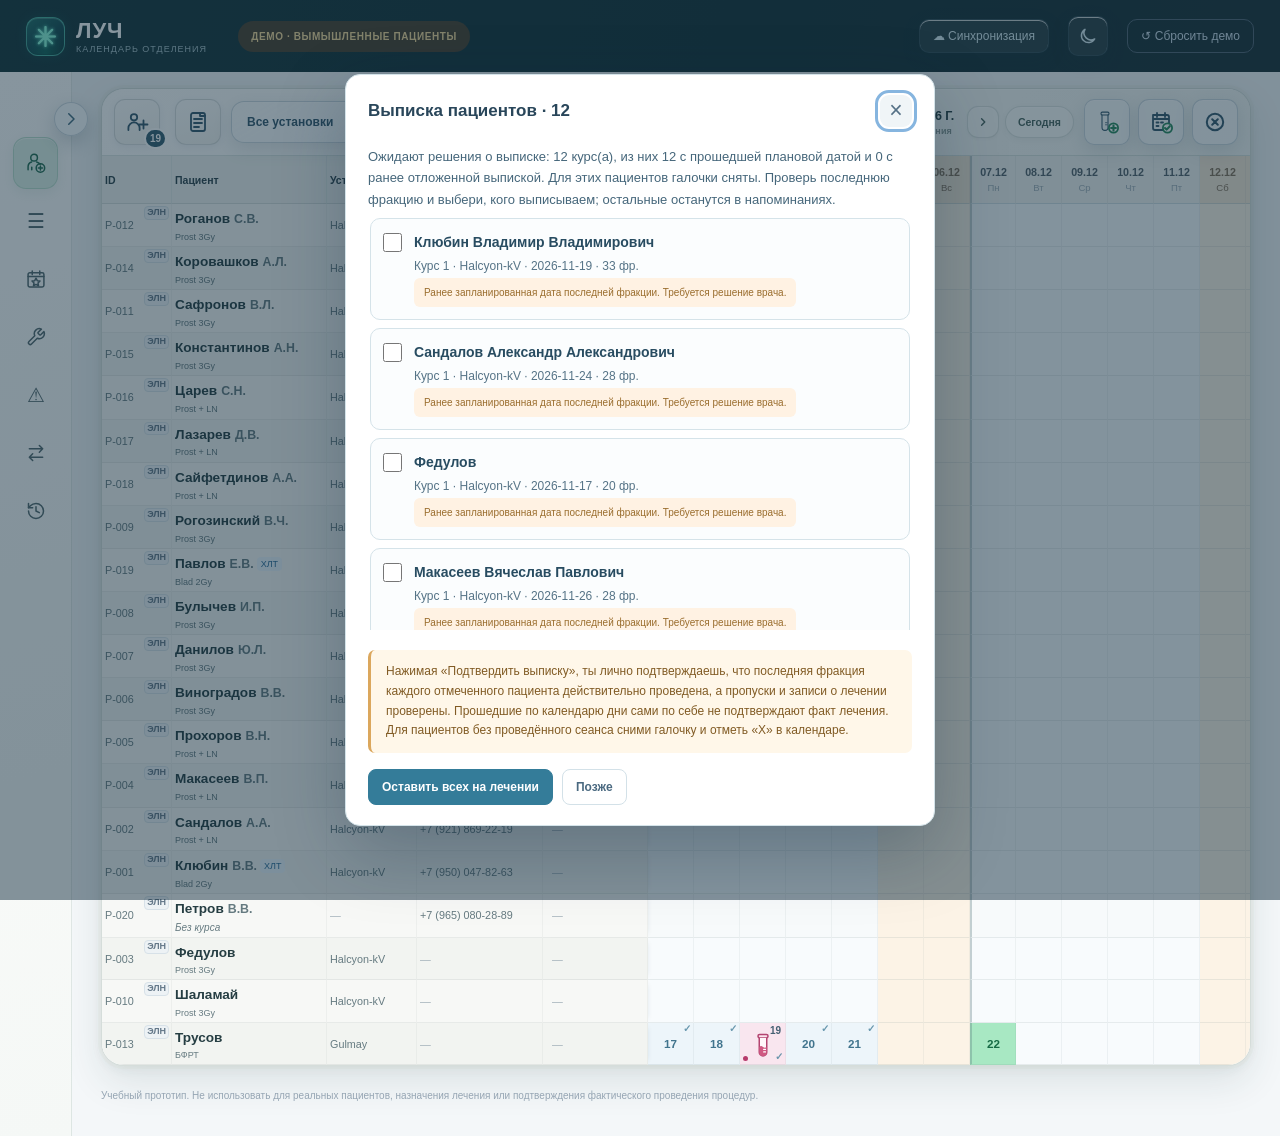
<file: index.html>
<!doctype html>
<html lang="ru">
<head>
<meta charset="utf-8">
<meta name="viewport" content="width=device-width,initial-scale=1,viewport-fit=cover">
<meta name="theme-color" content="#172b38">
<meta name="description" content="ЛУЧ: демонстрационный календарь лучевой терапии.">
<script>
/* Apply saved presentation preference before CSS loads; keep it out of patient sync. */
(function(){
 var pref='light';
 try{pref=localStorage.getItem('luch-theme-preference')||'light'}catch(e){}
 if(pref!=='light'&&pref!=='dark'&&pref!=='system')pref='light';
 var dark=pref==='dark'||(pref==='system'&&window.matchMedia&&window.matchMedia('(prefers-color-scheme: dark)').matches);
 document.documentElement.dataset.theme=dark?'dark':'light';
 document.documentElement.style.colorScheme=dark?'dark':'light';
 if(dark)document.querySelector('meta[name="theme-color"]').setAttribute('content','#111a23');
})();
</script>
<link rel="stylesheet" href="./style.css?v=1.62">
<link rel="stylesheet" href="./catalog-ui.css?v=3">
<link rel="stylesheet" href="./theme-dark.css?v=4">
<link rel="stylesheet" href="./glass-ui.css?v=28">
<link rel="stylesheet" href="./mobile-week.css?v=21">
<link rel="manifest" href="./manifest.webmanifest">
<link rel="icon" type="image/svg+xml" href="./icon.svg">
<title>ЛУЧ · Календарь</title>
</head>
<body>
<div class="app">
<header class="topbar">
 <div class="logo"><span class="mark brand-glass-mark" aria-hidden="true"><svg class="brand-rays" viewBox="0 0 40 40" width="29" height="29" fill="none" xmlns="http://www.w3.org/2000/svg" focusable="false" aria-hidden="true"><g class="brand-rays-glow" stroke="#75F6D7" stroke-width="5" stroke-linecap="round"><path d="M20 7V33M7 20H33M10.8 10.8L29.2 29.2M29.2 10.8L10.8 29.2"/></g><g class="brand-rays-core" stroke="#8DF7D9" stroke-width="2.9" stroke-linecap="round"><path d="M20 7V33M7 20H33M10.8 10.8L29.2 29.2M29.2 10.8L10.8 29.2"/></g></svg></span><span><b>ЛУЧ</b><small>Календарь отделения</small></span></div>
 <button type="button" id="mobile-top-add" class="mobile-top-add" aria-label="Добавить пациента. Активных пациентов: 0">
  <span class="mobile-top-add-icon" aria-hidden="true"><svg viewBox="0 0 24 24" fill="none" stroke="currentColor" stroke-width="1.8" stroke-linecap="round" stroke-linejoin="round"><circle cx="9" cy="7.3" r="3.2"/><path d="M3.4 20v-2a5.6 5.6 0 0 1 11.2 0v2"/><path d="M18.5 10.5v8M14.5 14.5h8"/></svg></span>
  <span id="mobile-top-active-count" class="mobile-top-active-count" aria-hidden="true">0</span>
 </button>
 <div class="demo"><span>ДЕМО</span><span class="topbar-demo-extra"> · ВЫМЫШЛЕННЫЕ ПАЦИЕНТЫ</span></div>
 <button id="cloud-open" type="button" aria-label="Настройки синхронизации" title="Синхронизация вымышленных данных"><span aria-hidden="true">☁</span> <span class="topbar-cloud-label">Синхронизация</span></button>
 <div class="theme-switcher">
  <button type="button" id="theme-toggle" aria-haspopup="true" aria-expanded="false" aria-controls="theme-menu" aria-label="Тема оформления" title="Тема оформления">
   <svg class="theme-icon theme-icon-moon" viewBox="0 0 24 24" width="20" height="20" fill="none" stroke="currentColor" stroke-width="1.8" stroke-linecap="round" stroke-linejoin="round" aria-hidden="true"><path d="M20 15.6A8.5 8.5 0 0 1 8.4 4 8.5 8.5 0 1 0 20 15.6Z"/></svg>
   <svg class="theme-icon theme-icon-sun" viewBox="0 0 24 24" width="20" height="20" fill="none" stroke="currentColor" stroke-width="1.8" stroke-linecap="round" stroke-linejoin="round" aria-hidden="true"><circle cx="12" cy="12" r="4"/><path d="M12 2v2m0 16v2M4.93 4.93l1.42 1.42m11.3 11.3 1.42 1.42M2 12h2m16 0h2M4.93 19.07l1.42-1.42M17.65 6.35l1.42-1.42"/></svg>
  </button>
  <div id="theme-menu" class="theme-menu" role="group" aria-label="Выбор оформления ЛУЧ" hidden>
   <button type="button" data-theme-preference="light" aria-pressed="true"><span aria-hidden="true">☀</span> Светлая</button>
   <button type="button" data-theme-preference="dark" aria-pressed="false"><span aria-hidden="true">☾</span> Тёмная</button>
   <button type="button" data-theme-preference="system" aria-pressed="false"><span aria-hidden="true">◐</span> Системная</button>
  </div>
 </div>
  <button id="reset" title="Восстановить демо">↺ <span class="long">Сбросить демо</span></button>
</header>
<div class="layout">
<aside class="sidebar">
 <div class="sidebar-heading">РАБОЧЕЕ ПРОСТРАНСТВО</div>
 <button class="nav active" data-view="calendar"><span aria-hidden="true"><svg viewBox="0 0 24 24" width="20" height="20" fill="none" stroke="currentColor" stroke-width="1.8" stroke-linecap="round" stroke-linejoin="round" style="vertical-align:middle" focusable="false"><circle cx="9.7" cy="5.6" r="4"/><path d="M6.7 10.8C4 11.6 2.5 13.7 2.5 16.6V20M12.7 10.8c2 .5 3.5 1.6 4.3 2.6M6.9 17V20"/><circle cx="17.3" cy="18" r="5.1"/><path d="M17.3 15.5v5M14.8 18h5"/></svg></span><b>Пациенты</b></button>
 
 <button class="nav" data-view="ctv-catalog"><span>☰</span><b>Справочник CTV</b></button>
 <button class="nav" data-view="workdays"><span aria-hidden="true"><svg viewBox="0 0 24 24" width="20" height="20" fill="none" stroke="currentColor" stroke-width="1.8" stroke-linecap="round" stroke-linejoin="round" style="vertical-align:middle" focusable="false"><rect x="2.5" y="4.5" width="19" height="17" rx="2"/><path d="M7.5 2.5v4M16.5 2.5v4M2.5 9h19"/><path d="m12 11 1.5 3 3.3.5-2.4 2.4.6 3.2-3-1.6-3 1.6.6-3.2-2.4-2.4 3.3-.5z"/></svg></span><b>Рабочие дни / праздники</b></button>
 <button class="nav" data-view="maintenance"><span aria-hidden="true"><svg viewBox="0 0 24 24" width="20" height="20" fill="none" stroke="currentColor" stroke-width="1.8" stroke-linecap="round" stroke-linejoin="round" style="vertical-align:middle" focusable="false"><path d="M14.7 6.3a1 1 0 0 0 0 1.4l1.6 1.6a1 1 0 0 0 1.4 0l3.77-3.77a6 6 0 0 1-7.94 7.94l-6.91 6.91a2.12 2.12 0 0 1-3-3l6.91-6.91a6 6 0 0 1 7.94-7.94z"/></svg></span><b>ТО установок</b></button>
 <button class="nav" data-view="breakdowns"><span>⚠</span><b>Поломки аппаратов</b></button>
 <button class="nav" data-view="transfers"><span aria-hidden="true"><svg viewBox="0 0 24 24" width="20" height="20" fill="none" stroke="currentColor" stroke-width="1.8" stroke-linecap="round" stroke-linejoin="round" style="vertical-align:middle" focusable="false"><path d="M4 7h16m-4-4 4 4-4 4M20 17H4m4-4-4 4 4 4"/></svg></span><b>Переводы пациентов</b></button>
 <button class="nav" data-view="journal"><span aria-hidden="true"><svg viewBox="0 0 24 24" width="20" height="20" fill="none" stroke="currentColor" stroke-width="1.8" stroke-linecap="round" stroke-linejoin="round" style="vertical-align:middle" focusable="false"><path d="M3 12a9 9 0 1 0 9-9 9.75 9.75 0 0 0-6.74 2.74L3 8"/><path d="M3 3v5h5"/><path d="M12 7v5l4 2"/></svg></span><b>История действий</b></button>
 <div class="sidebar-note"><b>Прототип 1.0</b><p>Изменения сохраняются локально. Синхронизация доступна только после подключения тестового Firebase через ☁ и только для вымышленных данных.</p></div>
</aside>
<main>
<h1 id="title" class="sr-only">Пациенты</h1>
<section data-panel="calendar" class="workspace">
<div class="toolbar">
 <div class="filters"><button id="calendar-add-patient" type="button" class="action-with-icon" data-tooltip="Добавить пациента" aria-label="Добавить пациента">
  <span class="action-icon" aria-hidden="true"><svg viewBox="0 0 24 24" fill="none" stroke="currentColor" stroke-width="1.8" stroke-linecap="round" stroke-linejoin="round"><circle cx="9" cy="7.3" r="3.2"/><path d="M3.4 20v-2a5.6 5.6 0 0 1 11.2 0v2"/><path d="M18.5 10.5v8M14.5 14.5h8"/></svg></span><span class="calendar-active-count" id="calendar-active-count" aria-hidden="true">0</span>
 </button><button id="discharge-text-open" type="button" class="action-with-icon" data-tooltip="Список выписок на следующую неделю" aria-label="Сформировать список выписок на неделю">
  <span class="action-icon" aria-hidden="true"><svg viewBox="0 0 24 24" fill="none" stroke="currentColor" stroke-width="1.8" stroke-linecap="round" stroke-linejoin="round"><rect x="5" y="3" width="14" height="18" rx="2"/><path d="M8 9h8M8 13h8M8 17h5"/><path d="M14 3v3h5"/></svg></span>
 </button><select id="filter" aria-label="Установка"><option value="">Все установки</option></select><span class="count" id="selected-count">Выберите ячейки</span><button id="clear-selected" type="button" class="clear-selection hidden">Снять выделение</button></div>
 <div class="stats" id="stats" data-panel="calendar"></div>
 <div class="calendar-toolbar-right">
  <div class="month-controls" role="group" aria-label="Навигация по месяцам календаря"><button id="prev" aria-label="Предыдущий месяц" type="button" class="month-nav-btn"><svg class="month-nav-icon" viewBox="0 0 20 20" fill="none" stroke="currentColor" stroke-width="2" stroke-linecap="round" stroke-linejoin="round" aria-hidden="true" focusable="false"><path d="M12 5.5 7.5 10 12 14.5"/></svg></button><b id="month" aria-live="polite"></b><button id="next" aria-label="Следующий месяц" type="button" class="month-nav-btn"><svg class="month-nav-icon" viewBox="0 0 20 20" fill="none" stroke="currentColor" stroke-width="2" stroke-linecap="round" stroke-linejoin="round" aria-hidden="true" focusable="false"><path d="M8 5.5 12.5 10 8 14.5"/></svg></button><button id="reset-month" title="Вернуться к текущей неделе">Сегодня</button></div>
<div class="actions">
  <button class="primary action-with-icon" id="assign" type="button" data-tooltip="Назначить анализ крови" aria-label="Назначить анализ крови"><span class="action-icon" aria-hidden="true"><svg viewBox="0 0 24 24" width="24" height="24" fill="none" focusable="false" aria-hidden="true">
   <g transform="translate(2 0.5) scale(0.5 0.53)">
    <rect x="8" y="3" width="16" height="5.5" rx="2.5" fill="none" stroke="currentColor" stroke-width="2.1"/>
    <path d="M10 8.5v23a6 6 0 0 0 12 0v-23" fill="none" stroke="currentColor" stroke-width="2.1" stroke-linejoin="round"/>
    <path d="M17 23h3M17 27h3" stroke="currentColor" stroke-width="1.5" stroke-linecap="round"/>
   </g>
   <circle cx="18.5" cy="18" r="4.6" fill="#fff" stroke="#288A5E"/>
   <path d="M18.5 15.6v4.8M16.1 18h4.8" stroke="#288A5E" stroke-width="2.1" stroke-linecap="round"/>
  </svg></span></button>
  <button id="issue" type="button" class="action-with-icon" data-tooltip="Выдать направления за неделю" aria-label="Выдать направления за неделю"><span class="action-icon" aria-hidden="true">✓</span></button>
  <button id="skip" type="button" class="action-with-icon" data-tooltip="Пропустить сеанс — сначала выбери ячейки" aria-label="Пропустить сеанс"><span class="action-icon" aria-hidden="true"><svg viewBox="0 0 24 24" width="24" height="24" fill="none" stroke="currentColor" stroke-width="1.8" stroke-linecap="round" stroke-linejoin="round" focusable="false" aria-hidden="true"><circle cx="12" cy="12" r="8.2" stroke-width="2"/><path d="M9.2 9.2l5.6 5.6m0-5.6-5.6 5.6" stroke-width="2"/></svg></span></button>
 </div>
 </div>
</div>
<section id="mobile-patient-shell" class="mobile-only mobile-patient-shell" aria-label="Мобильный календарь пациентов">
 <header class="mobile-patient-header">
  <div><span class="mobile-eyebrow">ЛУЧ · Календарь отделения</span><h2 id="mobile-page-title">Пациенты</h2></div>
 </header>
 <div id="mobile-card-view">
  <div class="mobile-search-row">
   <div class="mobile-search-expandable" id="mobile-search-expandable">
    <button type="button" id="mobile-search-toggle" class="mobile-search-toggle" aria-expanded="false" aria-controls="mobile-search" aria-label="Открыть поиск пациентов">
     <svg viewBox="0 0 24 24" width="22" height="22" fill="none" stroke="currentColor" stroke-width="1.9" stroke-linecap="round" stroke-linejoin="round" aria-hidden="true"><circle cx="10.8" cy="10.8" r="6.2"/><path d="m15.4 15.4 4.1 4.1"/></svg>
    </button>
    <input id="mobile-search" type="search" placeholder="Поиск пациента…" autocomplete="off" aria-label="Поиск пациентов" disabled>
    <button type="button" id="mobile-search-close" class="mobile-search-close" aria-label="Свернуть и очистить поиск" disabled>×</button>
   </div>
   <div class="mobile-week-navigation" role="group" aria-label="Выбор недели">
    <button type="button" data-mobile-week-shift="-1" aria-label="Предыдущая неделя">‹</button>
    <span id="mobile-week-range" aria-live="polite"></span>
    <button type="button" data-mobile-week-shift="1" aria-label="Следующая неделя">›</button>
    <label class="mobile-date-jump" for="mobile-week-date" title="Выбрать дату"><svg class="mobile-tab-icon" viewBox="0 0 24 24" fill="none" stroke="currentColor" stroke-linecap="round" stroke-linejoin="round" aria-hidden="true"><rect x="2.5" y="4.5" width="19" height="17" rx="2"/><path d="M7.5 2.5v4M16.5 2.5v4M2.5 9h19"/></svg><input type="date" id="mobile-week-date" aria-label="Дата для просмотра недели"></label>
   </div>
   <div id="mobile-filter-control" class="mobile-linac-filter" title="Все установки">
    <svg class="mobile-linac-icon" viewBox="0 0 32 32" fill="none" stroke="currentColor" stroke-width="1.85" stroke-linecap="round" stroke-linejoin="round" aria-hidden="true" focusable="false">
     <path d="M9 6.5h9.3c6.2 0 9.5 4.5 9.5 10.3V27h-9.1"/>
     <path d="M10.6 11.4h7c3.8 0 6 2.9 6 6.6v2.2c0 3.5-2 5.7-4.9 6.8"/>
     <rect x="6.1" y="6.5" width="10.3" height="5" rx="1.5"/>
     <path d="M8 11.5v2.5h6.6v-2.5M10.2 14v2h2.3v-2"/>
     <rect x="3.4" y="23.2" width="15.4" height="3.2" rx="1.6"/>
     <path d="M7.2 26.4V29h7.6v-2.6"/>
    </svg>
    <select id="mobile-filter" aria-label="Фильтр установок"><option value="">Все установки</option></select>
   </div>
  </div>
  <div id="mobile-card-list" class="mobile-card-list" aria-live="off"></div>
 </div>
 <section id="mobile-task-view" class="mobile-secondary-screen" aria-label="Мои задачи" hidden>
  <div class="mobile-task-navigation">
   <button type="button" data-mobile-task-shift="-1" aria-label="Предыдущий день">‹</button>
   <strong id="mobile-task-day"></strong>
   <button type="button" data-mobile-task-shift="1" id="mobile-task-next" aria-label="Следующий день">›</button>
  </div>
  <div class="mobile-task-tools">
   <label>Выбрать дату <input type="date" id="mobile-task-date" aria-label="Дата задач"></label>
   <button type="button" id="mobile-task-today" data-mobile-command="tasks-today">Сегодня</button>
  </div>
  <div id="mobile-task-list" class="mobile-task-list"></div>
 </section>
 <section id="mobile-more-view" class="mobile-secondary-screen" aria-label="Другие разделы ЛУЧ" hidden>
  <div class="mobile-more-group">
   <h3>Рабочее пространство</h3>
   <button type="button" data-mobile-section="ctv-catalog"><span class="mobile-more-icon" aria-hidden="true">☰</span> Справочник CTV <span aria-hidden="true">›</span></button>
   <button type="button" data-mobile-section="workdays"><span class="mobile-more-icon" aria-hidden="true"><svg viewBox="0 0 24 24" width="20" height="20" fill="none" stroke="currentColor" stroke-width="1.8" stroke-linecap="round" stroke-linejoin="round" style="vertical-align:middle" focusable="false"><rect x="2.5" y="4.5" width="19" height="17" rx="2"/><path d="M7.5 2.5v4M16.5 2.5v4M2.5 9h19"/><path d="m12 11 1.5 3 3.3.5-2.4 2.4.6 3.2-3-1.6-3 1.6.6-3.2-2.4-2.4 3.3-.5z"/></svg></span> Рабочие дни и праздники <span aria-hidden="true">›</span></button>
   <button type="button" data-mobile-section="maintenance"><span class="mobile-more-icon" aria-hidden="true"><svg viewBox="0 0 24 24" width="20" height="20" fill="none" stroke="currentColor" stroke-width="1.8" stroke-linecap="round" stroke-linejoin="round" style="vertical-align:middle" focusable="false"><path d="M14.7 6.3a1 1 0 0 0 0 1.4l1.6 1.6a1 1 0 0 0 1.4 0l3.77-3.77a6 6 0 0 1-7.94 7.94l-6.91 6.91a2.12 2.12 0 0 1-3-3l6.91-6.91a6 6 0 0 1 7.94-7.94z"/></svg></span> ТО установок <span aria-hidden="true">›</span></button>
   <button type="button" data-mobile-section="breakdowns"><span class="mobile-more-icon" aria-hidden="true">⚠</span> Поломки аппаратов <span aria-hidden="true">›</span></button>
   <button type="button" data-mobile-section="transfers"><span class="mobile-more-icon" aria-hidden="true"><svg viewBox="0 0 24 24" width="20" height="20" fill="none" stroke="currentColor" stroke-width="1.8" stroke-linecap="round" stroke-linejoin="round" style="vertical-align:middle" focusable="false"><path d="M4 7h16m-4-4 4 4-4 4M20 17H4m4-4-4 4 4 4"/></svg></span> Переводы пациентов <span aria-hidden="true">›</span></button>
   <button type="button" data-mobile-section="journal"><span class="mobile-more-icon" aria-hidden="true"><svg viewBox="0 0 24 24" width="20" height="20" fill="none" stroke="currentColor" stroke-width="1.8" stroke-linecap="round" stroke-linejoin="round" style="vertical-align:middle" focusable="false"><path d="M3 12a9 9 0 1 0 9-9 9.75 9.75 0 0 0-6.74 2.74L3 8"/><path d="M3 3v5h5"/><path d="M12 7v5l4 2"/></svg></span> История действий <span aria-hidden="true">›</span></button>
  </div>
  <div class="mobile-more-group">
   <h3>Инструменты</h3>
   <button type="button" data-mobile-command="register"><span class="mobile-more-icon" aria-hidden="true"><svg viewBox="0 0 24 24" width="20" height="20" fill="none" stroke="currentColor" stroke-width="1.8" stroke-linecap="round" stroke-linejoin="round" style="vertical-align:middle" focusable="false"><circle cx="9.7" cy="5.6" r="4"/><path d="M6.7 10.8C4 11.6 2.5 13.7 2.5 16.6V20M12.7 10.8c2 .5 3.5 1.6 4.3 2.6M6.9 17V20"/><circle cx="17.3" cy="18" r="5.1"/><path d="M17.3 15.5v5M14.8 18h5"/></svg></span> Все пациенты / архив <span aria-hidden="true">›</span></button>
   <button type="button" data-mobile-command="export"><span class="mobile-more-icon" aria-hidden="true"><svg viewBox="0 0 24 24" fill="none" stroke="currentColor" stroke-width="1.8" stroke-linecap="round" stroke-linejoin="round"><rect x="5" y="3" width="14" height="18" rx="2"/><path d="M8 9h8M8 13h8M8 17h5"/><path d="M14 3v3h5"/></svg></span> Список выписок <span aria-hidden="true">›</span></button>
   <button type="button" data-mobile-command="cloud"><span class="mobile-more-icon" aria-hidden="true">☁</span> Синхронизация <span aria-hidden="true">›</span></button>
   <button type="button" data-mobile-command="desktop"><span class="mobile-more-icon" aria-hidden="true"><svg class="mobile-tab-icon" viewBox="0 0 24 24" fill="none" stroke="currentColor" stroke-linecap="round" stroke-linejoin="round" aria-hidden="true"><rect x="2.5" y="4.5" width="19" height="17" rx="2"/><path d="M7.5 2.5v4M16.5 2.5v4M2.5 9h19"/></svg></span> Полная таблица ПК <span aria-hidden="true">›</span></button>
   <button type="button" data-mobile-command="reset"><span class="mobile-more-icon" aria-hidden="true">↺</span> Сбросить демо-данные <span aria-hidden="true">›</span></button>
  </div>
 </section>
 <div id="mobile-selection" class="mobile-selection" hidden>
  <span id="mobile-selection-count">Выбрано: 0</span>
  <button type="button" data-mobile-command="clear">Сбросить</button>
  <button type="button" data-mobile-action-open class="mobile-selection-primary">Действия…</button>
 </div>
</section>
<div class="scroll"><table id="calendar" class="calendar"><thead></thead><tbody></tbody></table></div>
<div id="calendar-cell-menu" class="calendar-cell-context-menu hidden" role="menu" aria-label="Действия с сеансами и анализами"></div>
</section>
<div id="today-tasks-popover" class="today-tasks-popover hidden" role="region" aria-label="Список задач"></div>

<dialog id="patient-card-dialog" class="patient-card-drawer" aria-labelledby="patient-card-title">
 <div class="patient-card-top">
  <div><span class="patient-card-kicker">КАРТОЧКА ПАЦИЕНТА</span><h2 id="patient-card-title">Данные и лечение</h2></div>
  <div class="patient-card-top-actions">
   <button id="patient-card-register-toggle" type="button" aria-expanded="false" aria-controls="patient-card-register">Все пациенты / архив</button>
   <button id="patient-card-close" type="button" class="patient-card-close" aria-label="Закрыть карточку" title="Закрыть карточку">×</button>
  </div>
 </div>
 <div class="patient-card-scroll">
 <section class="patient-card-content">
 
 <div class="patients-register hidden" id="patient-card-register">
  <div class="section-title"><h2>Все пациенты и архив</h2><button type="button" class="primary patient-new" id="patient-new">+ Добавить пациента</button></div>
  <div class="register-toolbar">
   <label for="patient-search">Поиск
    <input id="patient-search" type="search" placeholder="ФИО, ID, Ds, CTV, телефон, заметки…" autocomplete="off">
   </label>
   <label for="patient-status-filter">Показать
    <select id="patient-status-filter">
     <option value="all">Все пациенты и курсы</option>
     <option value="active">На лечении</option>
     <option value="planned">Ожидают начала / без курса</option>
     <option value="finished">Завершённые / архив</option>
    </select>
   </label>
   <label for="patient-sort">Сортировка
    <select id="patient-sort">
     <option value="order">Общий порядок (добавление / вручную)</option>
     <option value="name">По ФИО</option>
     <option value="start-new">Начало ЛТ: новые выше</option>
     <option value="diagnosis">По диагнозу</option>
     <option value="machine">По установке</option>
     <option value="status">По статусу</option>
    </select>
   </label>
   <span id="patient-register-count" class="register-count" aria-live="polite"></span>
  </div>
  <div id="patient-list" class="patient-register-scroll" tabindex="0" role="region" aria-label="Таблица всех пациентов и курсов. Прокручивай вбок для остальных колонок."></div>
  <p class="register-hint">Чтобы изменить порядок, зажми строку пациента левой кнопкой мыши, перетащи в нужное место и отпусти — зелёная линия покажет место вставки. В расписании работает точно так же. На телефоне удерживай ФИО, затем перетаскивай. Изменения сохраняются сразу и одинаковы в обоих разделах. Для перемещения нужен режим сортировки «Общий порядок». Несколько курсов пациента перемещаются вместе. Короткое нажатие по-прежнему открывает карточку или выбирает дату.</p>
 </div>
 <div class="patient-main patient-register-detail">
  <div id="patient-detail" class="hidden"></div>
  <div id="patient-editor" class="hidden"></div>
  <div id="patient-preview" class="preview hidden"></div>
 </div>
</section>
 </div>
</dialog>
<div id="patient-context-menu" class="patient-context-menu hidden" role="menu" aria-label="Действия с пациентом и курсом"></div>
<dialog id="patient-early-dialog" class="discharge-dialog patient-early-dialog" aria-labelledby="patient-early-title">
 <div class="issue-dialog-header">
  <h2 id="patient-early-title">Досрочное завершение курса</h2>
  <button type="button" class="issue-close" data-early-close aria-label="Закрыть">×</button>
 </div>
 <div id="patient-early-info" class="discharge-info"></div>
 <form id="patient-early-form">
  <label>Дата выписки<input type="date" name="date" required></label>
  <label>Причина
   <select name="reason" required>
    <option value="">Выбери причину</option>
    <option value="medical">По медицинским показаниям</option>
    <option value="refusal">Отказ пациента</option>
    <option value="transfer">Перевод в другое учреждение</option>
    <option value="other">Другая причина</option>
   </select>
  </label>
  <label>Комментарий<textarea name="comment" rows="3" maxlength="500" placeholder="Для другой причины обязательно"></textarea></label>
  <p class="safety-note">Досрочная выписка прекращает только будущие плановые сеансы выбранного курса. Прошедшие даты не подтверждают фактическое лечение. История процедур и направления сохраняются, а другие курсы пациента не изменяются.</p>
  <div class="discharge-actions">
   <button type="submit" class="primary">Завершить курс досрочно</button>
   <button type="button" data-early-cancel>Отмена</button>
  </div>
 </form>
</dialog>

<section data-panel="ctv-catalog" class="workspace hidden">
 <div class="section-title catalog-title"><div><h2>Справочник CTV</h2><small>Шаблоны по группам МКБ-10</small></div><button type="button" class="catalog-add-button" id="ctv-catalog-add" aria-label="Добавить CTV" title="Добавить CTV"><svg width="20" height="20" viewBox="0 0 24 24" fill="none" stroke="currentColor" stroke-width="2" stroke-linecap="round" aria-hidden="true"><path d="M12 5v14M5 12h14"/></svg></button></div>
 <p class="patient-warning">Редактируются только локальные шаблоны для вымышленных пациентов. Схемы и дозы не являются клиническим назначением. Сведения хранятся в этом браузере, без синхронизации.</p>
 <div class="catalog-controls">
  <label class="catalog-search-label">Поиск<input id="ctv-catalog-search" type="search" placeholder="Код МКБ, CTV, зона или доза…" autocomplete="off"></label>
  <label class="catalog-show-hidden"><input id="ctv-catalog-hidden" type="checkbox"> Показывать скрытые</label>
 </div>
 <div class="catalog-layout">
  <div id="ctv-catalog-list" class="catalog-list"></div>
  <div id="ctv-catalog-editor" class="catalog-editor hidden"></div>
 </div>
</section>
<section data-panel="workdays" class="workspace hidden">
 <div class="section-title"><h2>Рабочие дни и праздники</h2><span>Россия · пятидневка</span></div>
 <div class="production-calendar">
  <div class="production-header"><h3>Праздники и переносы</h3>
   <label>Год <select id="production-year"><option value="2026">2026</option><option value="2027">2027</option></select></label>
  </div>
  <p class="muted">Раскрой месяц и нажми на день. <b>Работаем</b> — сеансы будут запланированы, <b>Не работаем</b> — день пропускается. Повторное нажатие возвращает исходный график. Изменения сохраняются сразу, без подтверждения.</p>
  <div id="production-list" class="production-list" aria-label="Праздничные месяцы"></div>
  <p class="production-source">Федеральный производственный календарь РФ, 2026–2027. Региональные праздники добавляются ниже. Источники: <a href="https://www.consultant.ru/law/ref/calendar/proizvodstvennye/2026/" target="_blank" rel="noopener noreferrer">2026</a> · <a href="https://www.consultant.ru/document/cons_doc_LAW_544706/" target="_blank" rel="noopener noreferrer">2027</a>.</p>
 </div>
 <p id="workday-feedback" class="workday-feedback hidden" role="status" aria-live="polite"></p>
 <details id="workday-advanced" class="workday-advanced">
  <summary><span>Другие дни и исключения</span><small>Региональные праздники, рабочие субботы, ручные поправки</small></summary>
  <form class="workday-form" id="workday-form">
   <label>Дата <input id="workday-date" type="date" required></label>
   <label>Название / причина <input id="workday-title" type="text" maxlength="90" placeholder="Например, местный праздник"></label>
   <label>Тип дня <select id="workday-type"><option value="holiday">Праздник</option><option value="exception">Исключение рабочего графика</option></select></label>
   <label class="workday-check"><input id="workday-working" type="checkbox"> В этот день работаем</label>
   <button type="submit" class="primary">Сохранить сразу</button>
  </form>
  <p class="workday-current" id="workday-status">Выбери дату</p>
  <h3 class="workday-heading">Решения отделения</h3>
  <div id="workday-list" class="workday-list"></div>
  <p class="muted workday-note">Изменение рабочего дня автоматически пересчитывает будущие плановые сеансы и невыданные анализы перед ХТ. Даты ХТ и уже выданные направления автоматически не переносятся.</p>
 </details>
</section>
<section data-panel="maintenance" class="workspace hidden">
 <div class="section-title"><h2>ТО установок</h2><span>События влияют на график всех пациентов установки</span></div>
 <form id="maint-form" class="maintenance-form"><label>Дата<input id="maint-date" type="date" required></label><label>Установка<select id="maint-machine"></select></label><button type="submit" class="primary">Добавить ТО</button></form>
 <p class="muted maint-explain">Если это последняя фракция курса, её можно отдельно запланировать утром перед началом ТО. Другие сеансы останутся заблокированы. Такая отметка не подтверждает фактическое проведение лечения.</p>
 <div id="maintenance-list" class="item-list"></div>
 <div id="maint-preview" class="preview hidden"></div>
</section>

<section data-panel="breakdowns" class="workspace hidden">
 <div class="section-title"><h2>Поломки аппаратов</h2><span>Планирование простоя оборудования</span></div>
 <div class="operational">
  <form id="break-form" class="ops-form">
   <label>Аппарат<select id="break-machine"></select></label>
   <label>Дата поломки<input id="break-date" type="date" value="2026-11-12" required></label>
   <label class="check-line"><input id="break-resolved" type="checkbox"> Известна дата восстановления</label>
   <label id="resume-wrap" class="hidden">Первый день возобновления сеансов<input id="break-resume" type="date" value="2026-11-16"></label>
   <div class="ops-wide"><b>Кого успели пролечить до поломки?</b><p class="muted">Отметь только пациентов с фактически проведённым сеансом в этот день. Остальные фракции останутся невыполненными в модели.</p><div id="break-completed" class="candidate-list"></div></div>
   <button class="primary" type="submit">Предварительный просмотр</button>
  </form>
  <div id="break-preview" class="preview hidden"></div>
  <h3>Зарегистрированные поломки</h3>
  <div id="break-list" class="item-list"></div>
 </div>
</section>
<section data-panel="transfers" class="workspace hidden">
 <div class="section-title"><h2>Перевод на другой аппарат</h2><span>После отдельного согласования лечебного плана</span></div>
 <div class="operational">
  <p class="safety-note">Только моделирование дат! Смена установки для лучевой терапии требует проверки совместимости, плана, дозиметрии/QA и допуска клинической команды. Отметка здесь не означает разрешение проводить лечение.</p>
  <form id="transfer-form" class="ops-form">
   <label>Пациент<select id="transfer-patient"></select></label>
   <label>Новый аппарат<select id="transfer-machine"></select></label>
   <label>Дата начала на новом аппарате<input id="transfer-date" type="date" value="2026-11-16" required></label>
   <div class="ops-wide muted" id="transfer-current"></div>
   <button class="primary" type="submit">Предварительный просмотр</button>
  </form>
  <div id="transfer-preview" class="preview hidden"></div>
  <h3>Переводы пациентов</h3>
  <div id="transfer-list" class="item-list"></div>
 </div>
</section>
<section data-panel="journal" class="workspace hidden"><div class="section-title"><h2>История изменений</h2><span>Только для этого браузера</span></div><div id="journal-list" class="item-list"></div></section>
<footer>Учебный прототип. Не использовать для реальных пациентов, назначения лечения или подтверждения фактического проведения процедур.</footer>
</main>
</div></div>
<dialog id="issue-dialog" class="issue-dialog" aria-labelledby="issue-dialog-title">
 <div class="issue-dialog-header">
  <h2 id="issue-dialog-title">Выдать направления за неделю</h2>
  <button id="issue-dialog-close" type="button" class="issue-close" aria-label="Закрыть">×</button>
 </div>
 <p class="issue-dialog-hint">Выбери нужную неделю. Будут отмечены только уже назначенные, но ещё не выданные направления.</p>
 <div class="issue-week-controls">
  <label>Неделя в открытом календаре<select id="issue-week-options"></select></label>
  <label>Или любая дата нужной недели<input type="date" id="issue-week-date"></label>
 </div>
 <div id="issue-week-preview" class="issue-week-preview" aria-live="polite"></div>
 <div class="issue-dialog-actions">
  <button id="issue-week-confirm" type="button" class="primary">Подтвердить выдачу</button>
  <button id="issue-week-cancel" type="button">Отмена</button>
 </div>
</dialog>
<dialog id="chemo-change-dialog" class="issue-dialog chemo-change-dialog" aria-labelledby="chemo-change-title">
 <div class="issue-dialog-header">
  <h2 id="chemo-change-title">Изменить введение ХТ</h2>
  <button id="chemo-change-close" type="button" class="issue-close" aria-label="Закрыть">×</button>
 </div>
 <div id="chemo-change-info" class="chemo-change-info"></div>
 <form id="chemo-change-form">
  <label id="chemo-change-date-row" class="chemo-change-field">
   Новая дата введения ХТ
   <input id="chemo-change-date" name="date" type="date">
  </label>
  <label class="chemo-change-field">
   Причина изменения (необязательно)
   <textarea id="chemo-change-reason" name="reason" maxlength="300" rows="2" placeholder="Можно указать причину (необязательно)"></textarea>
  </label>
  <div id="chemo-change-preview" class="chemo-change-preview" aria-live="polite"></div>
  <label class="chemo-change-agree"><input id="chemo-change-check" type="checkbox" required> Подтверждаю изменение организационного плана ХТ; назначения, анализы и фактическое проведение проверяются врачом отдельно.</label>
  <div class="issue-dialog-actions">
   <button type="button" id="chemo-change-back">Назад</button>
   <button type="submit" id="chemo-change-confirm" class="primary" disabled>Сохранить изменения</button>
  </div>
 </form>
</dialog>
<dialog id="discharge-text-dialog" class="discharge-dialog discharge-text-dialog" aria-labelledby="discharge-text-title">
 <div class="issue-dialog-header">
  <h2 id="discharge-text-title">Список выписок</h2>
  <button id="discharge-text-close" type="button" class="issue-close" aria-label="Закрыть список выписок">×</button>
 </div>
 <p class="discharge-text-hint">Все пациенты, у которых последняя <b>запланированная</b> фракция приходится на выбранную неделю. Список не подтверждает проведение лечения или выписку.</p>
 <div class="discharge-text-week-nav" role="group" aria-label="Выбор недели выписок">
  <button id="discharge-text-prev" type="button" aria-label="Предыдущая неделя" title="Предыдущая неделя">‹</button>
  <strong id="discharge-text-week-label" aria-live="polite"></strong>
  <button id="discharge-text-next" type="button" aria-label="Следующая неделя" title="Следующая неделя">›</button>
  <label class="discharge-text-week-picker">Выбрать дату
   <input type="date" id="discharge-text-date" aria-label="Дата в нужной неделе">
  </label>
  <button id="discharge-text-default" type="button" title="Вернуться к следующей неделе">Следующая неделя</button>
 </div>
 <p id="discharge-text-summary" class="discharge-text-summary" role="status" aria-live="polite"></p>
 <label class="discharge-text-output-label" for="discharge-text-output">Готовый текст</label>
 <textarea id="discharge-text-output" rows="9" readonly spellcheck="false" aria-label="Текст списка выписок для копирования"></textarea>
 <div class="discharge-text-copy-actions">
  <button id="discharge-text-copy" type="button" class="discharge-text-copy-button" aria-label="Скопировать список выписок" title="Скопировать текст">
   <svg viewBox="0 0 24 24" width="20" height="20" fill="none" stroke="currentColor" stroke-width="1.8" stroke-linecap="round" stroke-linejoin="round" aria-hidden="true" focusable="false">
    <rect x="8" y="8" width="12" height="13" rx="2"/><path d="M16 8V5a2 2 0 0 0-2-2H6a2 2 0 0 0-2 2v10a2 2 0 0 0 2 2h2"/>
   </svg>
  </button>
 </div>
</dialog>
<dialog id="discharge-dialog" class="discharge-dialog" aria-labelledby="discharge-dialog-title">
 <div class="issue-dialog-header">
  <h2 id="discharge-dialog-title">Выписка пациентов</h2>
  <button type="button" id="discharge-dialog-close" class="issue-close" aria-label="Закрыть">×</button>
 </div>
 <div id="discharge-info" class="discharge-info"></div>
 <p class="safety-note">Нажимая «Подтвердить выписку», ты лично подтверждаешь, что последняя фракция каждого отмеченного пациента действительно проведена, а пропуски и записи о лечении проверены. Прошедшие по календарю дни сами по себе не подтверждают факт лечения. Для пациентов без проведённого сеанса сними галочку и отметь «Х» в календаре.</p>
 <div class="discharge-actions">
  <button type="button" id="discharge-confirm" class="primary">Подтвердить выписку</button>
  <button type="button" id="discharge-later">Позже</button>
 </div>
</dialog>
<dialog id="cloud-dialog" class="discharge-dialog cloud-dialog" aria-labelledby="cloud-title">
 <div class="issue-dialog-header">
  <h2 id="cloud-title">☁ Синхронизация ЛУЧ (только демо)</h2>
  <button type="button" id="cloud-close" class="issue-close" aria-label="Закрыть">×</button>
 </div>
 <p class="safety-note">Запрещено загружать реальные персональные и медицинские данные. Подключение добровольное. До подключения изменения остаются в браузере. Используй один и тот же тестовый аккаунт Firebase на всех устройствах.</p>
 <p id="cloud-mode" class="cloud-mode">Не подключено</p>
 <p id="cloud-status" class="cloud-status" role="status" aria-live="polite">Синхронизация выключена.</p>
 <div class="cloud-fields">
  <label>Публичная конфигурация Firebase Web app
   <textarea id="cloud-config" rows="4" spellcheck="false" placeholder='{"apiKey":"…","authDomain":"…","projectId":"…","appId":"…"}'></textarea></label>
  <label>E-mail тестового аккаунта
   <input type="email" id="cloud-email" autocomplete="username" placeholder="test@example.com"></label>
  <label>Пароль (не хранится в ЛУЧ)
   <input type="password" id="cloud-password" autocomplete="current-password"></label>
 </div>
 <div class="discharge-actions">
  <button type="button" id="cloud-login" class="primary">Подключить</button>
  <button type="button" id="cloud-signout" disabled>Выйти</button>
 </div>
 <label class="cloud-synthetic"><input type="checkbox" id="cloud-synthetic"> Подтверждаю: здесь только вымышленные или надёжно обезличенные учебные записи, нет реальных пациентов.</label>
 <div class="discharge-actions cloud-data-actions">
  <button type="button" id="cloud-first-upload" hidden>Отправить мою тестовую таблицу в пустое облако</button>
  <button type="button" id="cloud-accept" hidden>Принять облачную версию</button>
  <button type="button" id="cloud-retry" hidden>Повторить отправку</button>
  <button type="button" id="cloud-export">Скачать локальную копию JSON</button>
 </div>
 <div id="cloud-conflict-tools" class="cloud-start-recovery" hidden>
  <h3>Разрешить конфликт: оставить версию этого устройства</h3>
  <p class="muted">Вся облачная таблица будет заменена локальной, включая расписания и отметки. Сначала сохрани обе версии в один JSON-файл и проверь его в загрузках.</p>
  <div class="discharge-actions">
   <button type="button" id="cloud-conflict-download">1. Скачать обе версии JSON</button>
  </div>
  <div id="cloud-conflict-confirm-row" hidden>
   <label class="cloud-synthetic"><input type="checkbox" id="cloud-conflict-confirm"> Проверил скачанный файл с обеими версиями и выбираю данные этого устройства как основные.</label>
  </div>
  <div class="discharge-actions">
   <button type="button" id="cloud-promote-local" disabled>2. Сделать эту версию основной</button>
  </div>
 </div>
 <div class="cloud-start-recovery">
  <h3>Восстановление исчезнувших дат ЛТ</h3>
  <p class="muted">Только из ранее сохранённой истории и локальных копий. Никакие даты не придумываются.</p>
  <div class="discharge-actions">
   <button type="button" id="cloud-recover-dates">Найти прежние даты ЛТ</button>
   <label class="cloud-recovery-import">Или выбрать JSON-копию
    <input id="cloud-recovery-file" type="file" accept=".json,application/json">
   </label>
  </div>
  <div id="cloud-recovery-preview" class="course-recovery-preview" aria-live="polite" hidden></div>
 </div>
 <p class="cloud-explain">На втором устройстве подключись под тем же тестовым аккаунтом и нажми «Принять облачную версию». После этого изменения начнут приходить автоматически. Одновременные несовместимые правки не объединяются: при конфликте запись блокируется, локальная копия сохраняется.</p>
</dialog>
<nav id="mobile-bottom-nav" class="mobile-only mobile-bottom-nav" aria-label="Навигация по приложению">
 <button type="button" data-mobile-tab="patients" class="is-current" aria-current="page"><svg class="mobile-tab-icon" viewBox="0 0 24 24" fill="none" stroke="currentColor" stroke-linecap="round" stroke-linejoin="round" aria-hidden="true"><circle cx="9.7" cy="5.6" r="4"/><path d="M6.7 10.8C4 11.6 2.5 13.7 2.5 16.6V20M12.7 10.8c2 .5 3.5 1.6 4.3 2.6M6.9 17V20"/><circle cx="17.3" cy="18" r="5.1"/><path d="M17.3 15.5v5M14.8 18h5"/></svg>Пациенты</button>
 <button type="button" data-mobile-tab="tasks"><svg class="mobile-tab-icon" viewBox="0 0 24 24" fill="none" stroke="currentColor" stroke-linecap="round" stroke-linejoin="round" aria-hidden="true"><rect x="3.5" y="3.5" width="17" height="17" rx="3.2"/><path d="m7.7 11.9 3 3 5.8-6"/></svg>Задачи <small id="mobile-tab-tasks-count"></small></button>
 <button type="button" data-mobile-tab="calendar"><svg class="mobile-tab-icon" viewBox="0 0 24 24" fill="none" stroke="currentColor" stroke-linecap="round" stroke-linejoin="round" aria-hidden="true"><rect x="2.5" y="4.5" width="19" height="17" rx="2"/><path d="M7.5 2.5v4M16.5 2.5v4M2.5 9h19"/></svg>Календарь</button>
 <button type="button" data-mobile-tab="more"><svg class="mobile-tab-icon" viewBox="0 0 24 24" fill="currentColor" stroke="none" aria-hidden="true"><circle cx="5" cy="12" r="1.8"/><circle cx="12" cy="12" r="1.8"/><circle cx="19" cy="12" r="1.8"/></svg>Ещё</button>
</nav>
<button id="mobile-exit-desktop" type="button" class="mobile-only mobile-desktop-exit">← Вернуться к карточкам</button>
<dialog id="mobile-actions-dialog" class="mobile-actions-dialog" aria-labelledby="mobile-actions-title">
 <div class="mobile-action-grabber" aria-hidden="true"></div>
 <div class="mobile-actions-head"><div><h2 id="mobile-actions-title">Действия с расписанием</h2><small id="mobile-actions-summary"></small></div>
 <button type="button" data-mobile-actions-close aria-label="Закрыть действия">×</button></div>
 <div id="mobile-actions-list" class="mobile-actions-list"></div>
 <p class="mobile-actions-footnote">Изменения расписания не являются клиническим подтверждением проведения процедур.</p>
</dialog>
<div role="status" aria-live="polite" id="toast" class="toast"></div>
<script type="module" src="./app.mjs?v=1.109"></script>
</body></html>
</file>
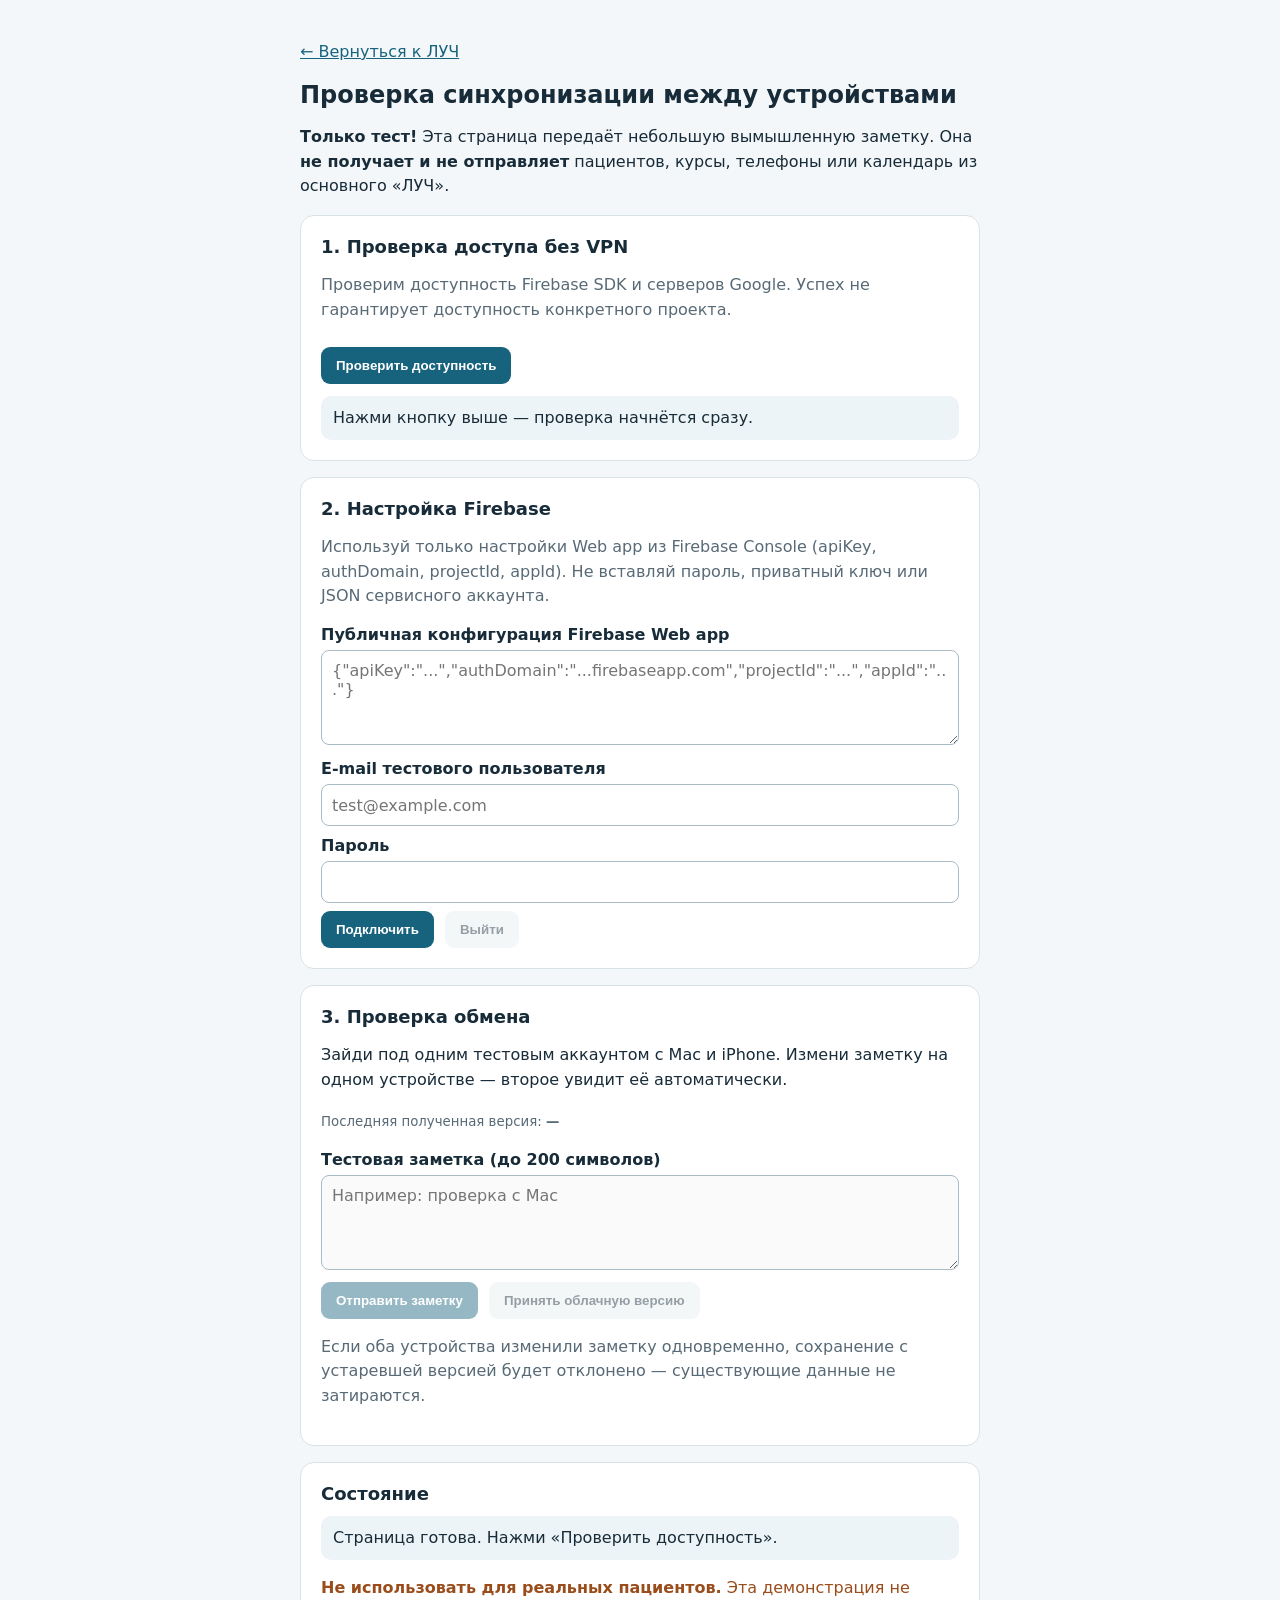
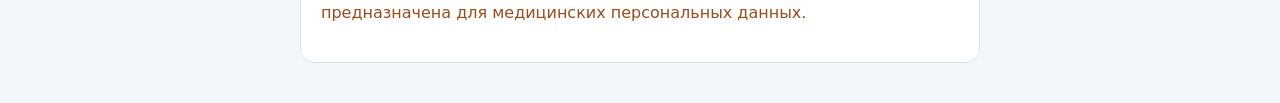
<file: sync-lab.html>
<!doctype html>
<html lang="ru">
<head>
<meta charset="utf-8">
<meta name="viewport" content="width=device-width,initial-scale=1">
<meta name="robots" content="noindex,nofollow">
<title>ЛУЧ · Проверка синхронизации</title>
<style>
:root{font-family:system-ui,-apple-system,sans-serif;background:#f4f7f9;color:#172b38;font-size:16px}
*{box-sizing:border-box}body{margin:0;padding:24px 16px}.wrap{max-width:680px;margin:auto}
h1{font-size:24px;margin:0 0 8px}h2{font-size:18px;margin:0 0 12px}
p{line-height:1.55}small,.muted{color:#586a76}.panel{background:white;border:1px solid #d9e3e7;border-radius:14px;padding:20px;margin:16px 0}
label{font-weight:650;display:block;margin:10px 0 6px}textarea,input{width:100%;border:1px solid #a9bbc4;border-radius:8px;padding:10px;font:inherit;min-height:42px}
textarea{min-height:95px;resize:vertical}button{border:0;border-radius:9px;background:#17637e;color:white;padding:11px 15px;margin:8px 6px 0 0;cursor:pointer;font-weight:650}
button:disabled{opacity:.45;cursor:not-allowed}.secondary{background:#e7eef1;color:#172b38}
#network-results{margin-top:12px;white-space:pre-wrap;background:#edf4f7;border-radius:10px;padding:12px;min-height:44px}
#status{white-space:pre-wrap;background:#edf4f7;border-radius:10px;padding:12px;min-height:44px}
a{color:#17637e}strong{font-weight:750}.warn{color:#9a4c1b}
</style>
</head>
<body>
<main class="wrap">
<p><a href="./index.html">← Вернуться к ЛУЧ</a></p>
<h1>Проверка синхронизации между устройствами</h1>
<p><strong>Только тест!</strong> Эта страница передаёт небольшую вымышленную заметку. Она <strong>не получает и не отправляет</strong> пациентов, курсы, телефоны или календарь из основного «ЛУЧ».</p>
<section class="panel">
<h2>1. Проверка доступа без VPN</h2>
<p class="muted">Проверим доступность Firebase SDK и серверов Google. Успех не гарантирует доступность конкретного проекта.</p>
<button type="button" id="network-check">Проверить доступность</button>
<div id="network-results" role="status" aria-live="polite" class="network-results">Результат проверки появится здесь.</div>
</section>
<section class="panel">
<h2>2. Настройка Firebase</h2>
<p class="muted">Используй только настройки Web app из Firebase Console (apiKey, authDomain, projectId, appId). Не вставляй пароль, приватный ключ или JSON сервисного аккаунта.</p>
<label for="firebase-config">Публичная конфигурация Firebase Web app</label>
<textarea id="firebase-config" placeholder='{"apiKey":"...","authDomain":"...firebaseapp.com","projectId":"...","appId":"..."}' spellcheck="false"></textarea>
<label for="email">E-mail тестового пользователя</label>
<input type="email" id="email" autocomplete="username" placeholder="test@example.com">
<label for="password">Пароль</label>
<input type="password" id="password" autocomplete="current-password">
<button type="button" id="sign-in">Подключить</button>
<button type="button" id="sign-out" class="secondary" disabled>Выйти</button>
</section>
<section class="panel">
<h2>3. Проверка обмена</h2>
<p>Зайди под одним тестовым аккаунтом с Mac и iPhone. Измени заметку на одном устройстве — второе увидит её автоматически.</p>
<p><small>Последняя полученная версия: <strong id="remote-version">—</strong></small></p>
<label for="pilot-text">Тестовая заметка (до 200 символов)</label>
<textarea id="pilot-text" maxlength="200" disabled placeholder="Например: проверка с Mac"></textarea>
<button type="button" id="save-note" disabled>Отправить заметку</button>
<button type="button" id="reload-note" class="secondary" disabled>Принять облачную версию</button>
<p class="muted">Если оба устройства изменили заметку одновременно, сохранение с устаревшей версией будет отклонено — существующие данные не затираются.</p>
</section>
<section class="panel">
<h2>Состояние</h2>
<div id="status" role="status" aria-live="polite">Не подключено. Сначала проверь доступность.</div>
<p class="warn"><strong>Не использовать для реальных пациентов.</strong> Эта демонстрация не предназначена для медицинских персональных данных.</p>
</section>
</main>
<script>
(function () {
  // This small network check runs independently of Firebase modules.
  // The button works even when JavaScript modules are blocked by the network.
  const button = document.getElementById('network-check');
  const output = document.getElementById('status');
  const networkOutput = document.getElementById('network-results');
  const endpoints = [
    ['Firebase SDK', 'https://www.gstatic.com/firebasejs/13.3.0/firebase-app.js'],
    ['Firestore', 'https://firestore.googleapis.com/'],
    ['Авторизация', 'https://identitytoolkit.googleapis.com/']
  ];
  output.textContent = 'Страница готова. Нажми «Проверить доступность».';
  networkOutput.textContent = 'Нажми кнопку выше — проверка начнётся сразу.';
  button.addEventListener('click', async function () {
    button.disabled = true;
    const results = endpoints.map(function (entry) { return entry[0] + ': проверяется…'; });
    const show = function () {
      const message = 'Результат сетевой проверки (без VPN):\n' +
        results.join('\n') +
        '\nОтвет сервера — это ещё не проверка входа в Firebase.';
      output.textContent = message;
      networkOutput.textContent = message;
    };
    show(); // Immediate visual feedback, before slow network requests.
    try {
      await Promise.all(endpoints.map(async function (entry, index) {
        const name = entry[0], url = entry[1];
        const controller = typeof AbortController === 'function' ? new AbortController() : null;
        let timer;
        try {
          const options = {mode: 'no-cors', cache: 'no-store'};
          if (controller) options.signal = controller.signal;
          const request = fetch(url, options).then(function () { return true; });
          const deadline = new Promise(function (resolve) {
            timer = setTimeout(function () {
              if (controller) controller.abort();
              resolve(false);
            }, 8000);
          });
          const received = await Promise.race([request, deadline]);
          results[index] = name + ': ' + (received ? 'сервер ответил' : 'нет ответа за 8 секунд');
        } catch (error) {
          results[index] = name + ': ошибка соединения';
        } finally {
          clearTimeout(timer);
          show();
        }
      }));
    } finally {
      button.disabled = false;
    }
  });
})();
</script>
<script type="module" src="./sync-lab.mjs?v=2" onerror="document.getElementById('status').textContent='Не удалось загрузить модуль синхронизации. Проверь соединение и обнови страницу.';"></script>
</body>
</html>
</file>
<file: style.css>
:root{font-family:Inter,-apple-system,BlinkMacSystemFont,"Segoe UI",Arial,sans-serif;color:#203447;background:#f4f7f9}*{box-sizing:border-box}body{margin:0}button,select,input{font:inherit}button{cursor:pointer}button:focus-visible,select:focus-visible,input:focus-visible{outline:3px solid #86b5df;outline-offset:2px}.hidden{display:none!important}
.topbar{height:72px;display:flex;align-items:center;gap:22px;background:#172b38;color:#fff;padding:0 26px}.logo{display:flex;align-items:center;gap:11px;margin-right:12px}.mark{background:#294a4c;color:#81e7c2;display:grid;place-items:center;border-radius:12px;width:39px;height:39px;font-size:29px}.logo b{font-size:22px;letter-spacing:1px}.logo small{display:block;font-size:9px;color:#a8c1c9;letter-spacing:1px;text-transform:uppercase}.demo{border-radius:30px;background:#4b402f;color:#f5d99a;font-weight:800;font-size:10px;letter-spacing:.6px;padding:10px 13px}.topbar button{margin-left:auto;background:none;color:#cfdfec;border:1px solid #526575;border-radius:10px;padding:9px 13px;font-size:12px}
.layout{display:flex;min-height:calc(100vh - 72px)}.sidebar{width:226px;flex:none;background:#fff;border-right:1px solid #e6ebef;padding:29px 13px;display:flex;flex-direction:column;gap:6px}.sidebar-heading{font-size:10px;font-weight:800;letter-spacing:1.1px;color:#a4b1ba;margin:0 12px 16px}.nav{border:0;background:transparent;text-align:left;display:flex;align-items:center;gap:13px;color:#697d8c;padding:13px;border-radius:10px;width:100%}.nav span{font-size:20px;width:24px;text-align:center}.nav b{font-size:12px}.nav:hover{background:#f1f5f7}.nav.active{color:#23825e;background:#e7f5ed}.sidebar-note{margin-top:auto;background:#f2f6f7;border-radius:12px;padding:15px;font-size:12px;color:#738592;line-height:1.5}.sidebar-note b{color:#445a69}.sidebar-note p{margin:7px 0 0}
main{padding:32px 29px;flex:1;min-width:0}.head{display:flex;justify-content:space-between;gap:16px;align-items:center;margin:0 0 24px}.eyebrow{font-size:10px;font-weight:800;letter-spacing:1.7px;color:#30a477}h1{font-size:27px;letter-spacing:-.6px;margin:8px 0}h2{font-size:18px;margin:0}.head p{font-size:12px;color:#90a1af;margin:0}.month-controls{display:flex;align-items:center;gap:8px;background:#fff;border:1px solid #e4ebf0;border-radius:12px;padding:6px}.month-controls b{min-width:126px;text-align:center;font-size:12px;text-transform:capitalize}.month-controls button{background:#fff;border:1px solid #e1e7ed;color:#4c6376;border-radius:8px;padding:8px 12px;font-weight:700}.month-controls #reset-month{font-size:10px}
.stats{display:grid;grid-template-columns:repeat(4,minmax(0,1fr));gap:13px;margin-bottom:24px}.stat{background:#fff;border:1px solid #e2e9ee;border-radius:14px;padding:17px;display:flex;gap:13px;align-items:center}.stat-icon{display:grid;place-items:center;background:#e6f5ed;color:#278b64;height:40px;width:40px;border-radius:11px;font-size:20px}.stat:nth-child(2) .stat-icon{background:#fff0d4;color:#b58423}.stat:nth-child(3) .stat-icon{background:#efe8fa;color:#8469ba}.stat:nth-child(4) .stat-icon{background:#fce8f0;color:#b3607e}.stat strong{display:block;font-size:23px}.stat small{display:block;font-size:10px;color:#94a3ae}
.workspace{background:#fff;border:1px solid #e4eaef;border-radius:15px;overflow:hidden;box-shadow:0 3px 22px #11263809}.toolbar{padding:15px;display:flex;align-items:center;justify-content:space-between;gap:12px;flex-wrap:wrap}.filters,.actions{display:flex;align-items:center;gap:8px;flex-wrap:wrap}.filters select{border:1px solid #dce6ed;padding:10px;border-radius:9px;color:#607589;font-size:12px;background:#fff}.count{font-size:11px;color:#97a5af}.actions button,.maintenance-form button{background:#fff;border:1px solid #dbe4eb;border-radius:9px;padding:10px 12px;font-size:11px;font-weight:750;color:#536c7e}.actions button.primary,.maintenance-form button.primary{background:#347c99;color:#fff;border-color:#347c99}.actions button:hover,.maintenance-form button:hover{filter:brightness(.96)}
.legend{display:flex;gap:14px;padding:12px 17px;flex-wrap:wrap;border-top:1px solid #ecf0f2;border-bottom:1px solid #ecf0f2}.legend span{display:flex;align-items:center;gap:5px;font-size:10px;color:#8293a1}.dot{height:10px;width:10px;border:1px solid #d6e0e6;border-radius:3px;display:inline-block;background:#fff}.dot.final{background:#a8e8c3;border-color:#6fc69a}.dot.skip{background:#48515c;border-color:#48515c}.dot.maintenance{background:#b66b3e;border-color:#b66b3e}.dot.lab{background:#f6d0dd;border-color:#e9b5c5}.dot.issued{background:#e66d8b;border-color:#e66d8b}
.scroll{max-width:100%;overflow:auto;scrollbar-color:#cad6df transparent}.calendar,.data-table{border-collapse:separate;border-spacing:0;min-width:max-content}.calendar th,.calendar td{border-right:1px solid #eaf0f2;border-bottom:1px solid #eaf0f2;height:42px;min-width:46px;text-align:center;padding:4px 3px;white-space:nowrap}.calendar th{position:sticky;top:0;background:#f5f8fa;color:#697f90;font-size:10px;z-index:2}.calendar th small{display:block;font-size:9px;font-weight:400;margin-top:4px;color:#a0aeb8}.calendar th.off{background:#edf2f5;color:#9cabb6}.calendar .sticky{position:sticky;text-align:left;z-index:3;background:white}.calendar th.sticky{z-index:5;background:#f5f8fa}.calendar .id{min-width:70px;width:70px;left:0}.calendar .name{min-width:155px;width:155px;left:70px}.calendar .machine{min-width:90px;width:90px;max-width:90px;left:225px;box-shadow:2px 0 5px #1f3d5010}.calendar .name b{font-size:11px}.calendar .name small{display:block;color:#91a1ae;font-size:9px;margin-top:3px}.calendar tbody td.sticky{font-size:10px;color:#4d6171}
.calendar .day{position:relative;cursor:cell;font-size:11px;font-weight:800;color:#596f80;user-select:none}.calendar .day.off{background:#f4f6f8;color:#b0bcc5}.calendar .day.session{background:white}.calendar .day.final{background:#d9f0e3;color:#258157}.calendar .day.skip{background:#48515c;color:#fff}.calendar .day.maintenance{background:#b66b3e;color:#fff;font-size:15px}.calendar .day.lab{background:#f5d2e0;color:#9c4c6e}.calendar .day.issued{background:#e56b89;color:#fff}.calendar .day.selected{outline:2px solid #298cb4;outline-offset:-2px;z-index:1}.calendar .day:hover{box-shadow:inset 0 0 0 2px #b7cddd}.lab-dot{position:absolute;right:3px;bottom:3px;width:5px;height:5px;border-radius:50%;background:#b73a6b}.issued .lab-dot{background:white}.footnote{border-top:1px solid #eaf0f2;padding:14px 17px;font-size:11px;color:#8697a5;line-height:1.6}
.section-title{display:flex;align-items:center;justify-content:space-between;padding:22px;border-bottom:1px solid #e8edf0}.section-title span{font-size:11px;color:#93a4af}.data-table{width:100%;min-width:750px;font-size:12px}.data-table td,.data-table th{text-align:left;padding:13px 17px;border-bottom:1px solid #e9eef2}.data-table th{background:#f7f9fa;font-size:11px;color:#758895}.maintenance-form{display:flex;gap:13px;align-items:end;padding:22px;flex-wrap:wrap}.maintenance-form label{display:flex;flex-direction:column;gap:8px;font-size:11px;color:#748999}.maintenance-form input,.maintenance-form select{padding:11px;border:1px solid #dbe4ea;border-radius:8px;min-width:180px}.item-list{padding:0 21px 20px}.list-item{display:flex;justify-content:space-between;align-items:center;gap:10px;padding:14px 0;border-bottom:1px solid #edf0f3;font-size:12px}.list-item button{border:0;border-radius:7px;background:#feecec;color:#a7565d;padding:8px 10px}.list-item small{color:#91a2ac}.empty{padding:28px;color:#95a6b2;font-size:12px}footer{font-size:10px;color:#95a5b3;margin-top:22px;line-height:1.6}.toast{position:fixed;bottom:18px;right:18px;background:#1d3541;color:white;padding:12px 16px;border-radius:10px;box-shadow:0 8px 30px #21384742;font-size:12px;opacity:0;transform:translateY(10px);transition:all .2s;pointer-events:none}.toast.show{opacity:1;transform:translateY(0)}
@media(max-width:1000px){.sidebar{width:175px}.main{padding:20px}.stats{gap:8px}.stat{padding:13px}}@media(max-width:700px){.topbar{height:62px;padding:0 12px;gap:8px}.logo small,.topbar .long{display:none}.logo b{font-size:19px}.demo{font-size:8px;padding:7px}.sidebar{width:57px;padding:15px 6px}.sidebar-heading,.sidebar .nav b,.sidebar-note{display:none}.sidebar .nav{justify-content:center;padding:13px 5px}.sidebar .nav span{font-size:21px}main{padding:15px 8px}.head{align-items:flex-start;flex-direction:column}.head h1{font-size:23px}.month-controls{width:100%;justify-content:space-between}.stats{grid-template-columns:repeat(2,minmax(0,1fr))}.toolbar{padding:10px}.filters,.actions{width:100%}.actions button{flex:1}.calendar .machine{display:none}.calendar .id{min-width:61px;width:61px}.calendar .name{left:61px;min-width:113px;width:113px}.legend{gap:9px}.legend span{font-size:9px}}


/* Outages and reassignment demo */
.dot.breakdown{background:#ffc7be;border-color:#d48072}.dot.delivered{background:#ddf4e5;border-color:#73b89a}
.calendar .day.breakdown{background:#ffe0d8;color:#a14435;font-size:15px}
.calendar .day.delivered{background:#dff4e7;color:#24774f}
.calendar .day .delivered-mark{font-size:10px;position:absolute;right:1px;top:0;color:#26805c}
.calendar .day .transfer-mark{font-size:10px;position:absolute;left:1px;top:0;color:#377eb1}
.operational{padding:20px}.operational h3{font-size:14px;margin:24px 0 9px}
.ops-form{display:flex;gap:15px;align-items:end;flex-wrap:wrap;padding:15px;background:#f8fafb;border:1px solid #e4eaef;border-radius:12px}
.ops-form label{display:flex;flex-direction:column;gap:8px;font-size:11px;color:#607589}
.ops-form input[type="date"],.ops-form select{min-height:40px;padding:9px;border:1px solid #dce6ed;border-radius:9px;background:white;color:#334957;min-width:170px}
.ops-form label.check-line{flex-direction:row;align-items:center;min-height:40px}
.ops-form .ops-wide{width:100%}
.ops-form button,.preview-actions button{padding:11px 15px;border:1px solid #dce6ed;border-radius:8px;background:white;font-size:12px;cursor:pointer}
.ops-form button.primary,.preview-actions button.primary{background:#347c99;border-color:#347c99;color:white}
.candidate-list{display:flex;flex-wrap:wrap;gap:8px;margin-top:11px}
.candidate{display:flex!important;flex-direction:row!important;align-items:center;gap:8px!important;background:white;border:1px solid #dce6ed;border-radius:9px;padding:10px!important;color:#344b5c!important}
.candidate small{color:#849aa8}
.muted{color:#8799a6;font-size:12px;line-height:1.6}.muted p,p.muted{margin:6px 0}
.preview{margin-top:16px;border:1px solid #bbd6e4;border-radius:12px;padding:16px;background:#f5fafc;font-size:12px;line-height:1.6}
.preview .data-table{min-width:600px}
.preview-actions{display:flex;flex-wrap:wrap;gap:8px;margin-top:15px}
.safety-note{font-size:12px;line-height:1.65;padding:12px 15px;background:#fff7e9;color:#815b24;border-left:3px solid #dba75d;border-radius:7px}
.operational .item-list{padding:0}.operational .list-item{flex-wrap:wrap}
.operational .list-item small{display:inline}
@media(max-width:700px){.ops-form{padding:12px}.ops-form label{width:100%}.ops-form input[type="date"],.ops-form select{width:100%}.operational{padding:12px}.ops-form .check-line{width:100%}}

.list-actions{display:flex;align-items:center;gap:8px;flex-wrap:wrap}.list-actions input[type=date]{padding:8px;border:1px solid #dce6ed;border-radius:8px;color:#405569;max-width:160px}.list-actions button{font-size:11px}


/* Patient and treatment course editor — v0.3 */
.section-title .patient-new,.patient-courses-title button,.patient-header-actions button,.course-actions button,
.patient-form-actions button{cursor:pointer;border-radius:9px;border:1px solid #dce5eb;background:#fff;color:#486474;padding:10px 13px;font-size:12px;font-weight:700}
.section-title button.primary,.patient-form-actions .primary,.patient-courses-title button{background:#347c99;color:#fff;border-color:#347c99}
.patient-warning{margin:0;padding:10px 19px;background:#fff8ee;color:#86682e;font-size:11px;line-height:1.5;border-bottom:1px solid #f0e6cf}
.patient-layout{display:grid;grid-template-columns:minmax(215px,270px) minmax(0,1fr);gap:0;min-height:450px}
.patient-directory{border-right:1px solid #e6ecf0;background:#fafcfd;padding:20px 14px}
.patient-directory label{font-size:11px;color:#6c8293;font-weight:700}
.patient-directory input{margin:8px 0 15px;width:100%;padding:11px;border:1px solid #dce5eb;border-radius:9px;font-size:12px;background:white;color:#2d4354}
.patient-list{display:flex;flex-direction:column;gap:5px;max-height:590px;overflow:auto}
.patient-pick{display:block;width:100%;border:1px solid transparent;border-radius:9px;padding:12px;text-align:left;background:transparent;color:#345064;cursor:pointer}
.patient-pick:hover{background:#f0f5f8}.patient-pick.active{background:#e5f3f9;border-color:#c9e1ec}
.patient-pick b{display:block;font-size:12px;white-space:normal;overflow-wrap:anywhere}
.patient-pick small{display:block;margin-top:5px;color:#8498a5;font-size:10px}
.patient-main{padding:23px;min-width:0}
.patient-empty{padding:18px;color:#788c9b;font-size:12px;border:1px dashed #e0e8ee;border-radius:11px}
.patient-empty h3{font-size:18px;color:#304b5e;margin-top:0}
.patient-header{display:flex;align-items:start;justify-content:space-between;gap:12px;flex-wrap:wrap}
.patient-header h3{margin:0;font-size:21px;color:#223b4d}
.patient-header p{margin:7px 0 0;color:#8a9ca9;font-size:12px}
.patient-header-actions{display:flex;gap:8px;flex-wrap:wrap}
.patient-header-actions button[data-p-action="archive"]{color:#9e545c}
.patient-info{display:grid;grid-template-columns:1fr 1fr;gap:11px 18px;padding:16px 0 20px;margin-top:12px;border-bottom:1px solid #e9eef1;font-size:12px;color:#536d80}
.patient-info .full{grid-column:1/-1;white-space:pre-wrap;overflow-wrap:anywhere}
.patient-courses-title{display:flex;justify-content:space-between;align-items:center;gap:10px;margin:24px 0 13px}
.patient-courses-title h3{font-size:15px;margin:0}
.course-card{border:1px solid #e2e9ee;border-radius:12px;margin-bottom:12px;padding:14px 16px}
.course-heading{display:flex;align-items:center;flex-wrap:wrap;gap:9px}
.course-heading>div{flex:1;min-width:130px}
.course-heading b{font-size:13px}.course-heading small{display:block;font-size:9px;color:#91a2ad;margin-top:4px}
.course-type{border-radius:6px;padding:5px 8px;background:#eaf3f9;color:#327299;font-size:11px;font-weight:700}
.course-status{border-radius:6px;padding:5px 8px;background:#f0f3f5;color:#708491;font-size:10px}
.course-facts{display:grid;grid-template-columns:repeat(3,minmax(0,1fr));gap:12px;margin:15px 0;color:#5c7280;font-size:11px;overflow-wrap:anywhere}
.course-facts b{color:#374f5d}
.course-hint{font-size:11px;color:#8296a4;line-height:1.4;margin:8px 0}
.course-actions{display:flex;gap:8px;border-top:1px solid #eef1f4;padding-top:12px;margin-top:12px}
.course-actions button{padding:7px 10px;font-size:11px}
.course-actions button[data-c-action="archive"]{color:#9e5555}
.patient-courses-title button:disabled{opacity:.4;cursor:not-allowed}
#patient-editor{border-top:1px solid #e2ebf0;margin-top:20px;padding-top:20px}
#patient-editor>h3{margin:0 0 16px;font-size:16px}
.patient-form{display:grid;grid-template-columns:repeat(2,minmax(0,1fr));gap:15px;background:#f8fafb;border:1px solid #e2eaf0;padding:17px;border-radius:12px}
.patient-form label{display:flex;flex-direction:column;gap:7px;font-size:11px;font-weight:650;color:#566d7c;min-width:0}
.patient-form label.wide,.patient-form .wide{grid-column:1/-1}
.patient-form input,.patient-form select,.patient-form textarea{border:1px solid #dce6ec;border-radius:8px;padding:9px 11px;background:white;color:#293f4f;font:inherit;font-size:12px;min-width:0;width:100%}
.patient-form input[type="checkbox"]{width:auto}
.patient-form label.patient-tt{display:flex;flex-direction:row;align-items:center;align-self:end;padding-bottom:13px}
.patient-form-actions{display:flex;gap:8px;flex-wrap:wrap;grid-column:1/-1}
.patient-hlt-note{color:#87642a;background:#fff8ed;border-radius:7px;padding:10px;line-height:1.5;font-size:11px}
.course-preview{font-size:12px;color:#465d6f}
.patient-open{display:inline-block;border:0;padding:3px 0;background:transparent;color:inherit;font-size:11px;font-weight:800;cursor:pointer;text-align:left;white-space:normal}
.patient-open:hover{text-decoration:underline;color:#257eaf}
.patient-open:focus-visible{outline:2px solid #298cb4;border-radius:4px}
.calendar .name .type-tag{display:inline-block;font-size:9px;padding:2px 4px;border-radius:4px;background:#eaf3fb;color:#276a97;margin-left:3px}
@media(max-width:950px){.patient-layout{grid-template-columns:220px minmax(0,1fr)}.course-facts{grid-template-columns:repeat(2,minmax(0,1fr))}}
@media(max-width:700px){.patient-layout{display:block}.patient-directory{border-right:0;border-bottom:1px solid #e6ecf0;padding:12px}.patient-list{max-height:160px}.patient-main{padding:13px}.patient-form{grid-template-columns:1fr;padding:12px}.patient-form label.wide,.patient-form .wide{grid-column:1}.course-facts{grid-template-columns:repeat(2,minmax(0,1fr))}.patient-info{grid-template-columns:1fr}.patient-courses-title{flex-wrap:wrap}}


/* Referral issuance: selected cells directly, otherwise a chosen week. */
.clear-selection{border:1px solid #d8e4eb;border-radius:8px;padding:7px 10px;background:#fff;color:#52718a;font-size:11px;cursor:pointer}
.clear-selection:hover{background:#ecf5fa}
.issue-dialog{width:min(650px,calc(100vw - 24px));max-width:none;max-height:min(85vh,800px);overflow:auto;border:1px solid #d9e4e9;border-radius:16px;padding:20px;background:#fff;color:#203447;box-shadow:0 20px 70px #0e263c44;font-size:12px}
.issue-dialog::backdrop{background:rgba(16,35,49,.46)}
.issue-dialog-header{display:flex;justify-content:space-between;align-items:center;gap:15px}
.issue-dialog h2{font-size:18px;color:#203b4c;margin:0}
.issue-close{border:0;background:#f0f5f7;border-radius:9px;width:32px;height:32px;font-size:23px;line-height:1;color:#557186;cursor:pointer}
.issue-dialog-hint{line-height:1.5;color:#718b9b;margin:12px 0 20px}
.issue-week-controls{display:grid;grid-template-columns:1fr 1fr;gap:12px}
.issue-week-controls label{display:flex;flex-direction:column;gap:7px;color:#637d8c;font-weight:650;font-size:11px}
.issue-week-controls select,.issue-week-controls input{height:40px;width:100%;min-width:0;border:1px solid #dae4eb;background:#fff;border-radius:9px;padding:9px;color:#344c5e;font-size:12px}
.issue-week-preview{margin:17px 0;padding:13px 14px;border-radius:10px;background:#f6f9fa;border:1px solid #e7edf1;line-height:1.5}
.issue-week-preview .issue-period{margin:0 0 9px;color:#24556e}
.issue-week-preview .data-table{min-width:430px}
.issue-week-preview .data-table th,.issue-week-preview .data-table td{padding:9px 11px}
.issue-dialog-actions{display:flex;justify-content:flex-end;flex-wrap:wrap;gap:10px}
.issue-dialog-actions button{border:1px solid #dce6ed;border-radius:9px;background:#fff;color:#536d7e;padding:10px 14px;font-size:12px;font-weight:700;cursor:pointer}
.issue-dialog-actions button.primary{background:#347c99;color:#fff;border-color:#347c99}
.issue-dialog-actions button:disabled{opacity:.45;cursor:not-allowed}
@media(max-width:700px){.issue-dialog{padding:14px}.issue-week-controls{grid-template-columns:1fr}.issue-dialog-actions button{flex:1}}


/* Patient data form: ELN choice colored like the original worksheet. */
.patient-form select.eln-select{font-weight:750;transition:background-color .12s,color .12s}
.patient-form select.eln-select.eln-yes,.eln-badge.eln-yes{background:#fce3e3;color:#a43c43;border-color:#eab5b5}
.patient-form select.eln-select.eln-no,.eln-badge.eln-no{background:#def3e6;color:#26764c;border-color:#a9d9bb}
.eln-badge{display:inline-flex;align-items:center;border:1px solid transparent;border-radius:6px;padding:4px 10px;font-size:11px;font-weight:800;line-height:1.2;vertical-align:middle}
.patient-form input[name="phone"]{font-variant-numeric:tabular-nums;letter-spacing:.02em}


/* ICD-10 category C search / subcode editor */
.icd-field{grid-column:1/-1;border:1px solid #dce7ed;border-radius:11px;background:#fff;padding:13px;min-width:0}
.icd-field>label{display:block;font-size:11px;font-weight:750;color:#526e7c;margin-bottom:9px}
.icd-field>input[type=search]{width:100%;border:1px solid #d9e4e9;border-radius:9px;padding:11px;background:white;color:#2b4657;font-size:13px}
.icd-picker{display:grid;grid-template-columns:minmax(180px,1fr) minmax(180px,1fr);gap:12px;margin-top:12px}
.icd-list{border:1px solid #e0e9ed;border-radius:9px;max-height:205px;overflow:auto;overscroll-behavior:contain;background:#fbfdfe}
.icd-list-head{font-size:10px;font-weight:750;color:#59778a;background:#eff6f9;position:sticky;top:0;padding:9px}
.icd-group{cursor:pointer;display:flex;align-items:center;gap:9px;width:100%;padding:10px;border:0;border-bottom:1px solid #eef2f4;text-align:left;color:#3c5260;background:transparent;font-size:11px}
.icd-group strong{flex:none;color:#2c6889;font-size:12px}
.icd-group span{flex:1;line-height:1.4}
.icd-group small{font-size:13px;color:#bb883b}
.icd-group.active{background:#dceef5}
.icd-group:hover{background:#ebf5f9}
.icd-subpanel{border:1px solid #e0e9ed;border-radius:9px;min-width:0;padding:10px;background:#fbfdfe}
.icd-subpanel label,.icd-subpanel .icd-sub-title{font-size:11px;color:#4b6e82;font-weight:750;margin:0 0 10px;display:block}
.icd-subpanel select{max-width:100%;width:100%;padding:9px;border:1px solid #d8e4e9;border-radius:8px;background:#fff;color:#344d5c;font-size:11px;white-space:normal}
.icd-subpanel small{display:block;font-size:10px;color:#8b9fac;margin-top:9px}
.icd-current{margin-top:10px;padding:8px 10px;background:#eff6f9;color:#356c88;border-radius:8px;font-size:11px;line-height:1.5;min-height:34px}
#ctv-quick{margin-bottom:8px}
@media(max-width:700px){.icd-field{padding:10px}.icd-picker{grid-template-columns:1fr}.icd-list{max-height:170px}}


/* CTV filter and grounded fraction/ROD/SOD suggestion. */
.ctv-dose-suggestion{grid-column:1/-1;background:#f4f8fa;border:1px solid #e0e9ef;border-radius:9px;padding:12px;color:#405d6f;line-height:1.55;font-size:12px}
.ctv-dose-suggestion .ctv-suggest-details{display:flex;flex-wrap:wrap;gap:6px;align-items:center;justify-content:space-between}
.ctv-suggest-details b{font-size:12px;color:#295a73}
.ctv-suggest-details span:not(.ctv-applied){font-variant-numeric:tabular-nums}
.ctv-suggest-details small{width:100%;font-size:10px;color:#8296a5}
.ctv-dose-suggestion .ctv-caution{color:#ac6f2b;font-size:11px;line-height:1.5;margin:0}
.ctv-suggest-details button{padding:8px 10px;color:#fff;background:#347c99;border-radius:8px;border:1px solid #347c99;font-size:11px;font-weight:700;cursor:pointer}
.ctv-applied{color:#2c7657;font-size:11px;font-weight:650}
.patient-form #ctv-quick:disabled{background:#f2f5f6;color:#8b9da7;cursor:not-allowed}


/* Structured target doses: one slash-separated summary, independent zones underneath. */
.course-zone-details{display:flex;flex-direction:column;gap:5px;padding:8px 10px;background:#f4f8fa;border:1px solid #e4edf1;border-radius:8px;color:#476e7e;font-size:10px;margin-bottom:7px;line-height:1.5}
.ctv-zones{width:100%;display:flex;flex-direction:column;gap:6px;padding:8px;border:1px solid #deeaef;border-radius:8px;background:#fff}
.ctv-zone-row{display:flex;justify-content:space-between;gap:10px;align-items:flex-start;font-size:11px}
.ctv-zone-row b{font-size:11px;color:#405b70}
.ctv-zone-row span{font-variant-numeric:tabular-nums;text-align:right}
#ctv-boost-wrap{display:flex;flex-direction:row;align-items:center;justify-content:flex-start;gap:10px;background:#eef5fa;border-radius:9px;padding:12px;color:#2f6581}
#ctv-boost-wrap.hidden{display:none}
#ctv-boost-wrap input[type=checkbox]{width:19px;height:19px;accent-color:#347c99;flex:none}
.patient-form input[name=dose],.patient-form input[name=sod]{font-variant-numeric:tabular-nums}
@media(max-width:700px){.ctv-zone-row{flex-direction:column;gap:3px}.ctv-zone-row span{text-align:left}}


/* Self-service local CTV catalog editor */
.catalog-controls{display:grid;grid-template-columns:200px minmax(170px,1fr) auto;gap:12px;align-items:end;padding:15px 20px;border-bottom:1px solid #e5ecef}
.catalog-controls label{display:flex;flex-direction:column;gap:6px;font-size:11px;font-weight:750;color:#5b7482}
.catalog-controls select,.catalog-controls input[type=search]{width:100%;height:38px;padding:8px 10px;border:1px solid #d8e5eb;border-radius:8px;color:#385366;background:#fff;font-size:12px}
.catalog-controls .catalog-show-hidden{display:flex;flex-direction:row;align-items:center;gap:6px;white-space:nowrap;height:38px;font-size:11px}
.catalog-layout{display:grid;grid-template-columns:minmax(270px,.9fr) minmax(340px,1.1fr);gap:16px;padding:18px;align-items:start}
.catalog-list{display:flex;flex-direction:column;gap:11px;max-height:740px;overflow:auto;min-width:0}
.catalog-item{border:1px solid #e1eaed;border-radius:11px;padding:14px;background:#fff}
.catalog-item.catalog-muted{opacity:.72;background:#f4f5f6}
.catalog-item-top{display:flex;justify-content:space-between;align-items:flex-start;gap:8px;flex-wrap:wrap}
.catalog-item-top>div{flex:1;min-width:130px}
.catalog-item-top b{color:#314e5f;font-size:12px}
.catalog-item-top span:not(.catalog-code){font-size:11px;font-weight:700;color:#608192}
.catalog-code{display:inline-block;font-size:11px;padding:4px 6px;border-radius:6px;color:#237293;background:#ecf6fa;font-weight:750}
.catalog-item-top small{display:block;margin-top:5px;font-size:10px;color:#91a3af}
.catalog-item p{font-size:11px;color:#5d7380;line-height:1.5;margin:10px 0}
.catalog-item .catalog-boost-info{color:#45718a}
.catalog-actions,.catalog-form-actions{display:flex;gap:7px;flex-wrap:wrap}
.catalog-actions button,.catalog-form-actions button,.catalog-zones-heading button{border:1px solid #d5e2e8;color:#3a6984;background:#fff;padding:7px 10px;border-radius:7px;font-size:11px;font-weight:650;cursor:pointer}
.catalog-actions button:hover{background:#eff6f9}
.catalog-editor{border:1px solid #dfe9ee;border-radius:12px;padding:16px;background:#f9fbfc}
.catalog-editor h3{font-size:16px;margin:0 0 8px;color:#2d495c}
.catalog-editor .muted{font-size:11px;line-height:1.5}
.catalog-form{display:flex;flex-direction:column;gap:12px;margin-top:14px}
.catalog-form label{display:flex;flex-direction:column;gap:6px;min-width:0;font-size:11px;font-weight:700;color:#526e7d}
.catalog-form input,.catalog-form select{width:100%;min-width:0;border:1px solid #dce5ea;border-radius:8px;background:white;color:#334c5c;padding:9px 10px;font-size:12px}
.catalog-zones-heading{display:flex;align-items:center;justify-content:space-between;gap:8px;margin-top:5px;font-size:12px}
.catalog-zone{display:grid;grid-template-columns:minmax(100px,1.5fr) minmax(75px,1fr) minmax(75px,1fr) 28px;gap:8px;align-items:end;border-bottom:1px solid #e4edf1;padding:10px 0}
.catalog-zone>button{height:34px;border:1px solid #e1d8d8;border-radius:7px;background:#fff;color:#a55f5f;font-size:18px;cursor:pointer}
.catalog-zone>button:disabled{opacity:.3;cursor:not-allowed}
.catalog-boost-box{padding:12px;background:#f0f6fa;border-radius:9px;display:grid;grid-template-columns:1fr 1fr;gap:10px}
.catalog-boost-box>b,.catalog-boost-box>p{grid-column:1/-1;margin:0}
.catalog-boost-box>b{font-size:12px;color:#426c83}
.catalog-form-actions button.primary{background:#347c99;border-color:#347c99;color:white}
.catalog-preview{margin-top:15px;border-top:1px solid #d9e6ed;padding-top:14px;font-size:11px;line-height:1.5;color:#425f70}
.catalog-preview h3{margin:0 0 9px}
.catalog-preview p{margin:8px 0}
.catalog-review-zones{padding:8px 11px;border-radius:7px;background:#fff;border:1px solid #e6ecf0}
.catalog-review-zones p{font-variant-numeric:tabular-nums}
.catalog-warning{border-left:3px solid #cb904a;background:#fff6e9;padding:9px;font-size:11px;color:#8a672d}
.catalog-blank{padding:20px;color:#78909c;font-size:12px;border:1px dashed #dce5e9;border-radius:10px}
@media(max-width:900px){.catalog-layout{grid-template-columns:1fr}.catalog-list{max-height:400px}.catalog-controls{grid-template-columns:1fr 1fr}.catalog-controls .catalog-show-hidden{grid-column:1/-1}}
@media(max-width:550px){.catalog-layout{padding:10px}.catalog-controls{grid-template-columns:1fr;padding:12px}.catalog-controls .catalog-show-hidden{grid-column:1}.catalog-zone{grid-template-columns:1fr 1fr 28px}.catalog-zone label:first-child{grid-column:1/-1}.catalog-zone>button{grid-column:3;grid-row:2}.catalog-editor{padding:12px}}


/* Concurrent chemoradiotherapy administrative schedules: preview, labs and calendar badges */
.hlt-fields{background:#f1f7fa;border:1px solid #d9e8ee;border-radius:11px;padding:14px;display:grid;grid-template-columns:1fr 1fr;gap:12px;min-width:0}
.hlt-fields h4{grid-column:1/-1;margin:0;font-size:13px;color:#37627a}
.hlt-fields label{min-width:0}
.hlt-fields .hlt-auto-note,.hlt-fields .hlt-reanchor,.hlt-fields p.wide{grid-column:1/-1}
.hlt-auto-note{padding:9px 11px;background:#fff;border-radius:8px;color:#4c7285;font-size:11px;line-height:1.5}
.hlt-auto-note p{margin:0}
.hlt-fields .hlt-reanchor{display:flex;flex-direction:row;align-items:center;gap:10px;padding:8px 0;line-height:1.45}
.hlt-fields .hlt-reanchor input[type=checkbox]{width:auto;flex:none}
.hlt-fields input[type=number],.hlt-fields input[type=date]{background:#fff}
.hlt-plan{margin:12px 0;border:1px solid #dae9ef;border-radius:9px;background:#f6fafc;font-size:11px;color:#3b6277}
.hlt-plan summary{cursor:pointer;padding:10px 12px;font-weight:750;list-style-position:inside}
.hlt-plan-grid{max-height:200px;overflow:auto;padding:8px 12px;border-top:1px solid #e1edf1;display:grid;grid-template-columns:repeat(2,minmax(0,1fr));gap:7px}
.hlt-plan-item{display:flex;flex-direction:column;gap:4px;background:#fff;padding:8px 10px;border-radius:7px}
.hlt-plan-item span{font-size:10px;color:#677f8f}
.hlt-preview{margin-top:12px;padding:10px 12px;background:#eff8fa;border:1px solid #dbe9ed;border-radius:9px;font-size:11px;max-height:240px;overflow:auto}
.hlt-preview>p{margin:7px 0}
.hlt-alert{border-left:3px solid #ce8b39;background:#fff8ea;padding:8px 12px;color:#95672b;margin:9px 0;font-size:11px}
.hlt-alert p{margin:7px 0}
.calendar .day .chemo-mark{position:absolute;left:2px;top:2px;line-height:1;border-radius:3px;padding:2px 3px;font-size:8px;font-weight:800;letter-spacing:-.025em;color:#266789;background:#e3f1fa;pointer-events:none}
.calendar .day.issued .chemo-mark{background:#f9e9ef;color:#914864}
@media(max-width:700px){.hlt-fields{grid-template-columns:1fr;padding:11px}.hlt-fields h4,.hlt-fields .hlt-auto-note,.hlt-fields .hlt-reanchor,.hlt-fields p.wide{grid-column:1}.hlt-plan-grid{grid-template-columns:1fr}}

/* Dedicated planned-chemotherapy marker in the calendar legend. */
.legend .dot.chemo{background:#5c8cb0;border-color:#5c8cb0}


/* 0.7: operator-defined holidays and per-course final-fraction planning before maintenance */
.calendar th.holiday-head{background:#d9c2de;color:#76547c}
.calendar th.holiday-head:not(.working-exception) small{color:#76547c}
.calendar th.holiday-head.working-exception{background:#e3f5eb;color:#307450}
.calendar th .holiday-marker{font-size:9px;color:#76547c;margin-top:1px}
.calendar th.working-exception .holiday-marker{color:#23825c}
.calendar tbody td.day.holiday-day.off:not(.session):not(.final):not(.skip):not(.maintenance):not(.breakdown):not(.lab):not(.issued):not(.chemo-day):not(.delivered):not(.maintenance-final){background:#f0e5f2;color:#76547c}
.calendar .day.holiday-day.session{background:#f7fbf9}
.calendar .day.maintenance-final{background:#d7efe1;color:#2b7557;position:relative}
.calendar .day .maintfinal-mark{position:absolute;left:2px;top:2px;background:#dbeaf1;color:#306c83;border-radius:3px;padding:2px 3px;font-size:7px;line-height:1;pointer-events:none;font-weight:800}
.legend .dot.workholiday{background:#ffd9d6}
.legend .dot.maintfinal{background:#d7efe1}
.workday-form{padding:18px 20px;border-bottom:1px solid #e5ecef;display:grid;grid-template-columns:170px minmax(150px,1fr) 180px auto auto;gap:12px;align-items:end}
.workday-form>label{display:flex;flex-direction:column;gap:7px;font-size:11px;font-weight:700;color:#526c7f}
.workday-form input:not([type=checkbox]),.workday-form select{width:100%;min-width:0;border:1px solid #d7e2e9;border-radius:8px;padding:9px;font-size:12px;height:38px;background:white;color:#355169}
.workday-form .workday-check{flex-direction:row;align-items:center;gap:9px;padding-bottom:10px;white-space:nowrap}
.workday-form .workday-check input{width:17px;height:17px;accent-color:#397f98}
.workday-form button{min-height:38px}
.workday-current{margin:12px 20px;color:#668290;font-size:11px}
.workday-heading{font-size:13px;color:#486b7e;margin:10px 20px}
.workday-list{padding:8px 20px 18px;display:flex;flex-direction:column;gap:8px}
.workday-row{padding:12px 14px;border:1px solid #e1e9ee;border-radius:10px;background:#fff;display:flex;justify-content:space-between;align-items:center;gap:12px;flex-wrap:wrap}
.workday-row>div:first-child{display:flex;flex-direction:column;gap:5px}
.workday-row b{font-size:12px;color:#405b6d}
.workday-row small{font-size:10px;color:#8296a3}
.workday-actions{display:flex;flex-wrap:wrap;gap:8px}
.workday-actions button{border:1px solid #d7e3e9;border-radius:7px;padding:7px 10px;background:#fff;color:#496c80;font-size:11px;cursor:pointer}
.workday-actions button.working{background:#ddf3e6;color:#267b4d;border-color:#b6deca;font-weight:700}
.workday-actions button.nonworking{background:#fff0ed;color:#ab5a50;border-color:#f0c7c1;font-weight:700}
.workday-empty{font-size:12px;color:#8698a3;border:1px dashed #d8e2e9;border-radius:10px;padding:16px;line-height:1.6}
.workday-note{margin:8px 20px 24px;font-size:11px;line-height:1.6}
.workday-affected{margin:12px 0;padding:10px;background:#f5f9fb;border:1px solid #e2ebef;border-radius:9px;max-height:210px;overflow:auto;font-size:11px;color:#486b7f}
.workday-affected p{margin:4px 0}
.maint-explain{margin:12px 18px;font-size:11px;line-height:1.6}
.maintenance-entry{margin:9px 0;border:1px solid #dfe8ed;background:#fff;border-radius:11px;padding:14px}
.maintenance-entry-head{display:flex;align-items:center;justify-content:space-between;gap:10px}
.maintenance-entry-head b{color:#405c6b;font-size:12px}
.maintenance-entry-head small{font-size:10px;color:#7d919c}
.maintenance-entry-head button,.maintenance-choice button{border:1px solid #d6e3e9;border-radius:7px;background:white;color:#426b82;padding:7px 10px;font-size:11px;cursor:pointer;white-space:nowrap}
.maintenance-entry>.muted{font-size:11px;margin:12px 0}
.maintenance-exceptions{display:flex;flex-direction:column;gap:7px}
.maintenance-choice{display:flex;justify-content:space-between;align-items:center;gap:14px;border:1px solid #e7edf0;background:#f9fcfd;padding:10px;border-radius:8px}
.maintenance-choice span{font-size:11px;color:#586f7b}
.maintenance-choice b{color:#355f75}
#maint-preview{margin:14px 18px}
@media(max-width:1150px){.workday-form{grid-template-columns:1fr 1fr}.workday-form .workday-check{justify-content:flex-start}}
@media(max-width:650px){.workday-form{grid-template-columns:1fr;padding:12px}.workday-form .workday-check{padding-bottom:0}.workday-list{padding:8px 12px}.workday-current,.workday-heading,.workday-note{margin-left:12px}.maintenance-choice{flex-wrap:wrap}.maintenance-choice button{margin-left:auto}}


/* Russian federal production calendar 2026–2027. Custom department exceptions remain first priority. */
.production-calendar{margin:15px 18px 12px;padding:15px;border:1px solid #dce7ed;border-radius:12px;background:#f7fafc}
.production-header{display:flex;justify-content:space-between;align-items:center;gap:12px;margin-bottom:9px}
.production-header h3{font-size:13px;font-weight:750;margin:0;color:#3e6479}
.production-header label{display:flex;align-items:center;gap:10px;color:#506c7c;font-size:11px;font-weight:700}
.production-header select{height:34px;padding:6px 28px 6px 10px;border:1px solid #cfdfe7;border-radius:8px;color:#315b73;background:white;font-size:12px}
.production-calendar>.muted{font-size:11px;line-height:1.5;margin:0 0 12px}
.production-list{display:flex;flex-direction:column;gap:7px;max-height:440px;overflow:auto;overscroll-behavior:contain}
.production-list .workday-row{background:#fff}
.production-list .production-overridden{border-color:#a9d2c0;background:#f0faf5}
.production-list .workday-actions button{max-width:225px;white-space:normal;text-align:center;line-height:1.3}
.production-source{font-size:10px;color:#7b919f;margin:12px 0 0;line-height:1.6}
.production-source a{color:#367f9b;text-decoration:underline;text-underline-offset:2px}
@media(max-width:700px){.production-calendar{margin:10px;padding:11px}.production-list{max-height:385px}.production-header h3{font-size:12px}}


/* 0.9 — Google-Sheets-style synthetic patient register, separate from the LT calendar. */
.patients-register{background:#fff;min-width:0}
.register-toolbar{display:grid;grid-template-columns:minmax(220px,2fr) minmax(165px,1fr) minmax(155px,1fr) auto;align-items:end;gap:10px;padding:14px 18px;border-bottom:1px solid #e1eaf0;background:#f9fcfd}
.register-toolbar label{display:flex;flex-direction:column;gap:6px;font-size:11px;font-weight:700;color:#5d7889;min-width:0}
.register-toolbar input,.register-toolbar select{width:100%;min-width:0;height:38px;border:1px solid #d7e4eb;border-radius:8px;padding:7px 10px;background:#fff;color:#2f4c60;font-size:12px}
.register-count{align-self:center;white-space:nowrap;font-size:11px;font-weight:700;color:#537a90}
.patient-register-scroll{max-height:min(66vh,750px);overflow:auto;overscroll-behavior:contain;position:relative;scrollbar-gutter:stable;border-bottom:1px solid #e4edf1}
.patient-register-scroll:focus-visible{outline:2px solid #397f9a;outline-offset:-2px}
.patient-register-table{border-collapse:separate;border-spacing:0;table-layout:fixed;min-width:calc(1835px + var(--notes-column-width,105px));width:100%;font-size:11px;color:#40596a}
.patient-register-table th,.patient-register-table td{border-bottom:1px solid #e6edf2;border-right:1px solid #edf1f4;padding:8px 10px;text-align:left;vertical-align:middle;line-height:1.45}
.patient-register-table th{position:sticky;top:0;z-index:3;background:#eaf1f5;color:#49697b;font-size:10px;white-space:nowrap;font-weight:800;letter-spacing:.008em;box-shadow:0 1px 0 #dbe5eb}
.patient-register-table td{background:#fff;overflow:hidden;text-overflow:ellipsis;max-height:56px}
.patient-register-table tbody tr:nth-child(even) td{background:#fafcfd}
.patient-register-table tbody tr:hover td{background:#f0f8fc}
.patient-register-table tbody tr.reg-selected td{background:#e9f4fa}
.patient-register-table th.reg-id,.patient-register-table td.reg-id{position:sticky;left:0;width:76px;min-width:76px;z-index:2;white-space:nowrap;font-variant-numeric:tabular-nums}
.patient-register-table th.reg-name,.patient-register-table td.reg-name{position:sticky;left:76px;width:188px;min-width:188px;z-index:2;box-shadow:2px 0 5px #142f3e0b}
.patient-register-table th.reg-id,.patient-register-table th.reg-name{z-index:5;background:#e2eef4}
.patient-register-table .reg-course{width:110px}
.patient-register-table .reg-dx{width:75px}
.patient-register-table .reg-ctv{width:132px;white-space:normal}
.patient-register-table .reg-machine{width:112px}
.patient-register-table .reg-eln{width:70px}
.patient-register-table .reg-phone{width:141px;white-space:nowrap;font-variant-numeric:tabular-nums}
.patient-register-table .reg-notes{width:var(--notes-column-width,105px);min-width:var(--notes-column-width,105px);max-width:var(--notes-column-width,105px);white-space:nowrap}
.patient-register-table .reg-type{width:73px;text-align:center}
.patient-register-table .reg-start{width:103px;white-space:nowrap}
.patient-register-table .reg-status-cell{width:135px}
.patient-register-table .reg-number{width:80px;text-align:center}
.patient-register-table .reg-dose{width:106px;font-variant-numeric:tabular-nums;white-space:nowrap}
.patient-register-table .reg-chemo,.patient-register-table .reg-end{width:105px;white-space:nowrap}
.patient-register-table .reg-actions-cell{width:146px}
.reg-person-open{display:block;border:0;background:transparent;text-align:left;font-size:11px;font-weight:800;color:#2c637e;white-space:normal;overflow-wrap:anywhere;cursor:pointer;padding:0}
.reg-person-open:hover{text-decoration:underline}
.reg-person-open:focus-visible{outline:2px solid #327c9a;outline-offset:3px;border-radius:3px}
.reg-empty{color:#a2b3bf}
.reg-boost{display:block;font-size:9px;font-weight:750;color:#567e9d;margin-top:3px}
.reg-status{display:inline-block;border-radius:6px;padding:4px 7px;font-size:10px;font-weight:750;white-space:nowrap;background:#f1f4f6;color:#667d8b}
.reg-status-active{background:#e3f3e9;color:#367454}
.reg-status-planned{background:#fff3db;color:#996b30}
.reg-status-done{background:#e7f0fb;color:#3b718f}
.reg-status-archived{background:#eeeef0;color:#767c82}
.reg-status-none{background:#f3f3f3;color:#8e99a1}
.reg-actions{display:flex;align-items:center;gap:4px}
.reg-actions button{cursor:pointer;border:1px solid #d8e5ec;border-radius:6px;padding:5px 7px;background:#fff;font-size:10px;font-weight:700;color:#3e6c83;white-space:nowrap}
.reg-actions button:hover{background:#e9f3f8}
.reg-actions button:disabled{opacity:.4;cursor:not-allowed}
.register-hint{padding:9px 17px;margin:0;background:#f9fcfd;color:#8ba0ad;font-size:10px;line-height:1.55}
.reg-no-results{padding:35px 20px;font-size:12px;color:#7c94a3}
.patient-register-detail{padding:17px 20px 20px;border-top:1px solid #e6edf0}
.patient-register-detail #patient-detail:not(.hidden){margin-bottom:12px}
.sr-only{position:absolute;width:1px;height:1px;overflow:hidden;clip:rect(0,0,0,0);white-space:nowrap;clip-path:inset(50%)}
@media(max-width:1100px){.register-toolbar{grid-template-columns:minmax(180px,2fr) minmax(145px,1fr)}.register-count{justify-self:start}}
@media(max-width:650px){.register-toolbar{grid-template-columns:1fr 1fr;padding:12px;gap:9px}.register-toolbar label:first-child{grid-column:1/-1}.register-count{grid-column:1/-1;font-size:10px}.patient-register-scroll{max-height:60vh}.patient-register-table th.reg-id,.patient-register-table td.reg-id{width:61px;min-width:61px;padding:7px 6px}.patient-register-table th.reg-name,.patient-register-table td.reg-name{left:61px;width:128px;min-width:128px;padding:7px 6px}.patient-register-detail{padding:12px}.register-hint{padding:10px 12px}}


/* Automatic (calendar-only) inference for prior fractions; never clinical proof. */
.calendar .day.elapsed.session:not(.issued):not(.lab){background:#edf5fa;color:#41748d}
.calendar .day.elapsed.final:not(.issued):not(.lab){background:#d6efe3;color:#287953}
.calendar .day .elapsed-mark{position:absolute;right:2px;top:0;font-size:10px;font-weight:900;color:#5187a0;pointer-events:none;opacity:.85}
.calendar .day.final .elapsed-mark{color:#22825e}
.legend .dot.elapsed{background:#edf5fa;border-color:#95bbc9}
.reg-progress{width:110px;min-width:110px;text-align:center;font-variant-numeric:tabular-nums;font-weight:750;color:#476f82}
/* Compact LT and chemotherapy progress, with distinct inferred vs confirmed portions. */
.course-progress-bars{display:grid;gap:12px;margin:13px 0 4px}
.course-progress-item{display:grid;gap:5px;min-width:0}
.course-progress-label{display:flex;align-items:baseline;justify-content:space-between;gap:12px;
  color:#36566a;font-size:12px;font-weight:750}
.course-progress-label strong{font-size:13px;white-space:nowrap;font-variant-numeric:tabular-nums;color:#234f58}
.course-progress-track{display:flex;overflow:hidden;width:100%;height:10px;border-radius:999px;background:#edf2f5}
.course-progress-confirmed,.course-progress-inferred{height:100%;flex:none;transition:width .2s ease}
.course-progress-confirmed{background:#328a70}
.course-progress-inferred{background:#afdccc}
.course-progress-item:nth-child(2) .course-progress-confirmed{background:#347fa9}
.course-progress-item:nth-child(2) .course-progress-inferred{background:#b6d8eb}
.course-progress-caption{font-size:10px;line-height:1.35;color:#7a8e9c}
.course-progress-closure{font-size:11px;color:#6b7280;line-height:1.4;margin-top:2px}
@media(max-width:700px){
 .course-progress-bars{gap:11px}
 .course-progress-track{height:9px}
 .course-progress-label{font-size:11px}
 .course-progress-label strong{font-size:12px}
}

.course-actions .course-discharge{background:#e6f2ea;border-color:#b8dfca;color:#26784d}
.discharge-dialog{width:min(590px,calc(100vw - 26px));max-width:none;max-height:85vh;overflow:auto;border:1px solid #d4e3e9;border-radius:15px;padding:20px 22px;background:white;color:#29465a;box-shadow:0 25px 70px #0d243d44}
.discharge-dialog::backdrop{background:#102d3f80}
.discharge-dialog h2{font-size:17px;margin:0}
.discharge-info{padding:13px 0 8px;line-height:1.65;font-size:12px;color:#567487}
.discharge-info p{margin:6px 0}
.discharge-info .discharge-patient{font-size:15px;color:#2c5369}
.discharge-list-intro{font-size:13px;color:#46677b;margin:0 0 12px}
.discharge-list{display:grid;gap:8px;max-height:46vh;overflow-y:auto;overscroll-behavior:contain;padding:2px}
.discharge-choice{display:flex;align-items:flex-start;gap:12px;padding:12px;border:1px solid #d5e3e9;border-radius:10px;background:#fbfdfe;cursor:pointer}
.discharge-choice:has(input:checked){border-color:#a8d3be;background:#f3faf6}
.discharge-choice input{width:19px;height:19px;flex:none;margin:2px 0 0;accent-color:#397c5d}
.discharge-choice-content{display:flex;flex-direction:column;gap:3px;min-width:0}
.discharge-choice-content b{color:#284c61;font-size:14px}
.discharge-choice-content span{font-size:12px;line-height:1.5;color:#567487}
.discharge-choice-content small{display:block;line-height:1.5}

.discharge-deferred{padding:7px 10px;background:#fff2e3;border-radius:6px;color:#9a6d2d}
.discharge-confirm-label{display:flex;align-items:flex-start;gap:10px;font-size:12px;line-height:1.45;margin:15px 0;padding:12px;border:1px solid #d5e6e1;border-radius:9px;background:#f2faf6;color:#446b5e;cursor:pointer}
.discharge-confirm-label input{width:18px;height:18px;flex:none;margin:0;accent-color:#397c5d}
.discharge-actions{display:flex;flex-wrap:wrap;gap:9px;margin-top:16px}
.discharge-actions button{padding:10px 13px;border:1px solid #d3e1e8;border-radius:8px;background:#fff;color:#4a6980;font-weight:750;font-size:12px;cursor:pointer}
.discharge-actions .primary{background:#347c99;color:white;border-color:#347c99}
.discharge-actions button:disabled{opacity:.4;cursor:not-allowed}
@media(max-width:650px){.discharge-dialog{padding:14px}.discharge-actions button{flex:1}}

/* CAL-001: a final planned fraction stays green even with other status badges. */
.calendar .day.session.final{background:#a8e8c3;color:#176b45}
.calendar .day.session.final.elapsed{background:#90ddb1;color:#155e3d}
.calendar .day.session.final.issued .lab-dot{width:7px;height:7px;background:#fff;border:2px solid #a52e58}

/* Workdays 1.1 — compact expandable months, one-click department workday toggle. */
.production-calendar{background:#fff;border:0;padding:4px 20px 12px;margin:12px 0 0}
.production-header{margin-bottom:12px}
.production-header h3{font-size:14px;color:#334f62}
.production-calendar>.muted{font-size:11px;color:#718895;line-height:1.65;margin-bottom:15px}
.production-list{gap:9px;max-height:none;overflow:visible}
.holiday-month{border:1px solid #e1e8ed;border-radius:11px;background:#fff;overflow:hidden}
.holiday-month>summary{display:flex;align-items:center;gap:10px;min-height:54px;list-style:none;padding:12px 15px;cursor:pointer}
.holiday-month>summary::-webkit-details-marker{display:none}
.holiday-month>summary:hover{background:#f7fafb}
.holiday-month[open]>summary{background:#f7fafb;border-bottom:1px solid #e5edf1}
.holiday-month-name{font-size:13px;font-weight:750;color:#345669;min-width:95px}
.holiday-month-meta{font-size:11px;color:#8294a0;margin-left:auto;text-align:right}
.holiday-chevron{font-size:19px;font-weight:600;color:#6c899a;transition:transform .15s ease}
.holiday-month[open] .holiday-chevron{transform:rotate(180deg)}
.holiday-month-days{padding:0 14px}
.holiday-day-row{display:flex;align-items:center;justify-content:space-between;gap:12px;padding:11px 0;min-height:54px;border-bottom:1px solid #eff2f5}
.holiday-day-row:last-child{border-bottom:0}
.holiday-day-row.is-overridden .holiday-day-info small{color:#2c825e}
.holiday-day-info{display:flex;flex-direction:column;gap:4px;min-width:0}
.holiday-day-info b{font-size:11px;color:#425f70;font-weight:700}
.holiday-day-info small{font-size:10px;color:#8b9ba7}
.holiday-toggle{flex:none;min-width:123px;min-height:36px;border:1px solid #d9e2e7;background:#f6f8fa;color:#657a86;border-radius:9px;padding:8px 11px;font-size:11px;font-weight:750;white-space:nowrap}
.holiday-toggle.is-working{background:#e1f3e9;color:#277b55;border-color:#b2dec6}
.holiday-toggle:hover{filter:brightness(.97)}
.holiday-toggle:focus-visible,.holiday-month>summary:focus-visible,.workday-advanced>summary:focus-visible{outline:3px solid #8fc2dc;outline-offset:-3px}
.workday-feedback{margin:7px 20px 16px;padding:10px 12px;border:1px solid #dce7ec;border-radius:9px;color:#4d7184;background:#f7fafc;font-size:11px;line-height:1.6}
.workday-advanced{margin:10px 20px 20px;border:1px solid #e3eaf0;border-radius:11px;overflow:hidden;background:#fff}
.workday-advanced>summary{display:flex;align-items:center;flex-wrap:wrap;gap:7px 14px;padding:15px;cursor:pointer;color:#476879;font-size:12px;font-weight:750}
.workday-advanced>summary small{font-weight:400;color:#8da0ac;font-size:11px}
.workday-advanced[open]>summary{border-bottom:1px solid #e9eef2;background:#fafcfd}
.workday-advanced .workday-form{margin:0;border:0;border-radius:0}
.workday-advanced .workday-list{max-height:320px;overflow:auto}
@media(max-width:650px){
 .production-calendar{padding:4px 12px 12px;margin:8px 0 0}
 .holiday-month>summary{padding:11px;gap:6px}
 .holiday-month-name{font-size:12px;min-width:75px}
 .holiday-month-meta{font-size:10px}
 .holiday-month-days{padding:0 10px}
 .holiday-day-row{gap:9px}
 .holiday-day-info b{font-size:10px}
 .holiday-day-info small{font-size:9px}
 .holiday-toggle{min-width:108px;min-height:39px;padding:8px;font-size:10px}
 .workday-feedback{margin:7px 12px 13px}
 .workday-advanced{margin:10px 12px 16px}
}

/* Spreadsheet-style direct row dragging. No additional movement buttons. */
.patient-register-table tbody tr[data-person-id],
.calendar tbody tr[data-person-id]{user-select:none;-webkit-user-select:none}
.patient-register-table tbody tr[data-person-id] td.reg-name,
.calendar tbody tr[data-person-id] td.name{cursor:grab}
.patient-register-table tbody tr[data-person-id] .reg-person-open,
.calendar tbody tr[data-person-id] .patient-open{cursor:grab}
.patient-register-table tbody tr[data-person-id] td.reg-name:active,
.calendar tbody tr[data-person-id] td.name:active,
.patient-register-table tbody tr[data-person-id] .reg-person-open:active,
.calendar tbody tr[data-person-id] .patient-open:active{cursor:grabbing}
.patient-register-table tbody tr.patient-dragging td,
.calendar tbody tr.patient-dragging td{opacity:.46}
.patient-register-table tbody tr.patient-drop-before td,
.calendar tbody tr.patient-drop-before td{box-shadow:inset 0 3px 0 #159467}
.patient-register-table tbody tr.patient-drop-after td,
.calendar tbody tr.patient-drop-after td{box-shadow:inset 0 -3px 0 #159467}
.patient-register-table tbody tr.patient-drop-before td.reg-id,
.patient-register-table tbody tr.patient-drop-before td.reg-name,
.patient-register-table tbody tr.patient-drop-after td.reg-id,
.patient-register-table tbody tr.patient-drop-after td.reg-name{background:#e7f7f0}
.patient-drag-ghost{position:fixed;pointer-events:none;z-index:9999;max-width:280px;padding:10px 14px;border:1px solid #7cbaa3;border-radius:9px;background:#fff;color:#275948;box-shadow:0 9px 28px #142d3b33;font-size:12px;font-weight:750;white-space:nowrap;overflow:hidden;text-overflow:ellipsis}
body.patient-row-is-moving,body.patient-row-is-moving *{cursor:grabbing!important;user-select:none!important;-webkit-user-select:none!important}
@media(pointer:coarse){
 .patient-register-table tbody td.reg-name,
 .calendar tbody td.name{touch-action:none}
}


/* A rectangular selection keeps event and last-fraction colors visible. */
.calendar tbody td.day{cursor:crosshair}
body.calendar-range-moving .calendar tbody td.day{cursor:crosshair}
.calendar tbody td.day.selected{outline:2px solid #2588b0;outline-offset:-2px}

/* Shared light 46px buttons with matching 24px icons for all three calendar actions. */
.actions button.action-with-icon,
.actions button.action-with-icon.primary{
 display:inline-flex;align-items:center;justify-content:center;
 position:relative;flex:0 0 46px;width:46px;height:46px;
 min-height:46px;padding:0;border-radius:10px;
 background:#f7fafc;border:1px solid #d8e4ec;color:#34586d;
}
.actions button.action-with-icon:not(:disabled):hover,
.actions button.action-with-icon.primary:not(:disabled):hover{
 background:#edf4f8;border-color:#bdd3df;filter:none;
}
.actions button.action-with-icon:focus-visible{
 outline:2px solid #3d91b8;outline-offset:2px;
}
.actions button.action-with-icon .action-icon{
 width:24px;height:24px;display:inline-flex;align-items:center;justify-content:center;
 flex:0 0 24px;line-height:0;
}
.actions button.action-with-icon .action-icon svg{width:24px;height:24px;display:block}
.actions button.action-with-icon:disabled{
 /* Keep the icon outline identical to the enabled action; only interaction is disabled. */
 opacity:1;color:#34586d;cursor:not-allowed;
}
/* Dynamic accessible tooltip on hover and keyboard focus. Touch buttons keep aria-label,
   and existing toast feedback explains each completed action. */
.actions button.action-with-icon::after{
 content:attr(data-tooltip);position:absolute;top:calc(100% + 8px);right:0;
 width:max-content;max-width:min(260px,calc(100vw - 28px));
 background:#26343d;color:#fff;padding:8px 11px;border-radius:8px;
 font-size:12px;font-weight:500;line-height:1.4;text-align:left;white-space:normal;
 box-shadow:0 8px 18px #152b3c33;pointer-events:none;
 visibility:hidden;opacity:0;z-index:12;
}
.actions button.action-with-icon:hover::after,
.actions button.action-with-icon:focus-visible::after{visibility:visible;opacity:1}
.toolbar{position:relative;z-index:6}
@media(hover:none){.actions button.action-with-icon:hover:not(:focus-visible)::after{visibility:hidden;opacity:0}}
@media(max-width:700px){
 .actions button.action-with-icon{width:46px;height:46px;min-height:46px;flex:0 0 46px}
}


/* An empty trailing table column supplies scrolling room on wide screens.
   It is not a calendar day and never represents a treatment session. */
.calendar th.calendar-tail,.calendar td.calendar-tail{
 min-width:var(--calendar-trailing-width,0px);
 width:var(--calendar-trailing-width,0px);
 padding:0;border:0;pointer-events:none;background:transparent;
}

/* Patient-course context menu and one-screen early discharge. No trash/drop zone. */
.patient-register-table .reg-menu-button{font-size:18px;min-width:29px;min-height:30px;padding:1px 5px;line-height:1;border-radius:7px}
.reg-status-early{background:#f7e9e8;color:#944c50}
.patient-context-menu{position:fixed;z-index:1200;min-width:205px;max-width:min(275px,calc(100vw - 16px));padding:5px;border:1px solid #d5e2e9;border-radius:11px;background:#fff;box-shadow:0 12px 35px #1b37454a}
.patient-context-menu button{display:block;width:100%;padding:12px;border:0;border-radius:7px;background:transparent;color:#35576a;text-align:left;font:inherit;font-size:12px;font-weight:650;cursor:pointer}
.patient-context-menu button:hover,.patient-context-menu button:focus-visible{background:#f0f6f9;outline:0}
.patient-context-menu .patient-context-danger{color:#a54c50}
.patient-context-menu .patient-context-danger:hover,.patient-context-menu .patient-context-danger:focus-visible{background:#fff0ee}
.patient-context-divider{height:1px;margin:4px 8px;background:#e1e9ed}
.patient-early-dialog form{display:grid;gap:12px}
.patient-early-dialog form>label{display:flex;flex-direction:column;gap:6px;font-size:12px;font-weight:750;color:#526d7f}
.patient-early-dialog input,.patient-early-dialog select,.patient-early-dialog textarea{width:100%;max-width:100%;border:1px solid #d5e2e9;border-radius:8px;padding:10px 11px;background:#fff;color:#29465a;font:inherit;font-size:13px}
.patient-early-dialog .safety-note{margin:0}
.patient-early-dialog .discharge-actions{margin-top:4px}
@media(max-width:650px){
 .patient-register-table .reg-menu-button{min-width:38px;min-height:38px;font-size:22px}
 .patient-context-menu button{min-height:44px;font-size:13px}
 .patient-early-dialog form>label{font-size:13px}
}

/* Keep per-course actions visible beside the sticky patient name, including on iPhone. */
.reg-person-wrap{display:flex;align-items:center;gap:5px;min-width:0}
.reg-person-wrap .reg-person-open{flex:1;min-width:0}
.reg-person-wrap .reg-menu-button{flex:none;align-self:center;color:#527387}

/* Warm clear yellow weekend columns (slightly higher contrast).
   Nonworking Sat/Sun only: working Saturday exceptions stay ordinary.
   Holiday badges and all treatment, lab, issue, skip and maintenance colors win. */
.calendar thead th.weekend-head:not(.holiday-head){
 background:#f6e5a1;color:#6d581e;
}
.calendar thead th.weekend-head:not(.holiday-head) small{color:#776226}
.calendar tbody td.day.weekend-day.off:not(.holiday-day):not(.session):not(.final):not(.skip):not(.maintenance):not(.breakdown):not(.lab):not(.issued):not(.chemo-day):not(.delivered):not(.maintenance-final){
 background:#fff0bd;color:#796327;
}


/* A single patient card slides over the unchanged schedule. The full register
   remains in the same DOM, but appears only after requesting archived records. */
.filters button.action-with-icon,
.filters button.action-with-icon.primary{
 display:inline-flex;align-items:center;justify-content:center;
 position:relative;flex:0 0 46px;width:46px;height:46px;
 min-height:46px;padding:0;border-radius:10px;
 background:#f7fafc;border:1px solid #d8e4ec;color:#34586d;
}
.filters button.action-with-icon:not(:disabled):hover,
.filters button.action-with-icon.primary:not(:disabled):hover{
 background:#edf4f8;border-color:#bdd3df;filter:none;
}
.filters button.action-with-icon:focus-visible{
 outline:2px solid #3d91b8;outline-offset:2px;
}
.filters button.action-with-icon .action-icon{
 width:24px;height:24px;display:inline-flex;align-items:center;justify-content:center;
 flex:0 0 24px;line-height:0;
}
.filters button.action-with-icon .action-icon svg{width:24px;height:24px;display:block}
.filters button.action-with-icon:disabled{
 /* Keep the icon outline identical to the enabled action; only interaction is disabled. */
 opacity:1;color:#34586d;cursor:not-allowed;
}
/* Dynamic accessible tooltip on hover and keyboard focus. Touch buttons keep aria-label,
   and existing toast feedback explains each completed action. */
.filters button.action-with-icon::after{
 content:attr(data-tooltip);position:absolute;top:calc(100% + 8px);left:0;
 width:max-content;max-width:min(260px,calc(100vw - 28px));
 background:#26343d;color:#fff;padding:8px 11px;border-radius:8px;
 font-size:12px;font-weight:500;line-height:1.4;text-align:left;white-space:normal;
 box-shadow:0 8px 18px #152b3c33;pointer-events:none;
 visibility:hidden;opacity:0;z-index:12;
}
.filters button.action-with-icon:hover::after,
.filters button.action-with-icon:focus-visible::after{visibility:visible;opacity:1}

@media(hover:none){.filters button.action-with-icon:hover:not(:focus-visible)::after{visibility:hidden;opacity:0}}
@media(max-width:700px){
 .filters button.action-with-icon{width:46px;height:46px;min-height:46px;flex:0 0 46px}
}



.patient-card-drawer{
 position:fixed;inset:0 0 0 auto;
 width:min(760px,100vw);max-width:none;height:100dvh;max-height:100dvh;
 margin:0;padding:0;border:0;border-radius:18px 0 0 18px;
 background:#fff;color:#203447;box-shadow:-16px 0 50px #172b3850;
 overflow:hidden;
}
.patient-card-drawer::backdrop{background:rgba(18,35,47,.40)}
.patient-card-top{
 display:flex;align-items:center;justify-content:space-between;gap:14px;
 padding:18px 22px;border-bottom:1px solid #e4ebef;background:#f8fafb;
}
.patient-card-kicker{font-size:10px;font-weight:800;letter-spacing:1.2px;color:#368c73}
.patient-card-top h2{margin:4px 0 0;font-size:19px}
.patient-card-top-actions{display:flex;gap:9px;align-items:center}
.patient-card-top-actions button{
 border:1px solid #dbe4eb;border-radius:9px;padding:10px 12px;
 background:#fff;color:#4b687c;font-size:12px;font-weight:750;cursor:pointer;
}
.patient-card-top-actions .patient-card-close{
 padding:0;width:39px;height:39px;font-size:25px;line-height:1;
}
.patient-card-top-actions button:hover{background:#edf4f8}
.patient-card-scroll{
 height:calc(100dvh - 78px);overflow-y:auto;overscroll-behavior:contain;
 padding-bottom:env(safe-area-inset-bottom,0px);
}
.patient-card-content .patient-warning{margin:0;border-radius:0}
.patient-card-content .patient-register-scroll{max-height:40vh}
.patient-card-content .patient-register-hint{font-size:11px}
.patient-card-content .patient-main{padding:17px 22px 28px}
.patient-card-content .patient-register-detail{min-width:0}
.patient-card-content .section-title{padding:15px 22px}
.patient-card-content .section-title h2{font-size:15px}
.patient-card-content .section-title button{font-size:11px}
.patient-card-content #patient-detail:empty{display:none}
.patient-card-content .register-toolbar{padding:15px 20px}
.patient-card-content .patient-register-scroll{scrollbar-gutter:stable}
.patient-card-drawer button:focus-visible{outline:2px solid #3890b8;outline-offset:2px}
@media(max-width:700px){
 .patient-card-drawer{width:100vw;height:100dvh;max-height:100dvh;border-radius:0}
 .patient-card-top{padding:12px 14px;gap:8px}
 .patient-card-top h2{font-size:16px}
 .patient-card-top-actions button{padding:9px;font-size:11px}
 .patient-card-top-actions .patient-card-close{width:36px;height:36px}
 .patient-card-content .patient-main{padding:12px 13px 28px}
 .filters button.action-with-icon{width:46px;height:46px;min-height:46px;flex:0 0 46px}
}


/* Calendar patient contact fields: same source as the patient register.
   Standard +7 (999) 123-45-67 fits the 126px column. Keep the sticky
   notes offsets aligned with both normal and wide patient-name layouts. */
.calendar th.calendar-phone,.calendar td.calendar-phone{
 width:126px;min-width:126px;max-width:126px;left:315px;
 transition:width 280ms cubic-bezier(.22,.61,.36,1),
  min-width 280ms cubic-bezier(.22,.61,.36,1),
  max-width 280ms cubic-bezier(.22,.61,.36,1);
}
.calendar th.calendar-notes,.calendar td.calendar-notes{
 width:var(--notes-column-width,105px);min-width:var(--notes-column-width,105px);max-width:var(--notes-column-width,105px);left:441px;
 transition:left 280ms cubic-bezier(.22,.61,.36,1);
}
.calendar td.calendar-phone,.calendar td.calendar-notes{
 text-align:left;font-size:10px;font-weight:500;color:#4d6171;
 overflow:hidden;text-overflow:ellipsis;background:#fff;
}
.calendar td.calendar-phone{white-space:nowrap;font-variant-numeric:tabular-nums}
.calendar th.calendar-notes,.calendar td.calendar-notes{
 box-shadow:2px 0 5px #1f3d5010;
}
.calendar .calendar-note-value{
 display:-webkit-box;-webkit-box-orient:vertical;-webkit-line-clamp:2;
 line-clamp:2;overflow:hidden;white-space:normal;
 overflow-wrap:anywhere;line-height:1.4;
}
.calendar .calendar-empty{color:#a2b0b9}
@media(max-width:1200px){
 /* Keep enough room for dates, even when phone/notes columns are present. */
 .calendar td.calendar-phone,.calendar td.calendar-notes{
  position:static;left:auto;box-shadow:none;
 }
 .calendar th.calendar-phone,.calendar th.calendar-notes{
  position:sticky;top:0;left:auto;z-index:2;box-shadow:none;
 }
}

/* Calendar event pictograms: test tube and IV bag take precedence over fraction number.
   Purely visual; existing selected, issued, completed, and maintenance markers remain. */
.calendar th[data-date],.calendar td.day{min-width:46px;height:42px}
.calendar td.day.has-treatment-event{padding:2px 1px}
.calendar .calendar-treatment-events{display:flex;justify-content:center;align-items:center;gap:1px;width:100%;height:30px;padding-top:3px;pointer-events:none}
.calendar .calendar-event-icon{display:block;flex:none;width:20px;height:26px}
.calendar .calendar-event-icon--chemo{width:22px;height:27px}
.calendar .calendar-treatment-events--both .calendar-event-icon{width:19px;height:24px}
.calendar td.day.has-treatment-event .calendar-fraction-small{position:absolute;top:3px;right:4px;z-index:1;font-size:10px;font-weight:800;line-height:1;color:#456073;pointer-events:none}
.calendar td.day.has-treatment-event.final .calendar-fraction-small{color:#176b45}
.calendar td.day.has-treatment-event.issued .calendar-fraction-small{color:#fff}
.calendar td.day.has-treatment-event .calendar-event-status-label{position:absolute;bottom:2px;left:2px;right:2px;font-size:9px;line-height:1;color:inherit;pointer-events:none}
.calendar td.day.has-treatment-event .elapsed-mark,.calendar td.day.has-treatment-event .delivered-mark{top:auto;bottom:2px;right:2px}
.calendar td.day.has-treatment-event .lab-dot{right:auto;left:3px;bottom:3px}
.calendar td.day.has-lab-event:not(.issued):not(.final):not(.skip):not(.maintenance):not(.breakdown):not(.delivered){background:#f9e6ef}
.calendar td.day.has-chemo-event:not(.has-lab-event):not(.issued):not(.final):not(.skip):not(.maintenance):not(.breakdown):not(.delivered){background:#e1f0fa}
.calendar td.day.has-lab-event.has-chemo-event:not(.issued):not(.final):not(.skip):not(.maintenance):not(.breakdown):not(.delivered){background:#f0e9f8}
/* Compact 46×42 px date cells are shared by desktop and mobile. */

/* Prominent skip cross inside the unchanged 46×42 px calendar cell.
   For simultaneous HT/labs, keep the mark in a distinct lower-right badge
   so the larger cross does not obscure the main treatment pictogram. */
.calendar td.day.skip .calendar-skip-icon{
 display:block;width:28px;height:28px;margin:auto;color:#fff;flex:none
}
.calendar td.day.skip.has-treatment-event .calendar-event-status-skip{
 display:flex;align-items:center;justify-content:center;
 left:auto;right:1px;bottom:1px;width:24px;height:24px;
 border-radius:50%;background:inherit;z-index:2
}
.calendar td.day.skip.has-treatment-event .calendar-event-status-skip .calendar-skip-icon{
 width:22px;height:22px
}
/* Keep a skipped session graphite even if lab/issued event classes coexist. */
.calendar tbody td.day.skip{background:#48515c;color:#fff}

/* Maintenance in calendar cells: a white wrench on copper, never a larger day cell. */
.calendar tbody td.day.maintenance{background:#b66b3e;color:#fff}
.calendar .calendar-maintenance-symbol{display:flex;align-items:center;justify-content:center;width:100%;height:100%;pointer-events:none}
.calendar .calendar-maintenance-symbol .calendar-maintenance-wrench{display:block;width:24px;height:24px}
/* If lab/chemo is also scheduled, retain its original symbol and badge TO with a small wrench. */
.calendar .calendar-maintenance-corner{position:absolute;top:1px;left:1px;display:flex;align-items:center;justify-content:center;width:15px;height:15px;border-radius:3px;background:#b66b3e;color:#fff;z-index:1;pointer-events:none}
.calendar .calendar-maintenance-corner .calendar-maintenance-wrench{display:block;width:13px;height:13px}


/* Foldable fixed-width phone: the same column animates from 126px to 38px.
   The chevron and handset remain mounted while the arrow turns left/right. */
.calendar.calendar-phone-collapsed th.calendar-phone,.calendar.calendar-phone-collapsed td.calendar-phone{
 width:38px;min-width:38px;max-width:38px;padding-left:2px;padding-right:2px;text-align:center
}
.calendar.calendar-phone-collapsed th.calendar-notes,.calendar.calendar-phone-collapsed td.calendar-notes{left:353px}
.calendar-phone-toggle{
 display:flex;align-items:center;justify-content:space-between;gap:2px;
 width:100%;min-width:0;height:32px;padding:4px 2px;
 border:0;border-radius:7px;background:transparent;color:inherit;
 font:inherit;font-weight:800;cursor:pointer;white-space:nowrap;
 transition:background-color 160ms ease,transform 120ms ease
}
.calendar-phone-toggle:hover,.calendar-phone-toggle:focus-visible{
 background:#e0edf3;outline:2px solid #84b6d0;outline-offset:0
}
.calendar-phone-toggle:active{transform:scale(.94)}
.calendar-phone-toggle-label{overflow:hidden;white-space:nowrap;text-overflow:clip}
.calendar-phone-toggle .calendar-phone-handset{display:none}
.calendar-phone-chevron{
 flex:none;display:block;width:14px;height:14px;
 transform:rotate(0deg);transition:transform 280ms cubic-bezier(.22,.61,.36,1)
}
.calendar.calendar-phone-collapsed .calendar-phone-toggle{
 padding:4px 0;gap:1px;justify-content:center
}
.calendar.calendar-phone-collapsed .calendar-phone-toggle-label{display:none}
.calendar.calendar-phone-collapsed .calendar-phone-toggle .calendar-phone-handset{
 display:block;flex:none;width:14px;height:14px
}
.calendar.calendar-phone-collapsed .calendar-phone-chevron{transform:rotate(180deg)}
.calendar-phone-icon{display:none;color:#567c90}
.calendar.calendar-phone-collapsed .calendar-phone-icon{
 display:flex;align-items:center;justify-content:center
}
.calendar-phone-icon .calendar-phone-handset{display:block;width:17px;height:17px}
.calendar.calendar-phone-collapsed .calendar-phone-value{display:none}
@media(prefers-reduced-motion:reduce){
 .calendar th.calendar-phone,.calendar td.calendar-phone,
 .calendar th.calendar-notes,.calendar td.calendar-notes,
 .calendar-phone-toggle,.calendar-phone-chevron{transition:none!important}
 .calendar-phone-toggle:active{transform:none}
}
@media(max-width:1200px){
 .calendar th.calendar-phone,.calendar td.calendar-phone,.calendar th.calendar-notes,.calendar td.calendar-notes{left:auto}
}

/* Compact notes columns follow the longest visible note (105–300 px).
   On phones, cap at 205px; long notes remain readable via title/card. */
@media(max-width:700px){
 .calendar th.calendar-notes,.calendar td.calendar-notes{
  width:min(var(--notes-column-width,105px),205px);
  min-width:min(var(--notes-column-width,105px),205px);
  max-width:min(var(--notes-column-width,105px),205px);
 }
 .patient-register-table .reg-notes{
  width:min(var(--notes-column-width,105px),205px);
  min-width:min(var(--notes-column-width,105px),205px);
  max-width:min(var(--notes-column-width,105px),205px);
 }
 .patient-register-table{min-width:calc(1835px + min(var(--notes-column-width,105px),205px))}
}

/* Card-only demo patients remain aligned with the existing compact calendar.
   These date cells have no .day class or data-id, so treatment actions cannot select them. */
.calendar tr.calendar-no-course-row td.calendar-no-course-day{
 min-width:46px;height:42px;
 background:#f7fafb;color:#9aaab5;cursor:default;
}
.calendar tr.calendar-no-course-row td.name small{
 color:#829ba9;font-style:italic;
}
.calendar tr.calendar-no-course-row td.calendar-no-course-day:hover{box-shadow:none}

/* ELN lives in the upper-right corner of the existing sticky ID cell.
   Keep all three states and their tooltips, without adding a calendar column. */
.calendar .name .calendar-patient-meta{display:flex;align-items:center;flex-wrap:nowrap;gap:2px 5px;min-width:0;max-width:100%;overflow:hidden;margin-top:3px;line-height:1.2}
.calendar .name .calendar-patient-ctv{font-size:9px;flex:1 1 auto;min-width:0;max-width:100%;white-space:nowrap;overflow:hidden;text-overflow:ellipsis}
.calendar td.id .calendar-eln-indicator{position:absolute;top:2px;right:2px;display:inline-flex;align-items:center;z-index:1;border:1px solid transparent;border-radius:4px;padding:1px 2px;font-size:9px;font-weight:800;line-height:1.1;white-space:nowrap}
.calendar td.id .calendar-eln-yes{background:#fce3e3;color:#a43c43;border-color:#eab5b5}
.calendar td.id .calendar-eln-no{background:#def3e6;color:#26764c;border-color:#a9d9bb}
.calendar td.id .calendar-eln-unknown{background:#edf2f5;color:#647889;border-color:#d7e1e8}

/* Overview: active patient count + today's persistent administrative checklist. */
.stats{display:flex;align-items:flex-start;justify-content:flex-start;gap:0}
.today-tasks{width:100%;max-width:360px;min-width:0;border:1px solid #e2e9ee;border-radius:14px;background:#fff;padding:15px 18px;box-shadow:0 3px 18px #11263806}
.today-tasks-head{display:flex;align-items:center;justify-content:space-between;gap:12px;flex-wrap:wrap;margin-bottom:9px}
.today-tasks-head h2{font-size:15px;font-weight:800;letter-spacing:-.2px;color:#284459;margin:0}
.today-tasks-head small{font-size:10px;color:#94a3ae}
.today-tasks-count{font-size:10px;color:#638093;border-radius:30px;background:#f0f5f8;padding:6px 9px;font-weight:750;white-space:nowrap}
.today-tasks-list{list-style:none;display:flex;flex-direction:column;gap:5px;max-height:220px;overflow-y:auto;margin:0;padding:0 3px 0 0}
.today-task{display:flex;align-items:center;gap:10px;min-height:38px;padding:5px 8px;border-radius:9px;background:#f7fafb;border:1px solid #edf2f5}
.today-task-check{flex:none;display:grid;place-items:center;border:2px solid #a2b4bf;border-radius:7px;width:25px;height:25px;background:#fff;color:transparent;font-size:17px;font-weight:850;line-height:1;cursor:pointer;padding:0}
.today-task-check:hover,.today-task-check:focus-visible{border-color:#22825b;outline:2px solid #9ed7b9;outline-offset:1px}
.today-task.is-done .today-task-check{background:#29a76c;color:#fff;border-color:#29a76c}
.today-task-text{min-width:0;flex:1;font-size:12px;line-height:1.4;color:#3b5668;overflow-wrap:anywhere}
.today-task.is-done .today-task-text{color:#8c9da8;text-decoration:line-through}
.today-task-call{flex:none;display:grid;place-items:center;text-decoration:none;border-radius:8px;width:32px;height:31px;background:#e3f3fb;border:1px solid #b4d9ed;color:#2d7799;font-size:18px}
.today-task-call:hover,.today-task-call:focus-visible{background:#c9e7f7;outline:2px solid #7ebbdc}
.today-task-call.is-unavailable{background:#f4f6f7;border-color:#e5ebef;color:#bdc8ce;cursor:default}
.today-tasks-empty{margin:10px 0 3px;color:#8d9fa9;font-size:12px}
@media(max-width:790px){
 .stats{display:block}
 .today-tasks{padding:12px 13px}
 .today-tasks-list{max-height:260px}
 .today-task-text{font-size:11px}
}

/* Two-line calendar identity: surname/initials above a nonwrapping CTV + ELN row.
   Full names/CTV remain available through tooltips and patient cards. */
.calendar .name .calendar-patient-primary{display:flex;align-items:center;gap:3px;min-width:0;max-width:100%;overflow:hidden}
.calendar .name .calendar-patient-primary .patient-open{flex:0 1 auto;min-width:0;max-width:100%;overflow:hidden;text-overflow:ellipsis;white-space:nowrap}
.calendar .name .calendar-patient-primary .type-tag{flex:none;margin-left:0}


/* Compact action menu for session/date cells. It sits outside .scroll so it
   does not get clipped by the calendar's horizontal overflow. */
.calendar-cell-context-menu{
 position:fixed;z-index:1250;min-width:225px;max-width:min(305px,calc(100vw - 16px));
 padding:6px;border:1px solid #d5e2e9;border-radius:11px;background:#fff;
 box-shadow:0 12px 35px #1b37454a
}
.calendar-cell-menu-summary{
 padding:7px 11px 9px;margin:0 0 4px;color:#768e9d;font-size:11px;
 font-weight:700;border-bottom:1px solid #e7eff3
}
.calendar-cell-context-menu button{
 display:flex;align-items:center;gap:11px;min-height:42px;width:100%;
 padding:7px 10px;border:0;border-radius:7px;background:transparent;
 color:#35576a;text-align:left;font:inherit;font-size:12px;font-weight:650
}
.calendar-cell-context-menu button:hover:not(:disabled),
.calendar-cell-context-menu button:focus-visible{
 background:#f0f6f9;outline:2px solid #91bfd5;outline-offset:-2px
}
.calendar-cell-context-menu button:disabled{opacity:.45;cursor:not-allowed}
.calendar-cell-menu-icon{display:inline-flex;flex:none;align-items:center;justify-content:center;width:26px}
.calendar-cell-menu-icon svg{width:24px;height:24px}
@media(max-width:700px){
 .calendar-cell-context-menu button{min-height:44px;font-size:13px}
}

/* Patient count is an integrated badge inside the existing Add patient icon.
   It is visual only: tapping anywhere still opens the patient editor. */
.filters #calendar-add-patient{margin-right:7px}
.filters #calendar-add-patient .calendar-active-count{
 position:absolute;right:-8px;bottom:-5px;z-index:1;
 display:inline-flex;align-items:center;justify-content:center;
 min-width:21px;height:21px;padding:0 4px;
 border:2px solid #fff;border-radius:999px;
 background:#345e71;color:#fff;font-size:10px;font-weight:800;
 line-height:1;font-variant-numeric:tabular-nums;pointer-events:none;
}


/* Optional test-only Firestore synchronization. Layout works on iPhone. */
.topbar #cloud-open{white-space:nowrap;max-width:100%;font-size:12px}
.cloud-dialog{width:min(680px,calc(100vw - 22px));max-height:90vh}
.cloud-dialog .cloud-fields{display:grid;gap:10px;margin-top:14px}
.cloud-dialog .cloud-fields label{display:grid;gap:5px;font-size:12px;font-weight:700;color:#416175}
.cloud-dialog .cloud-fields input,.cloud-dialog .cloud-fields textarea{
 box-sizing:border-box;width:100%;max-width:100%;padding:10px 12px;font:inherit;font-size:13px;
 color:#203a4b;background:#fff;border:1px solid #bacbd4;border-radius:8px
}
.cloud-dialog .cloud-fields textarea{resize:vertical;min-height:92px;font-family:ui-monospace,monospace;font-size:11px}
.cloud-dialog .cloud-mode{font-weight:700;font-size:12px;margin:10px 0;color:#4a6678}
.cloud-dialog .cloud-status{min-height:36px;padding:12px;background:#f0f5f7;border-radius:8px;line-height:1.5;font-size:12px;white-space:pre-wrap}
.cloud-dialog .cloud-synthetic{display:flex;align-items:flex-start;gap:10px;font-size:12px;line-height:1.5;margin:14px 0}
.cloud-dialog .cloud-synthetic input{flex:none;margin-top:2px;accent-color:#347c99}
.cloud-dialog .cloud-data-actions{border-top:1px solid #e1eaf0;padding-top:12px}
.cloud-dialog .cloud-data-actions [hidden]{display:none!important}
.cloud-dialog .cloud-explain{font-size:12px;line-height:1.6;color:#627c8c;margin-top:12px}
@media(max-width:650px){
 .topbar #cloud-open{font-size:11px}
 .cloud-dialog .discharge-actions button{width:100%;flex:1 1 100%}
}

/* Keep cloud status reachable on narrow phones without crowding the header. */
.topbar #reset{margin-left:0}
.topbar #cloud-open{margin-left:auto;position:relative}
@media(max-width:700px){
 .topbar #cloud-open{font-size:0!important;padding:8px 11px;min-width:40px;min-height:39px}
 .topbar #cloud-open::before{content:'☁';font-size:18px}
 .topbar #cloud-open[data-cloud-status="synced"]::after{
  content:'';position:absolute;width:7px;height:7px;right:5px;top:5px;
  border:1px solid #172b38;border-radius:50%;background:#43be89
 }
 .topbar #cloud-open[data-cloud-status="conflict"]::after,
 .topbar #cloud-open[data-cloud-status="unsent"]::after{
  content:'!';position:absolute;right:4px;top:2px;font-size:11px;color:#ffc17d
 }
}

/* Compact patient workspace: put month selection beside calendar actions,
   not in a separate oversized page heading. The accessible H1 stays hidden. */
main{padding-top:16px}
#stats{margin-bottom:12px}
.workspace[data-panel="calendar"] .toolbar{padding:10px 12px}
.calendar-toolbar-right{display:flex;align-items:center;justify-content:flex-end;gap:10px;flex-wrap:wrap;margin-left:auto}
.calendar-toolbar-right .month-controls{flex:0 0 auto;width:auto;gap:5px;padding:4px;border-radius:10px}
.calendar-toolbar-right .month-controls b{min-width:112px;font-size:11px}
.calendar-toolbar-right .month-controls button{padding:7px 9px;font-size:11px}
@media(max-width:900px){
 .calendar-toolbar-right{width:100%;margin-left:0;justify-content:space-between}
}
@media(max-width:700px){
 main{padding-top:10px}
 #stats{margin-bottom:10px}
 .workspace[data-panel="calendar"] .toolbar{padding:9px}
 .calendar-toolbar-right{gap:8px}
 .calendar-toolbar-right .month-controls{width:100%;justify-content:space-between}
 .calendar-toolbar-right .actions{width:100%;justify-content:flex-end}
}

/* Adaptive patient names: 13-inch laptop widths retain surname + initials;
   wide desktop viewports show the whole name without taller calendar rows.
   Breakpoint is the CSS viewport, not OS or the monitor's physical diagonal. */
.calendar .name .patient-name-short{display:inline}
.calendar .name .patient-name-full{display:none}
@media(min-width:1500px){
 .calendar .name{min-width:320px;width:320px;max-width:320px;left:70px}
 .calendar .name .patient-name-short{display:none}
 .calendar .name .patient-name-full{display:inline}
 /* Name grows by 165px from the 155px baseline. Keep every frozen
    machine, phone and notes offset in sync, even when phone is collapsed. */
 .calendar .machine{left:390px}
 .calendar th.calendar-phone,.calendar td.calendar-phone{left:480px}
 .calendar th.calendar-notes,.calendar td.calendar-notes{left:606px}
 .calendar.calendar-phone-collapsed th.calendar-notes,
 .calendar.calendar-phone-collapsed td.calendar-notes{left:518px}
}

/* Direct editing of patient notes inside the calendar column. Course notes
   remain displayed separately and are not modified by this quick editor. */
.calendar td.calendar-notes .calendar-note-trigger{
 display:flex;align-items:center;justify-content:space-between;gap:5px;
 width:100%;min-width:0;min-height:30px;padding:3px 5px;
 background:transparent;border:1px solid transparent;border-radius:6px;
 color:inherit;text-align:left;font:inherit;cursor:text
}
.calendar td.calendar-notes .calendar-note-trigger:hover,
.calendar td.calendar-notes .calendar-note-trigger:focus-visible{
 background:#f0f7f9;border-color:#c6e1eb;outline:2px solid #82b5c8;outline-offset:-2px
}
.calendar td.calendar-notes .calendar-note-value{flex:1;min-width:0}
.calendar td.calendar-notes.calendar-note-editing{
 overflow:visible;text-overflow:clip;white-space:normal;
 z-index:8;vertical-align:top;background:#f9fcfd
}
.calendar-note-inline-form{display:flex;flex-direction:column;gap:7px;padding:5px;min-width:0}
.calendar-note-edit-label{display:flex;flex-direction:column;gap:5px;color:#496c7c;font-size:11px;font-weight:750}
.calendar-note-inline-form textarea{
 display:block;box-sizing:border-box;resize:vertical;width:100%;min-height:70px;
 background:#fff;border:1px solid #afccd9;border-radius:7px;
 padding:8px;font:inherit;font-size:12px;line-height:1.4;color:#304e5e;white-space:pre-wrap
}
.calendar-note-inline-form textarea:focus-visible{outline:2px solid #6aabc5}
.calendar-note-course-hint{display:block;white-space:normal;overflow-wrap:anywhere;color:#758a98;font-size:10px;line-height:1.35}
.calendar-note-form-actions{display:flex;gap:6px;flex-wrap:wrap}
.calendar-note-form-actions button{
 flex:1;min-height:31px;padding:5px 8px;border-radius:6px;border:1px solid #d4e1e9;
 background:#fff;color:#567083;font:inherit;font-size:11px;font-weight:750;cursor:pointer
}
.calendar-note-form-actions button.calendar-note-save{background:#2f839a;color:#fff;border-color:#2f839a}
.calendar-note-shortcut{color:#95a5ae;font-size:9px;line-height:1.35;white-space:normal}
@media(max-width:700px){
 .calendar td.calendar-notes .calendar-note-trigger{min-height:38px}
 .calendar-note-form-actions button{min-height:38px}
 .calendar-note-shortcut{display:none}
}

/* Chemotherapy series rescheduling: confirmed administrative plan, never a
   medical order or a record that an infusion was actually administered. */
.chemo-change-dialog{width:min(760px,calc(100vw - 24px))}
.chemo-change-info{font-size:12px;line-height:1.5;color:#355367;margin:14px 0}
.chemo-change-info p{margin:7px 0 0;color:#738a98}
.chemo-change-field{display:flex;flex-direction:column;gap:6px;margin:12px 0;color:#526d7e;font-size:12px;font-weight:700}
.chemo-change-field input,.chemo-change-field textarea{width:100%;min-width:0;border:1px solid #d5e2e9;border-radius:9px;padding:10px;font:inherit;font-weight:450;background:#fff;color:#27475a}
.chemo-change-field input{max-width:230px;min-height:40px}
.chemo-change-preview{padding:12px;margin:14px 0;border:1px solid #e3ebf0;border-radius:10px;background:#f8fafb;font-size:12px;line-height:1.45}
.chemo-change-subtitle{font-weight:700;color:#38586b;margin:0 0 9px}
.chemo-change-table-wrap{max-height:270px;max-width:100%;overflow:auto}
.chemo-change-table{border-collapse:collapse;min-width:530px;width:100%;font-size:11px}
.chemo-change-table th,.chemo-change-table td{border-bottom:1px solid #e1e9ee;text-align:left;padding:9px;white-space:nowrap}
.chemo-change-table th{background:#e9f1f5;color:#426277;position:sticky;top:0}
.chemo-change-table td b{color:#26734f}
.chemo-change-warnings p,.chemo-change-note{margin:8px 0;color:#795d3e}
.chemo-change-error{color:#a94343;font-weight:700;margin:0}
.chemo-change-agree{display:flex;gap:9px;align-items:flex-start;color:#526d7e;font-size:12px;line-height:1.45;margin:12px 0 16px}
.chemo-change-agree input{flex:none;margin-top:3px}
/* Cancelled/not-given changes only the SVG IV bag; never recolor its cell. */
.calendar .calendar-event-icon--chemo-missed{color:#b72f46}
.hlt-administration-summary{
 font-size:11px;line-height:1.5;color:#547181;margin:9px 0;padding:8px 10px;
 background:#f5f9fb;border:1px solid #e4eef2;border-radius:7px
}
.hlt-administration-status{font-size:10px;color:#547787}
.hlt-administration-status.hlt-admin-missed{color:#b72f46;font-weight:700}
@media(max-width:700px){
 .chemo-change-dialog{padding:14px}
 .chemo-change-preview{padding:8px}
 .chemo-change-table{font-size:10px}
}


/* Collapsible task history: date navigation and a separately expandable
   completed list keep the everyday widget compact. */
.today-tasks-head{gap:8px}
.today-tasks-toggle{display:flex;align-items:center;gap:7px;min-width:0;
 border:0;background:transparent;color:#284459;padding:3px 0;text-align:left;
 font-size:14px;font-weight:800;cursor:pointer}
.today-tasks-toggle:hover,.today-tasks-toggle:focus-visible{color:#277b99;outline:2px solid #a9d0df;border-radius:5px}
.today-tasks-title-group{display:flex;flex-direction:column;gap:2px;min-width:0}
.today-tasks-title-group small{font-size:10px;font-weight:450;color:#869aa6}
.today-tasks-chevron{font-size:15px;color:#638093}
.today-tasks-body{display:flex;flex-direction:column;gap:7px}
.today-tasks-nav{display:flex;align-items:center;gap:5px;margin:2px 0 7px;flex-wrap:wrap}
.today-tasks-nav button{border:1px solid #dbe5ed;background:#fff;border-radius:7px;
 min-height:31px;padding:4px 8px;color:#4e7186;font-size:12px;font-weight:700}
.today-tasks-nav input{flex:1 1 115px;min-width:0;width:130px;max-width:150px;
 border:1px solid #dbe5ed;border-radius:7px;background:#fff;padding:6px 5px;
 color:#395a6c;font:inherit;font-size:11px;min-height:31px}
.today-tasks-nav button:disabled{opacity:.4;cursor:default}
.today-tasks-nav button:not(:disabled):hover{background:#edf6f9}
.today-tasks-nav .today-tasks-back{font-size:10px;padding:4px 7px}
.today-tasks-completed-toggle{align-self:flex-start;background:transparent;border:0;
 padding:8px 2px 4px;color:#3c738e;font-size:11px;font-weight:750;cursor:pointer}
.today-tasks-completed-toggle:hover,.today-tasks-completed-toggle:focus-visible{text-decoration:underline;outline-offset:2px}
.today-tasks-completed-list{padding-top:7px;border-top:1px solid #e3edf1}
.today-tasks-history-note{font-size:10px;line-height:1.4;color:#8a7680;
 background:#fbf6f7;border-radius:7px;padding:8px;margin:0}
@media(max-width:790px){
 .today-tasks-nav{gap:4px}
 .today-tasks-nav input{flex:1;min-width:112px}
}


/* Discharge export sits beside Add Patient, matching its 46px icon button. */
.topbar{gap:clamp(8px,1.5vw,22px)}
.topbar .demo{margin-right:auto;white-space:nowrap}
.topbar #cloud-open,.topbar #reset{margin-left:0;flex:none}
.filters #discharge-text-open{margin-right:2px}
.filters #discharge-text-open .action-icon svg{width:24px;height:24px}

.discharge-text-dialog{width:min(620px,calc(100vw - 24px))}
.discharge-text-hint{font-size:12px;line-height:1.55;color:#71899a;margin:13px 0}

.discharge-text-week-nav{
 display:flex;flex-wrap:wrap;align-items:center;gap:7px;
 margin:15px 0;padding:9px;background:#f7fafc;
 border:1px solid #e2ebf1;border-radius:9px
}
.discharge-text-week-nav button{
 flex:none;min-height:36px;padding:7px 10px;border:1px solid #d6e3eb;
 border-radius:8px;background:white;color:#496b80;font-size:12px;font-weight:700
}
.discharge-text-week-nav button:hover,.discharge-text-week-nav button:focus-visible{
 background:#ecf4f8;border-color:#9fc5d8
}
.discharge-text-week-nav strong{
 flex:1 1 155px;min-width:125px;text-align:center;
 font-size:12px;color:#36576a;white-space:nowrap
}
.discharge-text-week-picker{display:flex;align-items:center;gap:5px;font-size:10px;
 color:#567184;font-weight:750}
.discharge-text-week-picker input{
 max-width:135px;min-width:120px;height:36px;background:white;
 border:1px solid #d5e2e9;border-radius:8px;color:#38566a;padding:6px;font-size:11px
}
.discharge-text-week-nav #discharge-text-default{font-size:11px}
.discharge-text-summary{min-height:22px;font-size:11px;line-height:1.5;color:#567a8c}
.discharge-text-output-label{display:block;font-size:11px;font-weight:750;color:#496b80;margin:6px 0}
.discharge-text-dialog textarea{
 display:block;width:100%;min-height:170px;max-height:45vh;resize:vertical;
 border:1px solid #d4e3eb;border-radius:9px;padding:13px;background:#f8fbfd;
 color:#2f4b5d;font:13px/1.75 ui-monospace,SFMono-Regular,Consolas,monospace;
 white-space:pre;overflow:auto
}
.discharge-text-dialog textarea:focus{outline:2px solid #96c7dc}
/* One compact copy action at the lower-right; the header X remains the close control. */
.discharge-text-dialog .discharge-text-copy-actions{
 display:flex;justify-content:flex-end;margin-top:12px
}
.discharge-text-dialog .discharge-text-copy-button{
 display:inline-flex;align-items:center;justify-content:center;
 width:42px;height:42px;min-width:42px;min-height:42px;padding:0;
 border:1px solid #d2e1e9;border-radius:9px;background:#347c99;color:#fff;
 cursor:pointer
}
.discharge-text-dialog .discharge-text-copy-button svg{display:block;width:20px;height:20px}
.discharge-text-dialog .discharge-text-copy-button:not(:disabled):hover{background:#2a6884;border-color:#2a6884}
.discharge-text-dialog .discharge-text-copy-button:focus-visible{outline:2px solid #3d91b8;outline-offset:2px}
.discharge-text-dialog .discharge-text-copy-button:disabled{opacity:.45;cursor:not-allowed}
@media(max-width:700px){
 .topbar .topbar-demo-extra{display:none}
 .topbar .topbar-cloud-label{display:none}
 .topbar #cloud-open{width:40px;height:40px;padding:8px;font-size:18px}
 .topbar #reset{padding:8px 10px}
 .topbar .demo{font-size:9px;padding:7px 8px}
 .discharge-text-week-nav{gap:6px}
 .discharge-text-week-nav strong{flex:1 1 130px;font-size:11px}
 .discharge-text-week-picker{flex:1 1 180px}
 .discharge-text-week-picker input{flex:1;max-width:none}
 .discharge-text-dialog{padding:14px}
 .discharge-text-dialog textarea{font-size:12px;min-height:180px}
}
@media(max-width:370px){
 .topbar{gap:5px;padding:0 8px}
 .topbar .logo{margin-right:0}
 .topbar #cloud-open{width:36px;height:36px;min-height:36px}
 .topbar #reset{padding:7px}
}

/* Patient identity edits replace the card summary in situ. Course editors and
   the new-patient form continue to use their separate lower panel. */
.patient-detail-inline-form{min-width:0}
.patient-detail-inline-form .patient-inline-name{flex:1 1 280px;min-width:0}
.patient-detail-inline-form label{display:flex;flex-direction:column;gap:7px;min-width:0;font-size:11px;font-weight:650;color:#566d7c}
.patient-detail-inline-form input,.patient-detail-inline-form select,.patient-detail-inline-form textarea{
 width:100%;min-width:0;border:1px solid #dce6ec;border-radius:8px;
 padding:9px 11px;background:#fff;color:#293f4f;font:inherit;font-size:12px
}
.patient-detail-inline-form .patient-inline-name input{font-size:17px;font-weight:750}
.patient-detail-inline-form .patient-header-actions button.primary{background:#347c99;color:#fff;border-color:#347c99}
.patient-detail-inline-form .patient-info-editing{align-items:start}
.patient-detail-inline-form .patient-info-editing textarea{resize:vertical;min-height:60px;white-space:pre-wrap}
.patient-detail-inline-form select.eln-select.eln-yes{background:#fce3e3;color:#a43c43;border-color:#eab5b5}
.patient-detail-inline-form select.eln-select.eln-no{background:#def3e6;color:#26764c;border-color:#a9d9bb}
.patient-detail-inline-form input[name="phone"]{font-variant-numeric:tabular-nums;letter-spacing:.02em}
@media(max-width:700px){
 .patient-detail-inline-form .patient-inline-name{flex-basis:100%}
 .patient-detail-inline-form .patient-header-actions{width:100%}
 .patient-detail-inline-form .patient-header-actions button{flex:1}
}

/* Patient name hierarchy (UI-only): keep the existing two-line calendar row,
   frozen-column widths, CTV and full-name tooltips intact. */
.calendar .name .calendar-patient-primary .patient-open{
 font-family:inherit;font-size:13px;font-weight:700;line-height:1.2;
 letter-spacing:.005em;color:#29485a;
}
.calendar .name .patient-name-surname{font-weight:700;color:#29485a}
.calendar .name .patient-name-remainder{
 margin-left:.32em;font-size:12px;font-weight:500;letter-spacing:.005em;
 color:#718697;
}
.calendar .name .patient-open:hover .patient-name-surname{color:#257eaf}
@media(max-width:700px){
 .calendar .name .calendar-patient-primary .patient-open{font-size:12px}
 .calendar .name .patient-name-remainder{font-size:11px}
}
@media(min-width:1500px){
 .calendar .name .calendar-patient-primary .patient-open{font-size:14px}
 .calendar .name .patient-name-remainder{font-size:13px}
}

/* Compact task trigger in the calendar toolbar. The list is mounted separately
   after .workspace, never under its overflow:hidden clipping boundary. */
.workspace[data-panel="calendar"] .toolbar{align-items:center;column-gap:12px;row-gap:8px}
.workspace[data-panel="calendar"] .toolbar > .filters{flex:0 1 auto;min-width:0}
.workspace[data-panel="calendar"] .toolbar > #stats{
 display:flex;align-items:center;justify-content:center;
 flex:1 1 150px;min-width:0;margin:0
}
.workspace[data-panel="calendar"] .toolbar > .calendar-toolbar-right{margin-left:0}
#stats .today-tasks{
 width:auto;max-width:none;min-width:0;border:0;border-radius:0;
 background:transparent;padding:0;box-shadow:none
}
#stats .today-tasks-toggle{
 display:inline-flex;align-items:center;justify-content:center;gap:7px;
 max-width:100%;height:40px;padding:7px 10px;border:1px solid #d8e4ec;
 border-radius:9px;background:#f7fafc;color:#34586d;
 font-size:12px;font-weight:700;white-space:nowrap;line-height:1;cursor:pointer
}
#stats .today-tasks-toggle:hover{background:#edf4f8;border-color:#bdd3df}
#stats .today-tasks-toggle:focus-visible{outline:2px solid #3d91b8;outline-offset:2px}
#stats .today-tasks-icon{display:block;flex:none;width:19px;height:19px}
#stats .today-tasks-title-short{display:none}
#stats .today-tasks-count{
 display:inline-flex;align-items:center;justify-content:center;
 min-width:23px;height:23px;padding:0 6px;flex:none;
 border-radius:12px;background:#edf2f5;color:#658090;
 font-size:12px;font-weight:800;line-height:1;font-variant-numeric:tabular-nums
}
#stats .today-tasks-count.has-pending{
 color:#b5283c;background:#fff0f2;border:1px solid #efc2cb
}
#stats .today-tasks-chevron{font-size:12px;line-height:1}
#today-tasks-popover{
 position:fixed;z-index:80;width:360px;max-width:calc(100vw - 20px);
 overflow:auto;overscroll-behavior:contain;
 border:1px solid #d6e5ec;border-radius:12px;background:#fff;
 padding:13px 15px;box-shadow:0 12px 34px #193c4e2b
}
#today-tasks-popover .today-tasks-popover-head{
 display:flex;align-items:center;gap:5px 9px;flex-wrap:wrap;
 margin-bottom:12px;color:#284459
}
#today-tasks-popover .today-tasks-popover-head strong{font-size:13px;font-weight:800}
#today-tasks-popover .today-tasks-popover-head small{font-size:10px;color:#869aa6}
#today-tasks-popover .today-tasks-popover-count{
 margin-left:auto;font-size:10px;color:#678497;
 background:#f0f5f8;padding:5px 7px;border-radius:12px;font-weight:700
}
#today-tasks-popover .today-tasks-body{display:flex;flex-direction:column;gap:7px}
#today-tasks-popover .today-tasks-list{max-height:min(220px,38vh)}
@media(max-width:1300px){
 #stats .today-tasks-title-long{display:none}
 #stats .today-tasks-title-short{display:inline}
}
@media(max-width:900px){
 .workspace[data-panel="calendar"] .toolbar > #stats{justify-content:flex-end}
}
@media(max-width:700px){
 .workspace[data-panel="calendar"] .toolbar > #stats{flex:0 0 auto;min-width:0;margin-left:auto}
 #stats .today-tasks-title-short,#stats .today-tasks-chevron{display:none}
 #stats .today-tasks-toggle{height:46px;min-width:46px;padding:5px 7px;gap:4px}
 #today-tasks-popover{padding:12px}
 #today-tasks-popover .today-tasks-list{max-height:38vh}
}

/* LUCH motion system · option B. Deliberately no animation of clinical cell
   background/status colors, calendar dimensions or scheduled procedures.
   Motion uses compositor-friendly opacity/transform wherever possible. */
:root{
 --luch-motion-fast:120ms;
 --luch-motion-toast:200ms;
 --luch-motion-tasks:180ms;
 --luch-motion-drawer:360ms;
 --luch-motion-drawer-ease:cubic-bezier(.45,0,.55,1);
 --luch-motion-progress:300ms;
 --luch-motion-ease:cubic-bezier(.22,1,.36,1);
}
/* 1. Patient card: slide the entire drawer out of the viewport.
   A 20px shift followed by dialog.close() made the remaining 740px vanish
   instantly. The 100% transform moves its actual responsive width in both
   directions; symmetric easing gives matching forward and reverse motion. */
@keyframes luch-card-enter{
 from{transform:translateX(100%)}
 to{transform:translateX(0)}
}
@keyframes luch-card-exit{
 from{transform:translateX(0)}
 to{transform:translateX(100%)}
}
@keyframes luch-backdrop-enter{
 from{opacity:0}
 to{opacity:1}
}
@keyframes luch-backdrop-exit{
 from{opacity:1}
 to{opacity:0}
}
.patient-card-drawer[open]:not(.motion-closing){
 animation:luch-card-enter var(--luch-motion-drawer) var(--luch-motion-drawer-ease) both
}
.patient-card-drawer[open].motion-closing{
 animation:luch-card-exit var(--luch-motion-drawer) var(--luch-motion-drawer-ease) both;
 pointer-events:none
}
.patient-card-drawer[open]:not(.motion-closing)::backdrop{
 animation:luch-backdrop-enter var(--luch-motion-drawer) var(--luch-motion-drawer-ease) both
}
.patient-card-drawer[open].motion-closing::backdrop{
 animation:luch-backdrop-exit var(--luch-motion-drawer) var(--luch-motion-drawer-ease) both
}
/* 2. Task list is a floating element, so opacity/translation do not push
   calendar rows. Visibility + inert prevent interaction while hidden. */
#today-tasks-popover{
 opacity:0;visibility:hidden;pointer-events:none;
 transform:translateY(-7px);
 transition:opacity var(--luch-motion-tasks) var(--luch-motion-ease),
            transform var(--luch-motion-tasks) var(--luch-motion-ease),
            visibility 0s linear var(--luch-motion-tasks)
}
#today-tasks-popover.motion-open{
 opacity:1;visibility:visible;pointer-events:auto;transform:translateY(0);
 transition:opacity var(--luch-motion-tasks) var(--luch-motion-ease),
            transform var(--luch-motion-tasks) var(--luch-motion-ease),
            visibility 0s
}
@keyframes luch-task-check-enter{
 from{opacity:.65;transform:scale(.96)}
 to{opacity:1;transform:scale(1)}
}
.today-task.is-done .today-task-check{
 animation:luch-task-check-enter var(--luch-motion-fast) ease-out both
}
/* 3. Only calendar selection outlines and hover inset shadows transition.
   Procedure and maintenance colors remain fixed and semantic. */
.calendar tbody td.day{
 outline:2px solid transparent;outline-offset:-2px;
 transition:outline-color var(--luch-motion-fast) ease,
            box-shadow var(--luch-motion-fast) ease
}
/* 4. Press feedback never changes button dimensions or toolbar geometry. */
.actions button.action-with-icon,
.filters button.action-with-icon,
.month-controls button,
#stats .today-tasks-toggle,
.patient-card-top-actions button,
.patient-card-content button,
.discharge-text-copy-button{
 transition:background-color var(--luch-motion-fast) ease,
            border-color var(--luch-motion-fast) ease,
            box-shadow var(--luch-motion-fast) ease,
            transform var(--luch-motion-fast) ease
}
.actions button.action-with-icon:active:not(:disabled),
.filters button.action-with-icon:active:not(:disabled),
.month-controls button:active:not(:disabled),
#stats .today-tasks-toggle:active:not(:disabled),
.patient-card-top-actions button:active:not(:disabled),
.patient-card-content button:active:not(:disabled),
.discharge-text-copy-button:active:not(:disabled){
 transform:scale(.975)
}
/* 5. Toast uses explicit opacity and translation, not transition:all. */
.toast{transition:opacity var(--luch-motion-toast) ease,
                  transform var(--luch-motion-toast) var(--luch-motion-ease)}
/* 6. Real progress changes use previous percentages supplied by patient-ui.
   Explicit and calendar-inferred segments keep their original colors. */
.course-progress-confirmed,.course-progress-inferred{
 transition:width var(--luch-motion-progress) var(--luch-motion-ease)
}
/* System accessibility setting takes priority over every animation. */
@media(prefers-reduced-motion:reduce){
 .patient-card-drawer[open],.patient-card-drawer[open]::backdrop,
 .today-task.is-done .today-task-check{animation:none!important}
 #today-tasks-popover{
  transition:none!important;transform:none!important
 }
 .calendar tbody td.day,
 .actions button.action-with-icon,.filters button.action-with-icon,
 .month-controls button,#stats .today-tasks-toggle,
 .patient-card-top-actions button,.patient-card-content button,
 .discharge-text-copy-button,.toast,
 .course-progress-confirmed,.course-progress-inferred{
  transition:none!important
 }
 .actions button.action-with-icon:active:not(:disabled),
 .filters button.action-with-icon:active:not(:disabled),
 .month-controls button:active:not(:disabled),
 #stats .today-tasks-toggle:active:not(:disabled),
 .patient-card-top-actions button:active:not(:disabled),
 .patient-card-content button:active:not(:disabled),
 .discharge-text-copy-button:active:not(:disabled){transform:none!important}
}
/* Three-mode theme control is presentation-only, next to cloud sync. */
.topbar{position:relative}
.theme-switcher{position:relative;flex:none;margin-left:0;z-index:100}
.topbar .theme-switcher button{margin-left:0}
.topbar #theme-toggle{
 display:grid;place-items:center;width:40px;height:40px;padding:0;
 border:1px solid #526575;border-radius:10px;background:transparent;
 color:#cfdfec;cursor:pointer
}
.topbar #theme-toggle:hover,.topbar #theme-toggle[aria-expanded="true"]{
 background:#294453;border-color:#64859b;color:#fff
}
.topbar #theme-toggle:focus-visible{outline:2px solid #8bbacf;outline-offset:2px}
.theme-icon{display:block}
#theme-toggle .theme-icon-sun{display:none}
#theme-toggle[data-current-theme="dark"] .theme-icon-sun{display:block}
#theme-toggle[data-current-theme="dark"] .theme-icon-moon{display:none}
.theme-menu{
 position:absolute;right:0;top:calc(100% + 9px);
 display:grid;gap:4px;min-width:176px;padding:7px;
 border:1px solid #d9e5ec;border-radius:12px;
 background:#fff;box-shadow:0 12px 32px #0d223633;z-index:110
}
.theme-menu[hidden]{display:none!important}
.theme-menu button{
 display:flex;align-items:center;gap:9px;
 width:100%;border:0;border-radius:8px;padding:10px 12px;
 text-align:left;font-size:12px;font-weight:650;line-height:1.3;
 color:#415d70;background:transparent;white-space:nowrap
}
.theme-menu button span{width:17px;font-size:16px;text-align:center}
.theme-menu button:hover,.theme-menu button[aria-pressed="true"]{background:#e9f3f7;color:#225775}
.theme-menu button[aria-pressed="true"]::after{content:"✓";margin-left:auto;color:#23825e}
.theme-menu button:focus-visible{outline:2px solid #4c9bc0;outline-offset:-2px}
@media(max-width:700px){
 .topbar #theme-toggle{width:36px;height:36px}
 .theme-menu{right:-43px;min-width:165px}
}
</file>
<file: catalog-ui.css>
/* Dense CTV index: show ICD codes first, then names only. A single selected CTV owns the details. */
.catalog-title{padding:13px 18px;gap:10px}
.catalog-title>div{display:flex;flex-direction:column;gap:3px}
.catalog-title small{color:#80919b;font-size:11px}
.catalog-add-button{display:grid;place-items:center;flex:0 0 40px;width:40px;height:40px;
 border:1px solid #d8e4ec;border-radius:9px;background:#f7fafc;color:#34586d;cursor:pointer}
.catalog-add-button:hover{background:#ebf2f6}
[data-panel="ctv-catalog"] .patient-warning{margin:0;padding:8px 18px;
 border-radius:0;border-left:0;border-right:0;font-size:10px;line-height:1.4}
.catalog-controls{grid-template-columns:minmax(220px,1fr) auto;gap:12px;
 align-items:end;padding:10px 18px}
.catalog-controls .catalog-search-label{width:100%;max-width:580px}
.catalog-controls .catalog-show-hidden{height:38px}
.catalog-layout{grid-template-columns:minmax(0,1fr);gap:14px;align-items:start;padding:12px 18px}
.catalog-layout.catalog-editing{grid-template-columns:minmax(0,1.35fr) minmax(330px,1fr)}
.catalog-list{display:block;min-width:0;max-height:none;overflow:visible}
.catalog-index{border-top:1px solid #e6ecef;border-bottom:1px solid #e6ecef}
.catalog-group{min-width:0;border-bottom:1px solid #edf0f2}
.catalog-group:last-child{border-bottom:0}
.catalog-group-header{display:flex;align-items:center;gap:10px;width:100%;
 min-height:44px;padding:6px 10px;border:0;border-radius:0;background:transparent;
 text-align:left;color:#364b56;cursor:pointer}
.catalog-group-header:hover,.catalog-group-header[aria-expanded="true"]{background:#f6f8f9}
.catalog-group-chevron{width:14px;flex:0 0 14px;font-size:18px;
 font-weight:400;color:#8da1aa;text-align:center;line-height:1}
.catalog-group-code{width:44px;flex:0 0 44px;color:#3b5765;
 font-size:13px;font-weight:750;font-variant-numeric:tabular-nums}
.catalog-group-name{flex:1;min-width:0;font-size:12px;font-weight:550;line-height:1.35}
.catalog-group-count{font-size:11px;color:#8b9da6;min-width:16px;text-align:right}
.catalog-group-body{margin:0 10px 8px 35px;padding:1px 0 1px 12px;
 border-left:2px solid #dce7ec}
.catalog-entry{width:100%;min-height:33px;display:flex;align-items:center;gap:7px;
 padding:5px 10px;border:0;border-radius:5px;background:transparent;color:#405765;
 text-align:left;font-size:12px;line-height:1.35;cursor:pointer}
.catalog-entry:hover{background:#f1f5f7}
.catalog-entry.catalog-entry-active{background:#eaf4f8;color:#275a72;font-weight:650}
.catalog-entry-name{flex:1;min-width:0;overflow-wrap:anywhere}
.catalog-entry-tag{border:1px solid #e0e6e9;border-radius:4px;
 padding:1px 4px;flex:0 0 auto;color:#7d8f99;font-size:9px;font-weight:500}
.catalog-entry-chevron{flex:0 0 10px;color:#a0b0b9;font-size:16px;text-align:right}
.catalog-inspector{margin-top:12px;border:1px solid #dee7eb;border-radius:10px;
 background:#fafcfd;padding:15px 17px;color:#3c5260}
.catalog-inspector-header{display:flex;justify-content:space-between;align-items:start;gap:10px}
.catalog-inspector-header small{font-size:10px;color:#8397a1}
.catalog-inspector-header h3{font-size:16px;margin:4px 0 0;font-weight:700;color:#304b5a}
.catalog-inspector-close{display:grid;place-items:center;width:30px;height:30px;
 flex:0 0 30px;border:0;border-radius:7px;background:#e9eef1;
 color:#5f7785;font-size:20px;cursor:pointer}
.catalog-inspector-facts{display:flex;gap:20px;flex-wrap:wrap;padding:12px 0;
 margin-top:10px;border-top:1px solid #e4ebee;border-bottom:1px solid #e4ebee}
.catalog-inspector-facts>span{display:flex;flex-direction:column;gap:3px}
.catalog-inspector-facts small{color:#8397a1;font-size:10px}
.catalog-inspector-facts b{color:#304c5b;font-size:13px;font-variant-numeric:tabular-nums}
.catalog-inspector-zones{margin-top:13px;font-size:11px}
.catalog-inspector-zones h4{font-size:11px;margin:0 0 7px;color:#536d7c}
.catalog-inspector-zones>div{display:flex;justify-content:space-between;gap:10px;
 align-items:baseline;padding:5px 0;border-bottom:1px solid #edf0f2;line-height:1.5}
.catalog-inspector-zones>div span:last-child{text-align:right;font-variant-numeric:tabular-nums}
.catalog-inspector-boost{font-size:11px;color:#587487;line-height:1.4}
.catalog-detail-actions{display:flex;gap:7px;flex-wrap:wrap;margin-top:14px}
.catalog-detail-actions button{border:1px solid #d5e2e8;border-radius:7px;
 background:#fff;color:#3a6984;padding:7px 10px;font-size:11px;font-weight:650;cursor:pointer}
.catalog-detail-actions button:hover{background:#eff6f9}
.catalog-editor{position:sticky;top:12px;max-height:calc(100vh - 24px);
 overflow-y:auto;overscroll-behavior:contain}
.catalog-editor-header{display:flex;align-items:center;justify-content:space-between;gap:12px}
.catalog-editor-header h3{margin:0}
.catalog-editor-header button{width:30px;height:30px;border:0;background:#eaf0f3;
 border-radius:8px;color:#5c707d;font-size:20px;cursor:pointer}
.catalog-group-header:focus-visible,.catalog-entry:focus-visible,
.catalog-inspector-close:focus-visible,.catalog-add-button:focus-visible,
.catalog-detail-actions button:focus-visible{outline:2px solid #2f8cb3;outline-offset:2px}
@media(max-width:1050px){
 .catalog-layout.catalog-editing{grid-template-columns:1fr}
 .catalog-layout.catalog-editing .catalog-list{display:none}
 .catalog-editor{position:static;max-height:none;overflow:visible}
}
@media(max-width:700px){
 .catalog-title{padding:10px 12px}
 [data-panel="ctv-catalog"] .patient-warning{padding:8px 12px}
 .catalog-controls{grid-template-columns:1fr;gap:6px;padding:10px 12px}
 .catalog-controls .catalog-search-label{max-width:none}
 .catalog-controls .catalog-show-hidden{height:30px}
 .catalog-layout{padding:8px 12px}
 .catalog-group-header{min-height:44px;padding:6px 5px;gap:7px}
 .catalog-group-code{width:40px;flex-basis:40px}
 .catalog-group-name{font-size:12px}
 .catalog-group-body{margin-left:20px;padding-left:9px}
 .catalog-entry{min-height:40px;padding:7px 8px}
 .catalog-inspector{padding:12px}
 .catalog-inspector-facts{gap:16px}
 .catalog-inspector-zones>div{flex-wrap:wrap;gap:2px 10px}
}
</file>
<file: theme-dark.css>
/* AUTO-GENERATED by theme-dark-builder.mjs. Do not edit generated rules. */
/* Generated dark declarations: source 1 */
html[data-theme="dark"]{color:#e8f0f5;background:#151d26}
html[data-theme="dark"] button:focus-visible,
html[data-theme="dark"] select:focus-visible,
html[data-theme="dark"] input:focus-visible{outline:3px solid #3c5060}
html[data-theme="dark"] .topbar{background:#111a23;color:#eff5f8}
html[data-theme="dark"] .mark{background:#192935;color:#8be9c7}
html[data-theme="dark"] .logo small{color:#afc1cf}
html[data-theme="dark"] .demo{background:#192935;color:#edce87}
html[data-theme="dark"] .topbar button{color:#afc1cf;border:1px solid #3c5060}
html[data-theme="dark"] .sidebar{background:#202c38;border-right:1px solid #3c5060}
html[data-theme="dark"] .sidebar-heading{color:#afc1cf}
html[data-theme="dark"] .nav{color:#c7d5df}
html[data-theme="dark"] .nav:hover{background:#2d4855}
html[data-theme="dark"] .nav.active{color:#93e2c4;background:#2d553e}
html[data-theme="dark"] .sidebar-note{background:#2d4d55;color:#c7d5df}
html[data-theme="dark"] .sidebar-note b{color:#e8f0f5}
html[data-theme="dark"] .eyebrow{color:#94e0c3}
html[data-theme="dark"] .head p{color:#c7d5df}
html[data-theme="dark"] .month-controls{background:#202c38;border:1px solid #3c5060}
html[data-theme="dark"] .month-controls button{background:#202c38;border:1px solid #3c5060;color:#e8f0f5}
html[data-theme="dark"] .stat{background:#202c38;border:1px solid #3c5060}
html[data-theme="dark"] .stat-icon{background:#2d5540;color:#93e1c3}
html[data-theme="dark"] .stat:nth-child(2) .stat-icon{background:#614b21;color:#e9c98c}
html[data-theme="dark"] .stat:nth-child(3) .stat-icon{background:#3b255d;color:#c7d5df}
html[data-theme="dark"] .stat:nth-child(4) .stat-icon{background:#61213b;color:#c7d5df}
html[data-theme="dark"] .stat small{color:#c7d5df}
html[data-theme="dark"] .workspace{background:#202c38;border:1px solid #3c5060;box-shadow:0 3px 22px #00000009}
html[data-theme="dark"] .filters select{border:1px solid #3c5060;color:#c7d5df;background:#202c38}
html[data-theme="dark"] .count{color:#c7d5df}
html[data-theme="dark"] .actions button,
html[data-theme="dark"] .maintenance-form button{background:#202c38;border:1px solid #417095;color:#e8f0f5}
html[data-theme="dark"] .actions button.primary,
html[data-theme="dark"] .maintenance-form button.primary{background:#375d6d;color:#eff5f8;border-color:#417d95}
html[data-theme="dark"] .legend{border-top:1px solid #3c5060;border-bottom:1px solid #3c5060}
html[data-theme="dark"] .legend span{color:#c7d5df}
html[data-theme="dark"] .dot{border:1px solid #3c5060;background:#202c38}
html[data-theme="dark"] .dot.final{background:#285a3d;border-color:#3c5060}
html[data-theme="dark"] .dot.skip{background:#192935;border-color:#3c5060}
html[data-theme="dark"] .dot.maintenance{background:#6c4b37;border-color:#956141}
html[data-theme="dark"] .dot.lab{background:#5f2338;border-color:#95415b}
html[data-theme="dark"] .dot.issued{background:#782b3e;border-color:#954156}
html[data-theme="dark"] .calendar th,
html[data-theme="dark"] .calendar td{border-right:1px solid #3c5060;border-bottom:1px solid #3c5060}
html[data-theme="dark"] .calendar th{background:#2d4555;color:#c7d5df}
html[data-theme="dark"] .calendar th small{color:#afc1cf}
html[data-theme="dark"] .calendar th.off{background:#2d4655;color:#afc1cf}
html[data-theme="dark"] .calendar .sticky{background:#202c38}
html[data-theme="dark"] .calendar th.sticky{background:#2d4555}
html[data-theme="dark"] .calendar .machine{box-shadow:2px 0 5px #00000010}
html[data-theme="dark"] .calendar .name small{color:#c7d5df}
html[data-theme="dark"] .calendar tbody td.sticky{color:#e8f0f5}
html[data-theme="dark"] .calendar .day{color:#e8f0f5}
html[data-theme="dark"] .calendar .day.off{background:#2d4155;color:#afc1cf}
html[data-theme="dark"] .calendar .day.session{background:#202c38}
html[data-theme="dark"] .calendar .day.final{background:#2d553e;color:#94e0bd}
html[data-theme="dark"] .calendar .day.skip{background:#192935;color:#eff5f8}
html[data-theme="dark"] .calendar .day.maintenance{background:#6c4b37;color:#eff5f8}
html[data-theme="dark"] .calendar .day.lab{background:#5d253b;color:#c7d5df}
html[data-theme="dark"] .calendar .day.issued{background:#782b3e;color:#eff5f8}
html[data-theme="dark"] .calendar .day.selected{outline:2px solid #417d95}
html[data-theme="dark"] .calendar .day:hover{box-shadow:inset 0 0 0 2px #000000}
html[data-theme="dark"] .lab-dot{background:#6e354b}
html[data-theme="dark"] .issued .lab-dot{background:#202c38}
html[data-theme="dark"] .footnote{border-top:1px solid #3c5060;color:#c7d5df}
html[data-theme="dark"] .section-title{border-bottom:1px solid #3c5060}
html[data-theme="dark"] .section-title span{color:#c7d5df}
html[data-theme="dark"] .data-table td,
html[data-theme="dark"] .data-table th{border-bottom:1px solid #3c5060}
html[data-theme="dark"] .data-table th{background:#2d4855;color:#c7d5df}
html[data-theme="dark"] .maintenance-form label{color:#c7d5df}
html[data-theme="dark"] .maintenance-form input,
html[data-theme="dark"] .maintenance-form select{border:1px solid #417395}
html[data-theme="dark"] .list-item{border-bottom:1px solid #3c5060}
html[data-theme="dark"] .list-item button{background:#253544;color:#c7d5df}
html[data-theme="dark"] .list-item small{color:#c7d5df}
html[data-theme="dark"] .empty{color:#c7d5df}
html[data-theme="dark"] footer{color:#c7d5df}
html[data-theme="dark"] .toast{background:#192935;color:#eff5f8;box-shadow:0 8px 30px #00000042}
html[data-theme="dark"] .dot.breakdown{background:#2b3b49;border-color:#3c5060}
html[data-theme="dark"] .dot.delivered{background:#2b573a;border-color:#419571}
html[data-theme="dark"] .calendar .day.breakdown{background:#253544;color:#dda197}
html[data-theme="dark"] .calendar .day.delivered{background:#2c563c;color:#95dfbb}
html[data-theme="dark"] .calendar .day .delivered-mark{color:#95dfc2}
html[data-theme="dark"] .calendar .day .transfer-mark{color:#96c0de}
html[data-theme="dark"] .ops-form{background:#2d4855;border:1px solid #3c5060}
html[data-theme="dark"] .ops-form label{color:#c7d5df}
html[data-theme="dark"] .ops-form input[type="date"],
html[data-theme="dark"] .ops-form select{border:1px solid #3c5060;background:#202c38;color:#e8f0f5}
html[data-theme="dark"] .ops-form button,
html[data-theme="dark"] .preview-actions button{border:1px solid #3c5060;background:#202c38}
html[data-theme="dark"] .ops-form button.primary,
html[data-theme="dark"] .preview-actions button.primary{background:#2a3948;border-color:#3c5060;color:#eff5f8}
html[data-theme="dark"] .candidate{background:#202c38;border:1px solid #3c5060;color:#e8f0f5!important}
html[data-theme="dark"] .candidate small{color:#c7d5df}
html[data-theme="dark"] .muted{color:#c7d5df}
html[data-theme="dark"] .preview{border:1px solid #3c5060;background:#2a4b58}
html[data-theme="dark"] .safety-note{background:#614a21;color:#e1c193;border-left:3px solid #3c5060}
html[data-theme="dark"] .list-actions input[type=date]{border:1px solid #3c5060;color:#e8f0f5}
html[data-theme="dark"] .section-title .patient-new,
html[data-theme="dark"] .patient-courses-title button,
html[data-theme="dark"] .patient-header-actions button,
html[data-theme="dark"] .course-actions button,
html[data-theme="dark"] .patient-form-actions button{border:1px solid #3c5060;background:#202c38;color:#e8f0f5}
html[data-theme="dark"] .section-title button.primary,
html[data-theme="dark"] .patient-form-actions .primary,
html[data-theme="dark"] .patient-courses-title button{background:#2a3948;color:#eff5f8;border-color:#3c5060}
html[data-theme="dark"] .patient-warning{background:#614721;color:#dcc598;border-bottom:1px solid #957c41}
html[data-theme="dark"] .patient-directory{border-right:1px solid #3c5060;background:#2d4855}
html[data-theme="dark"] .patient-directory label{color:#c7d5df}
html[data-theme="dark"] .patient-directory input{border:1px solid #3c5060;background:#202c38;color:#e8f0f5}
html[data-theme="dark"] .patient-pick{color:#e8f0f5}
html[data-theme="dark"] .patient-pick:hover{background:#2d4655}
html[data-theme="dark"] .patient-pick.active{background:#264c5c;border-color:#3c5060}
html[data-theme="dark"] .patient-pick small{color:#c7d5df}
html[data-theme="dark"] .patient-empty{color:#c7d5df;border:1px dashed #3c5060}
html[data-theme="dark"] .patient-empty h3{color:#e8f0f5}
html[data-theme="dark"] .patient-header h3{color:#e8f0f5}
html[data-theme="dark"] .patient-header p{color:#c7d5df}
html[data-theme="dark"] .patient-header-actions button[data-p-action="archive"]{color:#c7d5df}
html[data-theme="dark"] .patient-info{border-bottom:1px solid #3c5060;color:#e8f0f5}
html[data-theme="dark"] .course-card{border:1px solid #3c5060}
html[data-theme="dark"] .course-heading small{color:#c7d5df}
html[data-theme="dark"] .course-type{background:#294659;color:#97c3dd}
html[data-theme="dark"] .course-status{background:#2d4555;color:#c7d5df}
html[data-theme="dark"] .course-facts{color:#e8f0f5}
html[data-theme="dark"] .course-facts b{color:#e8f0f5}
html[data-theme="dark"] .course-hint{color:#c7d5df}
html[data-theme="dark"] .course-actions{border-top:1px solid #3c5060}
html[data-theme="dark"] .course-actions button[data-c-action="archive"]{color:#c7d5df}
html[data-theme="dark"] #patient-editor{border-top:1px solid #3c5060}
html[data-theme="dark"] .patient-form{background:#2d4855;border:1px solid #3c5060}
html[data-theme="dark"] .patient-form label{color:#e8f0f5}
html[data-theme="dark"] .patient-form input,
html[data-theme="dark"] .patient-form select,
html[data-theme="dark"] .patient-form textarea{border:1px solid #3c5060;background:#202c38;color:#e8f0f5}
html[data-theme="dark"] .patient-hlt-note{color:#dec396;background:#614821}
html[data-theme="dark"] .course-preview{color:#e8f0f5}
html[data-theme="dark"] .patient-open:hover{color:#8dc7e7}
html[data-theme="dark"] .patient-open:focus-visible{outline:2px solid #3c5060}
html[data-theme="dark"] .calendar .name .type-tag{background:#23435f;color:#92c2e3}
@media(max-width:700px){
html[data-theme="dark"] .patient-directory{border-bottom:1px solid #3c5060}
}
html[data-theme="dark"] .clear-selection{border:1px solid #3c5060;background:#202c38;color:#e8f0f5}
html[data-theme="dark"] .clear-selection:hover{background:#28485a}
html[data-theme="dark"] .issue-dialog{border:1px solid #3c5060;background:#202c38;color:#e8f0f5;box-shadow:0 20px 70px #00000044}
html[data-theme="dark"] .issue-dialog h2{color:#e8f0f5}
html[data-theme="dark"] .issue-close{background:#2d4a55;color:#e8f0f5}
html[data-theme="dark"] .issue-dialog-hint{color:#c7d5df}
html[data-theme="dark"] .issue-week-controls label{color:#c7d5df}
html[data-theme="dark"] .issue-week-controls select,
html[data-theme="dark"] .issue-week-controls input{border:1px solid #3c5060;background:#202c38;color:#e8f0f5}
html[data-theme="dark"] .issue-week-preview{background:#2d4b55;border:1px solid #3c5060}
html[data-theme="dark"] .issue-week-preview .issue-period{color:#97c5dd}
html[data-theme="dark"] .issue-dialog-actions button{border:1px solid #3c5060;background:#202c38;color:#e8f0f5}
html[data-theme="dark"] .issue-dialog-actions button.primary{background:#2a3948;color:#eff5f8;border-color:#3c5060}
html[data-theme="dark"] .patient-form select.eln-select.eln-yes,
html[data-theme="dark"] .eln-badge.eln-yes{background:#253544;color:#db9a9e;border-color:#3c5060}
html[data-theme="dark"] .patient-form select.eln-select.eln-no,
html[data-theme="dark"] .eln-badge.eln-no{background:#2d553c;color:#97ddb8;border-color:#419561}
html[data-theme="dark"] .icd-field{border:1px solid #3c5060;background:#202c38}
html[data-theme="dark"] .icd-field>label{color:#e8f0f5}
html[data-theme="dark"] .icd-field>input[type=search]{border:1px solid #3c5060;background:#202c38;color:#e8f0f5}
html[data-theme="dark"] .icd-list{border:1px solid #3c5060;background:#274a5b}
html[data-theme="dark"] .icd-list-head{color:#c7d5df;background:#2d4955}
html[data-theme="dark"] .icd-group{border-bottom:1px solid #3c5060;color:#e8f0f5}
html[data-theme="dark"] .icd-group strong{color:#97c4de}
html[data-theme="dark"] .icd-group small{color:#dec196}
html[data-theme="dark"] .icd-group.active{background:#294c59}
html[data-theme="dark"] .icd-group:hover{background:#2a4b58}
html[data-theme="dark"] .icd-subpanel{border:1px solid #3c5060;background:#274a5b}
html[data-theme="dark"] .icd-subpanel label,
html[data-theme="dark"] .icd-subpanel .icd-sub-title{color:#e8f0f5}
html[data-theme="dark"] .icd-subpanel select{border:1px solid #3c5060;background:#202c38;color:#e8f0f5}
html[data-theme="dark"] .icd-subpanel small{color:#c7d5df}
html[data-theme="dark"] .icd-current{background:#2d4955;color:#9ac5db}
html[data-theme="dark"] .ctv-dose-suggestion{background:#2d4855;border:1px solid #3c5060;color:#e8f0f5}
html[data-theme="dark"] .ctv-suggest-details b{color:#99c5db}
html[data-theme="dark"] .ctv-suggest-details small{color:#c7d5df}
html[data-theme="dark"] .ctv-dose-suggestion .ctv-caution{color:#e3bc91}
html[data-theme="dark"] .ctv-suggest-details button{color:#eff5f8;background:#2a3948;border:1px solid #3c5060}
html[data-theme="dark"] .ctv-applied{color:#9adbbf}
html[data-theme="dark"] .patient-form #ctv-quick:disabled{background:#253544;color:#c7d5df}
html[data-theme="dark"] .course-zone-details{background:#2d4855;border:1px solid #3c5060;color:#e8f0f5}
html[data-theme="dark"] .ctv-zones{border:1px solid #3c5060;background:#202c38}
html[data-theme="dark"] .ctv-zone-row b{color:#e8f0f5}
html[data-theme="dark"] #ctv-boost-wrap{background:#294559;color:#9ac4db}
html[data-theme="dark"] .catalog-controls{border-bottom:1px solid #3c5060}
html[data-theme="dark"] .catalog-controls label{color:#e8f0f5}
html[data-theme="dark"] .catalog-controls select,
html[data-theme="dark"] .catalog-controls input[type=search]{border:1px solid #3c5060;color:#e8f0f5;background:#202c38}
html[data-theme="dark"] .catalog-item{border:1px solid #3c5060;background:#202c38}
html[data-theme="dark"] .catalog-item.catalog-muted{background:#253544}
html[data-theme="dark"] .catalog-item-top b{color:#e8f0f5}
html[data-theme="dark"] .catalog-item-top span:not(.catalog-code){color:#c7d5df}
html[data-theme="dark"] .catalog-code{color:#90cce5;background:#284c5a}
html[data-theme="dark"] .catalog-item-top small{color:#c7d5df}
html[data-theme="dark"] .catalog-item p{color:#e8f0f5}
html[data-theme="dark"] .catalog-item .catalog-boost-info{color:#e8f0f5}
html[data-theme="dark"] .catalog-actions button,
html[data-theme="dark"] .catalog-form-actions button,
html[data-theme="dark"] .catalog-zones-heading button{border:1px solid #3c5060;color:#e8f0f5;background:#202c38}
html[data-theme="dark"] .catalog-actions button:hover{background:#2d4955}
html[data-theme="dark"] .catalog-editor{border:1px solid #3c5060;background:#2d4855}
html[data-theme="dark"] .catalog-editor h3{color:#e8f0f5}
html[data-theme="dark"] .catalog-form label{color:#e8f0f5}
html[data-theme="dark"] .catalog-form input,
html[data-theme="dark"] .catalog-form select{border:1px solid #3c5060;background:#202c38;color:#e8f0f5}
html[data-theme="dark"] .catalog-zone{border-bottom:1px solid #3c5060}
html[data-theme="dark"] .catalog-zone>button{border:1px solid #3c5060;background:#202c38;color:#c7d5df}
html[data-theme="dark"] .catalog-boost-box{background:#2b4557}
html[data-theme="dark"] .catalog-boost-box>b{color:#e8f0f5}
html[data-theme="dark"] .catalog-form-actions button.primary{background:#2a3948;border-color:#3c5060;color:#eff5f8}
html[data-theme="dark"] .catalog-preview{border-top:1px solid #3c5060;color:#e8f0f5}
html[data-theme="dark"] .catalog-review-zones{background:#202c38;border:1px solid #3c5060}
html[data-theme="dark"] .catalog-warning{border-left:3px solid #956f41;background:#614721;color:#ddc397}
html[data-theme="dark"] .catalog-blank{color:#c7d5df;border:1px dashed #3c5060}
html[data-theme="dark"] .hlt-fields{background:#2c4856;border:1px solid #417d95}
html[data-theme="dark"] .hlt-fields h4{color:#e8f0f5}
html[data-theme="dark"] .hlt-auto-note{background:#202c38;color:#e8f0f5}
html[data-theme="dark"] .hlt-fields input[type=number],
html[data-theme="dark"] .hlt-fields input[type=date]{background:#202c38}
html[data-theme="dark"] .hlt-plan{border:1px solid #417d95;background:#2b4857;color:#e8f0f5}
html[data-theme="dark"] .hlt-plan-grid{border-top:1px solid #418095}
html[data-theme="dark"] .hlt-plan-item{background:#202c38}
html[data-theme="dark"] .hlt-plan-item span{color:#c7d5df}
html[data-theme="dark"] .hlt-preview{background:#2a5058;border:1px solid #418295}
html[data-theme="dark"] .hlt-alert{border-left:3px solid #956f41;background:#614c21;color:#e0bf94}
html[data-theme="dark"] .calendar .day .chemo-mark{color:#93c6e1;background:#23485f}
html[data-theme="dark"] .calendar .day.issued .chemo-mark{background:#5a283b;color:#e8f0f5}
html[data-theme="dark"] .legend .dot.chemo{background:#38556b;border-color:#417195}
html[data-theme="dark"] .calendar th.holiday-head{background:#4e2d55;color:#e8f0f5}
html[data-theme="dark"] .calendar th.holiday-head:not(.working-exception) small{color:#e8f0f5}
html[data-theme="dark"] .calendar th.holiday-head.working-exception{background:#2c563f;color:#e8f0f5}
html[data-theme="dark"] .calendar th .holiday-marker{color:#e8f0f5}
html[data-theme="dark"] .calendar th.working-exception .holiday-marker{color:#93e2c2}
html[data-theme="dark"] .calendar tbody td.day.holiday-day.off:not(.session):not(.final):not(.skip):not(.maintenance):not(.breakdown):not(.lab):not(.issued):not(.chemo-day):not(.delivered):not(.maintenance-final){background:#4f2d55;color:#e8f0f5}
html[data-theme="dark"] .calendar .day.holiday-day.session{background:#2d5541}
html[data-theme="dark"] .calendar .day.maintenance-final{background:#2d553e;color:#9adbc0}
html[data-theme="dark"] .calendar .day .maintfinal-mark{background:#2d4855;color:#9ac9db}
html[data-theme="dark"] .legend .dot.workholiday{background:#2b3b49}
html[data-theme="dark"] .legend .dot.maintfinal{background:#2d553e}
html[data-theme="dark"] .workday-form{border-bottom:1px solid #417c95}
html[data-theme="dark"] .workday-form>label{color:#e8f0f5}
html[data-theme="dark"] .workday-form input:not([type=checkbox]),
html[data-theme="dark"] .workday-form select{border:1px solid #417495;background:#202c38;color:#e8f0f5}
html[data-theme="dark"] .workday-current{color:#c7d5df}
html[data-theme="dark"] .workday-heading{color:#e8f0f5}
html[data-theme="dark"] .workday-row{border:1px solid #417595;background:#202c38}
html[data-theme="dark"] .workday-row b{color:#e8f0f5}
html[data-theme="dark"] .workday-row small{color:#c7d5df}
html[data-theme="dark"] .workday-actions button{border:1px solid #417995;background:#202c38;color:#e8f0f5}
html[data-theme="dark"] .workday-actions button.working{background:#2c563d;color:#96deb7;border-color:#41956b}
html[data-theme="dark"] .workday-actions button.nonworking{background:#253544;color:#c7d5df;border-color:#3c5060}
html[data-theme="dark"] .workday-empty{color:#c7d5df;border:1px dashed #417295}
html[data-theme="dark"] .workday-affected{background:#2d4855;border:1px solid #417b95;color:#e8f0f5}
html[data-theme="dark"] .maintenance-entry{border:1px solid #417795;background:#202c38}
html[data-theme="dark"] .maintenance-entry-head b{color:#e8f0f5}
html[data-theme="dark"] .maintenance-entry-head small{color:#c7d5df}
html[data-theme="dark"] .maintenance-entry-head button,
html[data-theme="dark"] .maintenance-choice button{border:1px solid #417a95;background:#202c38;color:#e8f0f5}
html[data-theme="dark"] .maintenance-choice{border:1px solid #417995;background:#2b4c57}
html[data-theme="dark"] .maintenance-choice span{color:#e8f0f5}
html[data-theme="dark"] .maintenance-choice b{color:#e8f0f5}
html[data-theme="dark"] .production-calendar{border:1px solid #417795;background:#2d4555}
html[data-theme="dark"] .production-header h3{color:#e8f0f5}
html[data-theme="dark"] .production-header label{color:#e8f0f5}
html[data-theme="dark"] .production-header select{border:1px solid #417995;color:#e8f0f5;background:#202c38}
html[data-theme="dark"] .production-list .workday-row{background:#202c38}
html[data-theme="dark"] .production-list .production-overridden{border-color:#419570;background:#2b5741}
html[data-theme="dark"] .production-source{color:#c7d5df}
html[data-theme="dark"] .production-source a{color:#99c9db}
html[data-theme="dark"] .patients-register{background:#202c38}
html[data-theme="dark"] .register-toolbar{border-bottom:1px solid #3c5060;background:#2b4c57}
html[data-theme="dark"] .register-toolbar label{color:#c7d5df}
html[data-theme="dark"] .register-toolbar input,
html[data-theme="dark"] .register-toolbar select{border:1px solid #3c5060;background:#202c38;color:#e8f0f5}
html[data-theme="dark"] .register-count{color:#c7d5df}
html[data-theme="dark"] .patient-register-scroll{border-bottom:1px solid #3c5060}
html[data-theme="dark"] .patient-register-scroll:focus-visible{outline:2px solid #3c5060}
html[data-theme="dark"] .patient-register-table{color:#e8f0f5}
html[data-theme="dark"] .patient-register-table th,
html[data-theme="dark"] .patient-register-table td{border-bottom:1px solid #3c5060;border-right:1px solid #3c5060}
html[data-theme="dark"] .patient-register-table th{background:#2d4755;color:#e8f0f5;box-shadow:0 1px 0 #000000}
html[data-theme="dark"] .patient-register-table td{background:#202c38}
html[data-theme="dark"] .patient-register-table tbody tr:nth-child(even) td{background:#2d4855}
html[data-theme="dark"] .patient-register-table tbody tr:hover td{background:#244b5e}
html[data-theme="dark"] .patient-register-table tbody tr.reg-selected td{background:#26495c}
html[data-theme="dark"] .patient-register-table th.reg-name,
html[data-theme="dark"] .patient-register-table td.reg-name{box-shadow:2px 0 5px #0000000b}
html[data-theme="dark"] .patient-register-table th.reg-id,
html[data-theme="dark"] .patient-register-table th.reg-name{background:#2d4855}
html[data-theme="dark"] .reg-person-open{color:#99c5db}
html[data-theme="dark"] .reg-person-open:focus-visible{outline:2px solid #3c5060}
html[data-theme="dark"] .reg-empty{color:#afc1cf}
html[data-theme="dark"] .reg-boost{color:#c7d5df}
html[data-theme="dark"] .reg-status{background:#2d4555;color:#c7d5df}
html[data-theme="dark"] .reg-status-active{background:#2d553c;color:#e8f0f5}
html[data-theme="dark"] .reg-status-planned{background:#614c21;color:#debf96}
html[data-theme="dark"] .reg-status-done{background:#223e60;color:#e8f0f5}
html[data-theme="dark"] .reg-status-archived{background:#253544;color:#c7d5df}
html[data-theme="dark"] .reg-status-none{background:#253544;color:#c7d5df}
html[data-theme="dark"] .reg-actions button{border:1px solid #3c5060;background:#202c38;color:#e8f0f5}
html[data-theme="dark"] .reg-actions button:hover{background:#2a4958}
html[data-theme="dark"] .register-hint{background:#2b4c57;color:#c7d5df}
html[data-theme="dark"] .reg-no-results{color:#c7d5df}
html[data-theme="dark"] .patient-register-detail{border-top:1px solid #3c5060}
html[data-theme="dark"] .calendar .day.elapsed.session:not(.issued):not(.lab){background:#28475a;color:#e8f0f5}
html[data-theme="dark"] .calendar .day.elapsed.final:not(.issued):not(.lab){background:#2d5542;color:#98ddbc}
html[data-theme="dark"] .calendar .day .elapsed-mark{color:#c7d5df}
html[data-theme="dark"] .calendar .day.final .elapsed-mark{color:#92e2c4}
html[data-theme="dark"] .legend .dot.elapsed{background:#28475a;border-color:#3c5060}
html[data-theme="dark"] .reg-progress{color:#e8f0f5}
html[data-theme="dark"] .course-progress-label{color:#e8f0f5}
html[data-theme="dark"] .course-progress-label strong{color:#9ad0db}
html[data-theme="dark"] .course-progress-track{background:#2d4655}
html[data-theme="dark"] .course-progress-confirmed{background:#2a3948}
html[data-theme="dark"] .course-progress-inferred{background:#2d5547}
html[data-theme="dark"] .course-progress-item:nth-child(2) .course-progress-confirmed{background:#2a3948}
html[data-theme="dark"] .course-progress-item:nth-child(2) .course-progress-inferred{background:#28485a}
html[data-theme="dark"] .course-progress-caption{color:#c7d5df}
html[data-theme="dark"] .course-progress-closure{color:#c7d5df}
html[data-theme="dark"] .course-actions .course-discharge{background:#2d553a;border-color:#3c5060;color:#96deb8}
html[data-theme="dark"] .discharge-dialog{border:1px solid #3c5060;background:#202c38;color:#e8f0f5;box-shadow:0 25px 70px #00000044}
html[data-theme="dark"] .discharge-dialog::backdrop{background:#19293580}
html[data-theme="dark"] .discharge-info{color:#e8f0f5}
html[data-theme="dark"] .discharge-info .discharge-patient{color:#e8f0f5}
html[data-theme="dark"] .discharge-list-intro{color:#e8f0f5}
html[data-theme="dark"] .discharge-choice{border:1px solid #3c5060;background:#274a5b}
html[data-theme="dark"] .discharge-choice:has(input:checked){border-color:#3c5060;background:#2d553e}
html[data-theme="dark"] .discharge-choice-content b{color:#e8f0f5}
html[data-theme="dark"] .discharge-choice-content span{color:#e8f0f5}
html[data-theme="dark"] .discharge-deferred{background:#614321;color:#e0c194}
html[data-theme="dark"] .discharge-confirm-label{border:1px solid #3c5060;background:#2d5541;color:#e8f0f5}
html[data-theme="dark"] .discharge-actions button{border:1px solid #3c5060;background:#202c38;color:#e8f0f5}
html[data-theme="dark"] .discharge-actions .primary{background:#2a3948;color:#eff5f8;border-color:#3c5060}
html[data-theme="dark"] .calendar .day.session.final{background:#285a3d;color:#8ee7be}
html[data-theme="dark"] .calendar .day.session.final.elapsed{background:#356f4d;color:#8ee6be}
html[data-theme="dark"] .calendar .day.session.final.issued .lab-dot{background:#202c38;border:2px solid #95415f}
html[data-theme="dark"] .production-calendar{background:#202c38}
html[data-theme="dark"] .production-header h3{color:#e8f0f5}
html[data-theme="dark"] .production-calendar>.muted{color:#c7d5df}
html[data-theme="dark"] .holiday-month{border:1px solid #417295;background:#202c38}
html[data-theme="dark"] .holiday-month>summary:hover{background:#2d4b55}
html[data-theme="dark"] .holiday-month[open]>summary{background:#2d4b55;border-bottom:1px solid #417995}
html[data-theme="dark"] .holiday-month-name{color:#e8f0f5}
html[data-theme="dark"] .holiday-month-meta{color:#c7d5df}
html[data-theme="dark"] .holiday-chevron{color:#c7d5df}
html[data-theme="dark"] .holiday-day-row{border-bottom:1px solid #416b95}
html[data-theme="dark"] .holiday-day-row.is-overridden .holiday-day-info small{color:#98dcc0}
html[data-theme="dark"] .holiday-day-info b{color:#e8f0f5}
html[data-theme="dark"] .holiday-day-info small{color:#c7d5df}
html[data-theme="dark"] .holiday-toggle{border:1px solid #417795;background:#2d4155;color:#c7d5df}
html[data-theme="dark"] .holiday-toggle.is-working{background:#2d553f;color:#96debe;border-color:#419567}
html[data-theme="dark"] .holiday-toggle:focus-visible,
html[data-theme="dark"] .holiday-month>summary:focus-visible,
html[data-theme="dark"] .workday-advanced>summary:focus-visible{outline:3px solid #417995}
html[data-theme="dark"] .workday-feedback{border:1px solid #417b95;color:#e8f0f5;background:#2d4555}
html[data-theme="dark"] .workday-advanced{border:1px solid #416e95;background:#202c38}
html[data-theme="dark"] .workday-advanced>summary{color:#e8f0f5}
html[data-theme="dark"] .workday-advanced>summary small{color:#c7d5df}
html[data-theme="dark"] .workday-advanced[open]>summary{border-bottom:1px solid #417095;background:#2d4855}
html[data-theme="dark"] .patient-register-table tbody tr.patient-drop-before td,
html[data-theme="dark"] .calendar tbody tr.patient-drop-before td{box-shadow:inset 0 3px 0 #000000}
html[data-theme="dark"] .patient-register-table tbody tr.patient-drop-after td,
html[data-theme="dark"] .calendar tbody tr.patient-drop-after td{box-shadow:inset 0 -3px 0 #000000}
html[data-theme="dark"] .patient-register-table tbody tr.patient-drop-before td.reg-id,
html[data-theme="dark"] .patient-register-table tbody tr.patient-drop-before td.reg-name,
html[data-theme="dark"] .patient-register-table tbody tr.patient-drop-after td.reg-id,
html[data-theme="dark"] .patient-register-table tbody tr.patient-drop-after td.reg-name{background:#2b5744}
html[data-theme="dark"] .patient-drag-ghost{border:1px solid #3c5060;background:#202c38;color:#e8f0f5;box-shadow:0 9px 28px #00000033}
html[data-theme="dark"] .calendar tbody td.day.selected{outline:2px solid #417d95}
html[data-theme="dark"] .actions button.action-with-icon,
html[data-theme="dark"] .actions button.action-with-icon.primary{background:#2d4555;border:1px solid #3c5060;color:#e8f0f5}
html[data-theme="dark"] .actions button.action-with-icon:not(:disabled):hover,
html[data-theme="dark"] .actions button.action-with-icon.primary:not(:disabled):hover{background:#2d4755;border-color:#3c5060}
html[data-theme="dark"] .actions button.action-with-icon:focus-visible{outline:2px solid #3c5060}
html[data-theme="dark"] .actions button.action-with-icon:disabled{color:#e8f0f5}
html[data-theme="dark"] .actions button.action-with-icon::after{background:#192935;color:#eff5f8;box-shadow:0 8px 18px #00000033}
html[data-theme="dark"] .reg-status-early{background:#253544;color:#e8f0f5}
html[data-theme="dark"] .patient-context-menu{border:1px solid #3c5060;background:#202c38;box-shadow:0 12px 35px #0000004a}
html[data-theme="dark"] .patient-context-menu button{color:#e8f0f5}
html[data-theme="dark"] .patient-context-menu button:hover,
html[data-theme="dark"] .patient-context-menu button:focus-visible{background:#2d4855}
html[data-theme="dark"] .patient-context-menu .patient-context-danger{color:#c7d5df}
html[data-theme="dark"] .patient-context-menu .patient-context-danger:hover,
html[data-theme="dark"] .patient-context-menu .patient-context-danger:focus-visible{background:#253544}
html[data-theme="dark"] .patient-context-divider{background:#2d4855}
html[data-theme="dark"] .patient-early-dialog form>label{color:#e8f0f5}
html[data-theme="dark"] .patient-early-dialog input,
html[data-theme="dark"] .patient-early-dialog select,
html[data-theme="dark"] .patient-early-dialog textarea{border:1px solid #3c5060;background:#202c38;color:#e8f0f5}
html[data-theme="dark"] .reg-person-wrap .reg-menu-button{color:#e8f0f5}
html[data-theme="dark"] .calendar thead th.weekend-head:not(.holiday-head){background:#615421;color:#e1cc93}
html[data-theme="dark"] .calendar thead th.weekend-head:not(.holiday-head) small{color:#decb97}
html[data-theme="dark"] .calendar tbody td.day.weekend-day.off:not(.holiday-day):not(.session):not(.final):not(.skip):not(.maintenance):not(.breakdown):not(.lab):not(.issued):not(.chemo-day):not(.delivered):not(.maintenance-final){background:#615221;color:#ddcb97}
html[data-theme="dark"] .filters button.action-with-icon,
html[data-theme="dark"] .filters button.action-with-icon.primary{background:#2d4555;border:1px solid #3c5060;color:#e8f0f5}
html[data-theme="dark"] .filters button.action-with-icon:not(:disabled):hover,
html[data-theme="dark"] .filters button.action-with-icon.primary:not(:disabled):hover{background:#2d4755;border-color:#3c5060}
html[data-theme="dark"] .filters button.action-with-icon:focus-visible{outline:2px solid #3c5060}
html[data-theme="dark"] .filters button.action-with-icon:disabled{color:#e8f0f5}
html[data-theme="dark"] .filters button.action-with-icon::after{background:#192935;color:#eff5f8;box-shadow:0 8px 18px #00000033}
html[data-theme="dark"] .patient-card-drawer{background:#202c38;color:#e8f0f5;box-shadow:-16px 0 50px #00000050}
html[data-theme="dark"] .patient-card-top{border-bottom:1px solid #3c5060;background:#2d4855}
html[data-theme="dark"] .patient-card-kicker{color:#9adbc8}
html[data-theme="dark"] .patient-card-top-actions button{border:1px solid #3c5060;background:#202c38;color:#e8f0f5}
html[data-theme="dark"] .patient-card-top-actions button:hover{background:#2d4755}
html[data-theme="dark"] .patient-card-drawer button:focus-visible{outline:2px solid #3c5060}
html[data-theme="dark"] .calendar td.calendar-phone,
html[data-theme="dark"] .calendar td.calendar-notes{color:#e8f0f5;background:#202c38}
html[data-theme="dark"] .calendar th.calendar-notes,
html[data-theme="dark"] .calendar td.calendar-notes{box-shadow:2px 0 5px #00000010}
html[data-theme="dark"] .calendar .calendar-empty{color:#afc1cf}
html[data-theme="dark"] .calendar td.day.has-treatment-event .calendar-fraction-small{color:#e8f0f5}
html[data-theme="dark"] .calendar td.day.has-treatment-event.final .calendar-fraction-small{color:#8ee7be}
html[data-theme="dark"] .calendar td.day.has-treatment-event.issued .calendar-fraction-small{color:#eff5f8}
html[data-theme="dark"] .calendar td.day.has-lab-event:not(.issued):not(.final):not(.skip):not(.maintenance):not(.breakdown):not(.delivered){background:#5c2640}
html[data-theme="dark"] .calendar td.day.has-chemo-event:not(.has-lab-event):not(.issued):not(.final):not(.skip):not(.maintenance):not(.breakdown):not(.delivered){background:#224760}
html[data-theme="dark"] .calendar td.day.has-lab-event.has-chemo-event:not(.issued):not(.final):not(.skip):not(.maintenance):not(.breakdown):not(.delivered){background:#402a58}
html[data-theme="dark"] .calendar td.day.skip .calendar-skip-icon{color:#eff5f8}
html[data-theme="dark"] .calendar tbody td.day.skip{background:#192935;color:#eff5f8}
html[data-theme="dark"] .calendar tbody td.day.maintenance{background:#6c4b37;color:#eff5f8}
html[data-theme="dark"] .calendar .calendar-maintenance-corner{background:#6c4b37;color:#eff5f8}
html[data-theme="dark"] .calendar-phone-toggle:hover,
html[data-theme="dark"] .calendar-phone-toggle:focus-visible{background:#2d4855;outline:2px solid #3c5060}
html[data-theme="dark"] .calendar-phone-icon{color:#c7d5df}
html[data-theme="dark"] .calendar tr.calendar-no-course-row td.calendar-no-course-day{background:#2d4b55;color:#c7d5df}
html[data-theme="dark"] .calendar tr.calendar-no-course-row td.name small{color:#c7d5df}
html[data-theme="dark"] .calendar td.id .calendar-eln-yes{background:#253544;color:#db9a9e;border-color:#3c5060}
html[data-theme="dark"] .calendar td.id .calendar-eln-no{background:#2d553c;color:#97ddb8;border-color:#419561}
html[data-theme="dark"] .calendar td.id .calendar-eln-unknown{background:#2d4655;color:#c7d5df;border-color:#417295}
html[data-theme="dark"] .today-tasks{border:1px solid #3c5060;background:#202c38;box-shadow:0 3px 18px #00000006}
html[data-theme="dark"] .today-tasks-head h2{color:#e8f0f5}
html[data-theme="dark"] .today-tasks-head small{color:#c7d5df}
html[data-theme="dark"] .today-tasks-count{color:#c7d5df;background:#2d4655}
html[data-theme="dark"] .today-task{background:#2d4b55;border:1px solid #3c5060}
html[data-theme="dark"] .today-task-check{border:2px solid #3c5060;background:#202c38}
html[data-theme="dark"] .today-task-check:hover,
html[data-theme="dark"] .today-task-check:focus-visible{border-color:#3c5060;outline:2px solid #3c5060}
html[data-theme="dark"] .today-task.is-done .today-task-check{background:#307354;color:#eff5f8;border-color:#41956e}
html[data-theme="dark"] .today-task-text{color:#e8f0f5}
html[data-theme="dark"] .today-task.is-done .today-task-text{color:#c7d5df}
html[data-theme="dark"] .today-task-call{background:#214c61;border:1px solid #3c5060;color:#95c8e0}
html[data-theme="dark"] .today-task-call:hover,
html[data-theme="dark"] .today-task-call:focus-visible{background:#214b61;outline:2px solid #3c5060}
html[data-theme="dark"] .today-task-call.is-unavailable{background:#253544;border-color:#3c5060;color:#afc1cf}
html[data-theme="dark"] .today-tasks-empty{color:#c7d5df}
html[data-theme="dark"] .calendar-cell-context-menu{border:1px solid #3c5060;background:#202c38;box-shadow:0 12px 35px #0000004a}
html[data-theme="dark"] .calendar-cell-menu-summary{color:#c7d5df;border-bottom:1px solid #3c5060}
html[data-theme="dark"] .calendar-cell-context-menu button{color:#e8f0f5}
html[data-theme="dark"] .calendar-cell-context-menu button:hover:not(:disabled),
html[data-theme="dark"] .calendar-cell-context-menu button:focus-visible{background:#2d4855;outline:2px solid #3c5060}
html[data-theme="dark"] .filters #calendar-add-patient .calendar-active-count{border:2px solid #3c5060;background:#192935;color:#eff5f8}
html[data-theme="dark"] .cloud-dialog .cloud-fields label{color:#e8f0f5}
html[data-theme="dark"] .cloud-dialog .cloud-fields input,
html[data-theme="dark"] .cloud-dialog .cloud-fields textarea{color:#e8f0f5;background:#202c38;border:1px solid #3c5060}
html[data-theme="dark"] .cloud-dialog .cloud-mode{color:#e8f0f5}
html[data-theme="dark"] .cloud-dialog .cloud-status{background:#2d4a55}
html[data-theme="dark"] .cloud-dialog .cloud-data-actions{border-top:1px solid #3c5060}
html[data-theme="dark"] .cloud-dialog .cloud-explain{color:#c7d5df}
@media(max-width:700px){
html[data-theme="dark"] .topbar #cloud-open[data-cloud-status="synced"]::after{border:1px solid #4c6070;background:#2a3948}
html[data-theme="dark"] .topbar #cloud-open[data-cloud-status="conflict"]::after,
html[data-theme="dark"] .topbar #cloud-open[data-cloud-status="unsent"]::after{color:#edbd87}
}
html[data-theme="dark"] .calendar td.calendar-notes .calendar-note-trigger:hover,
html[data-theme="dark"] .calendar td.calendar-notes .calendar-note-trigger:focus-visible{background:#2d4c55;border-color:#3c5060;outline:2px solid #3c5060}
html[data-theme="dark"] .calendar td.calendar-notes.calendar-note-editing{background:#2b4c57}
html[data-theme="dark"] .calendar-note-edit-label{color:#e8f0f5}
html[data-theme="dark"] .calendar-note-inline-form textarea{background:#202c38;border:1px solid #3c5060;color:#e8f0f5}
html[data-theme="dark"] .calendar-note-inline-form textarea:focus-visible{outline:2px solid #3c5060}
html[data-theme="dark"] .calendar-note-course-hint{color:#c7d5df}
html[data-theme="dark"] .calendar-note-form-actions button{border:1px solid #3c5060;background:#202c38;color:#e8f0f5}
html[data-theme="dark"] .calendar-note-form-actions button.calendar-note-save{background:#2a3948;color:#eff5f8;border-color:#3c5060}
html[data-theme="dark"] .calendar-note-shortcut{color:#c7d5df}
html[data-theme="dark"] .chemo-change-info{color:#e8f0f5}
html[data-theme="dark"] .chemo-change-info p{color:#c7d5df}
html[data-theme="dark"] .chemo-change-field{color:#e8f0f5}
html[data-theme="dark"] .chemo-change-field input,
html[data-theme="dark"] .chemo-change-field textarea{border:1px solid #417895;background:#202c38;color:#e8f0f5}
html[data-theme="dark"] .chemo-change-preview{border:1px solid #417595;background:#2d4855}
html[data-theme="dark"] .chemo-change-subtitle{color:#e8f0f5}
html[data-theme="dark"] .chemo-change-table th,
html[data-theme="dark"] .chemo-change-table td{border-bottom:1px solid #417595}
html[data-theme="dark"] .chemo-change-table th{background:#2d4855;color:#e8f0f5}
html[data-theme="dark"] .chemo-change-table td b{color:#97ddbc}
html[data-theme="dark"] .chemo-change-warnings p,
html[data-theme="dark"] .chemo-change-note{color:#e8f0f5}
html[data-theme="dark"] .chemo-change-error{color:#db9a9a}
html[data-theme="dark"] .chemo-change-agree{color:#e8f0f5}
html[data-theme="dark"] .calendar .calendar-event-icon--chemo-missed{color:#e3919f}
html[data-theme="dark"] .hlt-administration-summary{color:#e8f0f5;background:#2d4855;border:1px solid #417d95}
html[data-theme="dark"] .hlt-administration-status{color:#e8f0f5}
html[data-theme="dark"] .hlt-administration-status.hlt-admin-missed{color:#e3919f}
html[data-theme="dark"] .today-tasks-toggle{color:#e8f0f5}
html[data-theme="dark"] .today-tasks-toggle:hover,
html[data-theme="dark"] .today-tasks-toggle:focus-visible{color:#91cee3;outline:2px solid #3c5060}
html[data-theme="dark"] .today-tasks-title-group small{color:#c7d5df}
html[data-theme="dark"] .today-tasks-chevron{color:#c7d5df}
html[data-theme="dark"] .today-tasks-nav button{border:1px solid #3c5060;background:#202c38;color:#e8f0f5}
html[data-theme="dark"] .today-tasks-nav input{border:1px solid #3c5060;background:#202c38;color:#e8f0f5}
html[data-theme="dark"] .today-tasks-nav button:not(:disabled):hover{background:#2b4c57}
html[data-theme="dark"] .today-tasks-completed-toggle{color:#e8f0f5}
html[data-theme="dark"] .today-tasks-completed-list{border-top:1px solid #3c5060}
html[data-theme="dark"] .today-tasks-history-note{color:#c7d5df;background:#552d35}
html[data-theme="dark"] .discharge-text-hint{color:#c7d5df}
html[data-theme="dark"] .discharge-text-week-nav{background:#2d4555;border:1px solid #3c5060}
html[data-theme="dark"] .discharge-text-week-nav button{border:1px solid #3c5060;background:#202c38;color:#e8f0f5}
html[data-theme="dark"] .discharge-text-week-nav button:hover,
html[data-theme="dark"] .discharge-text-week-nav button:focus-visible{background:#2d4855;border-color:#3c5060}
html[data-theme="dark"] .discharge-text-week-nav strong{color:#e8f0f5}
html[data-theme="dark"] .discharge-text-week-picker{color:#e8f0f5}
html[data-theme="dark"] .discharge-text-week-picker input{background:#202c38;border:1px solid #3c5060;color:#e8f0f5}
html[data-theme="dark"] .discharge-text-summary{color:#c7d5df}
html[data-theme="dark"] .discharge-text-output-label{color:#e8f0f5}
html[data-theme="dark"] .discharge-text-dialog textarea{border:1px solid #3c5060;background:#294659;color:#e8f0f5}
html[data-theme="dark"] .discharge-text-dialog textarea:focus{outline:2px solid #3c5060}
html[data-theme="dark"] .discharge-text-dialog .discharge-text-copy-button{border:1px solid #3c5060;background:#2a3948;color:#eff5f8}
html[data-theme="dark"] .discharge-text-dialog .discharge-text-copy-button:not(:disabled):hover{background:#192935;border-color:#3c5060}
html[data-theme="dark"] .discharge-text-dialog .discharge-text-copy-button:focus-visible{outline:2px solid #3c5060}
html[data-theme="dark"] .patient-detail-inline-form label{color:#e8f0f5}
html[data-theme="dark"] .patient-detail-inline-form input,
html[data-theme="dark"] .patient-detail-inline-form select,
html[data-theme="dark"] .patient-detail-inline-form textarea{border:1px solid #3c5060;background:#202c38;color:#e8f0f5}
html[data-theme="dark"] .patient-detail-inline-form .patient-header-actions button.primary{background:#2a3948;color:#eff5f8;border-color:#3c5060}
html[data-theme="dark"] .patient-detail-inline-form select.eln-select.eln-yes{background:#253544;color:#db9a9e;border-color:#3c5060}
html[data-theme="dark"] .patient-detail-inline-form select.eln-select.eln-no{background:#2d553c;color:#97ddb8;border-color:#419561}
html[data-theme="dark"] .calendar .name .calendar-patient-primary .patient-open{color:#e8f0f5}
html[data-theme="dark"] .calendar .name .patient-name-surname{color:#e8f0f5}
html[data-theme="dark"] .calendar .name .patient-name-remainder{color:#c7d5df}
html[data-theme="dark"] .calendar .name .patient-open:hover .patient-name-surname{color:#8dc7e7}
html[data-theme="dark"] #stats .today-tasks-toggle{border:1px solid #3c5060;background:#2d4555;color:#e8f0f5}
html[data-theme="dark"] #stats .today-tasks-toggle:hover{background:#2d4755;border-color:#3c5060}
html[data-theme="dark"] #stats .today-tasks-toggle:focus-visible{outline:2px solid #3c5060}
html[data-theme="dark"] #stats .today-tasks-count{background:#2d4655;color:#c7d5df}
html[data-theme="dark"] #stats .today-tasks-count.has-pending{color:#e68e9b;background:#253544;border:1px solid #3c5060}
html[data-theme="dark"] #today-tasks-popover{border:1px solid #3c5060;background:#202c38;box-shadow:0 12px 34px #0000002b}
html[data-theme="dark"] #today-tasks-popover .today-tasks-popover-head{color:#e8f0f5}
html[data-theme="dark"] #today-tasks-popover .today-tasks-popover-head small{color:#c7d5df}
html[data-theme="dark"] #today-tasks-popover .today-tasks-popover-count{color:#c7d5df;background:#2d4655}
html[data-theme="dark"] .topbar #theme-toggle{border:1px solid #3c5060;color:#afc1cf}
html[data-theme="dark"] .topbar #theme-toggle:hover,
html[data-theme="dark"] .topbar #theme-toggle[aria-expanded="true"]{background:#192935;border-color:#3c5060;color:#eff5f8}
html[data-theme="dark"] .topbar #theme-toggle:focus-visible{outline:2px solid #3c5060}
html[data-theme="dark"] .theme-menu{border:1px solid #3c5060;background:#202c38;box-shadow:0 12px 32px #00000033}
html[data-theme="dark"] .theme-menu button{color:#e8f0f5}
html[data-theme="dark"] .theme-menu button:hover,
html[data-theme="dark"] .theme-menu button[aria-pressed="true"]{background:#2d4a55;color:#94c5e0}
html[data-theme="dark"] .theme-menu button[aria-pressed="true"]::after{color:#93e2c4}
html[data-theme="dark"] .theme-menu button:focus-visible{outline:2px solid #3c5060}

/* Generated dark declarations: source 2 */
html[data-theme="dark"] .catalog-title small{color:#c7d5df}
html[data-theme="dark"] .catalog-add-button{border:1px solid #3c5060;background:#2d4555;color:#e8f0f5}
html[data-theme="dark"] .catalog-add-button:hover{background:#2d4755}
html[data-theme="dark"] .catalog-index{border-top:1px solid #3c5060;border-bottom:1px solid #3c5060}
html[data-theme="dark"] .catalog-group{border-bottom:1px solid #3c5060}
html[data-theme="dark"] .catalog-group-header{color:#e8f0f5}
html[data-theme="dark"] .catalog-group-header:hover,
html[data-theme="dark"] .catalog-group-header[aria-expanded="true"]{background:#2d4855}
html[data-theme="dark"] .catalog-group-chevron{color:#c7d5df}
html[data-theme="dark"] .catalog-group-code{color:#e8f0f5}
html[data-theme="dark"] .catalog-group-count{color:#c7d5df}
html[data-theme="dark"] .catalog-group-body{border-left:2px solid #3c5060}
html[data-theme="dark"] .catalog-entry{color:#e8f0f5}
html[data-theme="dark"] .catalog-entry:hover{background:#2d4855}
html[data-theme="dark"] .catalog-entry.catalog-entry-active{background:#2b4a57;color:#98c6dc}
html[data-theme="dark"] .catalog-entry-tag{border:1px solid #3c5060;color:#c7d5df}
html[data-theme="dark"] .catalog-entry-chevron{color:#afc1cf}
html[data-theme="dark"] .catalog-inspector{border:1px solid #3c5060;background:#2d4855;color:#e8f0f5}
html[data-theme="dark"] .catalog-inspector-header small{color:#c7d5df}
html[data-theme="dark"] .catalog-inspector-header h3{color:#e8f0f5}
html[data-theme="dark"] .catalog-inspector-close{background:#2d4655;color:#c7d5df}
html[data-theme="dark"] .catalog-inspector-facts{border-top:1px solid #3c5060;border-bottom:1px solid #3c5060}
html[data-theme="dark"] .catalog-inspector-facts small{color:#c7d5df}
html[data-theme="dark"] .catalog-inspector-facts b{color:#e8f0f5}
html[data-theme="dark"] .catalog-inspector-zones h4{color:#e8f0f5}
html[data-theme="dark"] .catalog-inspector-zones>div{border-bottom:1px solid #3c5060}
html[data-theme="dark"] .catalog-inspector-boost{color:#e8f0f5}
html[data-theme="dark"] .catalog-detail-actions button{border:1px solid #3c5060;background:#202c38;color:#e8f0f5}
html[data-theme="dark"] .catalog-detail-actions button:hover{background:#2d4955}
html[data-theme="dark"] .catalog-editor-header button{background:#2d4855;color:#e8f0f5}
html[data-theme="dark"] .catalog-group-header:focus-visible,
html[data-theme="dark"] .catalog-entry:focus-visible,
html[data-theme="dark"] .catalog-inspector-close:focus-visible,
html[data-theme="dark"] .catalog-add-button:focus-visible,
html[data-theme="dark"] .catalog-detail-actions button:focus-visible{outline:2px solid #3c5060}

/* Carefully reviewed contrast, semantic treatment colors and chrome */
/* Hand-verified dark tokens and semantic exceptions.
   Generated theme-dark.css includes these rules after derived component colors.
   All rules are scoped: the original light appearance stays untouched. */
html[data-theme="dark"]{
 --luch-bg:#151d26;
 --luch-surface:#202c38;
 --luch-raised:#273746;
 --luch-hover:#324656;
 --luch-text:#eaf2f7;
 --luch-muted:#b3c6d2;
 --luch-border:#3d5060;
 --luch-teal:#7fdcc9;
 --luch-blue:#a3d5ef;
 --luch-copper:#e9b68d;
 color-scheme:dark;
 background:var(--luch-bg);color:var(--luch-text)
}
html[data-theme="dark"] body{background:var(--luch-bg);color:var(--luch-text)}
html[data-theme="dark"] .topbar{background:#111a23;color:#ecf5f9}
html[data-theme="dark"] .topbar button{color:#d4e6f1}
html[data-theme="dark"] .sidebar{background:#1b2733;border-color:var(--luch-border)}
html[data-theme="dark"] .workspace,
html[data-theme="dark"] .stat,
html[data-theme="dark"] .patient-card-drawer{
 background:var(--luch-surface);color:var(--luch-text);
 border-color:var(--luch-border)
}
html[data-theme="dark"] .workspace{box-shadow:0 3px 22px #00000036}
html[data-theme="dark"] .sidebar .nav{color:#bbccda}
html[data-theme="dark"] .sidebar .nav:hover{background:#2b3c4a}
html[data-theme="dark"] .sidebar .nav.active{
 background:#254738;color:#8ee6bf
}
html[data-theme="dark"] .sidebar-heading,
html[data-theme="dark"] .count,
html[data-theme="dark"] .head p,
html[data-theme="dark"] .sidebar-note{color:var(--luch-muted)}
html[data-theme="dark"] .sidebar-note{background:#293b49}
html[data-theme="dark"] a,
html[data-theme="dark"] a:visited{color:var(--luch-blue)}
html[data-theme="dark"] a:hover{color:#d3efff}
html[data-theme="dark"] :is(input,select,textarea){
 background-color:#1b2835;color:var(--luch-text);
 border-color:#486176;caret-color:#a9ddf0
}
html[data-theme="dark"] :is(input,select,textarea)::placeholder{color:#94abbd;opacity:1}
html[data-theme="dark"] :is(input,select,textarea):disabled{
 background-color:#24313c;color:#a0b1c0;opacity:.77
}
html[data-theme="dark"] :is(input,select,textarea):focus-visible{
 outline-color:#80c9e6;border-color:#80c9e6
}
html[data-theme="dark"] input[type="checkbox"],
html[data-theme="dark"] input[type="radio"]{accent-color:#70d0b7}
html[data-theme="dark"] button:focus-visible{outline-color:#8ad1e8}
html[data-theme="dark"] ::selection{background:#3b6979;color:#fff}
/* Calendar surfaces, sticky headings, grid and semantic patient states. */
html[data-theme="dark"] .calendar th,
html[data-theme="dark"] .calendar th.sticky{background:#293946;color:#b9ccd9}
html[data-theme="dark"] .calendar th.off{background:#25323e;color:#9ab0bf}
html[data-theme="dark"] .calendar .sticky{background:var(--luch-surface)}
html[data-theme="dark"] .calendar tbody td.sticky{color:#eaf2f7}
html[data-theme="dark"] .calendar :is(th,td){border-color:#354a5b}
html[data-theme="dark"] .calendar .day.session{background:#202c38;color:#d3e5ee}
html[data-theme="dark"] .calendar .day.off{background:#25333f;color:#9fb3c2}
html[data-theme="dark"] .calendar .day.skip{background:#3a444f;color:#f1f5f9}
html[data-theme="dark"] .calendar .day.final,
html[data-theme="dark"] .calendar .day.session.final{
 background:#285642;color:#c1f4d8
}
html[data-theme="dark"] .calendar .day.session.final.elapsed{background:#286e4e;color:#effff7}
html[data-theme="dark"] .calendar .day.maintenance{background:#654632;color:#ffe0ba}
html[data-theme="dark"] .calendar .day.breakdown{background:#663c36;color:#ffcec4}
/* Lab palette B: quiet muted pink for "assigned", brighter pink for "issued".
   Keep both statuses in the same color family; leave other treatment statuses alone. */
html[data-theme="dark"] .dot.lab{background:#553448;border-color:#8E6073}
html[data-theme="dark"] .dot.issued{background:#B54876;border-color:#D67D9E}
html[data-theme="dark"] .calendar .day.lab{background:#553448;color:#f4b7d2}
html[data-theme="dark"] .calendar .day.issued{background:#B54876;color:#fff3f8}
html[data-theme="dark"] .calendar .day.delivered{background:#285740;color:#d1f8e3}
html[data-theme="dark"] .calendar td.day.has-lab-event:not(.issued):not(.final):not(.skip):not(.maintenance):not(.breakdown):not(.delivered){background:#553448}
html[data-theme="dark"] .calendar td.day.has-chemo-event:not(.has-lab-event):not(.issued):not(.final):not(.skip):not(.maintenance):not(.breakdown):not(.delivered){background:#2b4a62}
html[data-theme="dark"] .calendar td.day.has-lab-event.has-chemo-event:not(.issued):not(.final):not(.skip):not(.maintenance):not(.breakdown):not(.delivered){background:#503d60}
html[data-theme="dark"] .calendar .day.maintenance-final{background:#345c48;color:#d4f8e7}
html[data-theme="dark"] .calendar .day.selected,
html[data-theme="dark"] .calendar tbody td.day.selected{outline-color:#70c7ea}
html[data-theme="dark"] .calendar .day:hover{box-shadow:inset 0 0 0 2px #7babc6}
html[data-theme="dark"] .calendar .day.selected:hover{box-shadow:inset 0 0 0 1px #acdff4}
html[data-theme="dark"] .calendar .calendar-event-icon--chemo-missed{color:#ff9baf}
html[data-theme="dark"] .calendar .calendar-patient-primary .patient-open{color:#edf5f9}
html[data-theme="dark"] .calendar .patient-name-surname{color:#eaf2f7}
html[data-theme="dark"] .calendar .patient-name-remainder{color:#bdcdd9}
html[data-theme="dark"] .calendar .name .calendar-patient-ctv{color:#b4c5d1}
html[data-theme="dark"] .calendar .type-tag{
 background:#2f5161;color:#c9eafa;border-color:#50839d
}
html[data-theme="dark"] .calendar .calendar-eln-yes{background:#54313b;color:#ffc9cd;border-color:#98535d}
html[data-theme="dark"] .calendar .calendar-eln-no{background:#264936;color:#b4f1cd;border-color:#498761}
html[data-theme="dark"] .calendar .calendar-eln-unknown{background:#334452;color:#c4d2db;border-color:#607484}
/* Navigation, actionable controls and all popovers stay on dark surfaces. */
html[data-theme="dark"] .month-controls,
html[data-theme="dark"] .month-controls button,
html[data-theme="dark"] .toolbar :is(select,button:not(.primary)){
 background:#263746;color:#d9e8f0;border-color:#455f71
}
html[data-theme="dark"] .toolbar button.primary{background:#286281;color:#f0f9ff;border-color:#4887a7}
html[data-theme="dark"] .toolbar button:hover:not(:disabled),
html[data-theme="dark"] .month-controls button:hover{background:#345064;border-color:#7092a6}
html[data-theme="dark"] #today-tasks-popover{
 background:#202e3a;color:#e6f0f5;border-color:#506b7d;
 box-shadow:0 16px 40px #00000077
}
html[data-theme="dark"] #stats .today-tasks-toggle{
 background:#2a3a48;color:#e5f3f9;border-color:#4b687a
}
html[data-theme="dark"] #stats .today-tasks-count{background:#354959;color:#d3e1e9}
html[data-theme="dark"] #stats .today-tasks-count.has-pending{
 color:#ffb8c4;background:#51303d;border-color:#9b5263
}
html[data-theme="dark"] #today-tasks-popover .today-tasks-popover-head{color:#e5eff5}
html[data-theme="dark"] #today-tasks-popover .today-tasks-popover-count{
 background:#304655;color:#cbdde8
}
html[data-theme="dark"] .today-task.is-done .today-task-check{
 background:#327e5f;color:#e8fff4
}
html[data-theme="dark"] .today-task.is-done .today-task-text{color:#a9bfcc}
html[data-theme="dark"] .today-task-call{color:#a9dcf0}
html[data-theme="dark"] .today-tasks-nav button,
html[data-theme="dark"] .today-tasks-completed-toggle{
 background:#2d4050;border-color:#4b6577;color:#d5e7f1
}
html[data-theme="dark"] .toast{
 background:#304959;color:#ecf6fa;box-shadow:0 10px 30px #00000080
}
html[data-theme="dark"] .theme-menu{
 background:#22323f;border-color:#4b6578;box-shadow:0 14px 36px #00000088
}
html[data-theme="dark"] .theme-menu button{color:#deebf3;background:transparent}
html[data-theme="dark"] .theme-menu button:hover,
html[data-theme="dark"] .theme-menu button[aria-pressed="true"]{
 background:#355264;color:#ecf8ff
}
html[data-theme="dark"] .theme-menu button[aria-pressed="true"]::after{color:#8ee8c1}
html[data-theme="dark"] .topbar #theme-toggle{color:#cde6ef;border-color:#51697b}
html[data-theme="dark"] .topbar #theme-toggle:hover{background:#294b58}
/* Patient card: forms, progress, sheet and overlay. */
html[data-theme="dark"] .patient-card-drawer{background:#202c38;color:#eaf2f7}
html[data-theme="dark"] .patient-card-drawer::backdrop{background:rgba(0,0,0,.65)}
html[data-theme="dark"] .patient-card-top{background:#263746;border-color:#3c5262}
html[data-theme="dark"] .patient-card-top h2{color:#f0f5f8}
html[data-theme="dark"] .patient-card-top-actions button{
 background:#2b3e4e;color:#ddebf3;border-color:#526a7b
}
html[data-theme="dark"] .patient-card-top-actions button:hover{background:#3a5264}
html[data-theme="dark"] .patient-card-content .patient-main{background:#202c38}
html[data-theme="dark"] .patient-header,
html[data-theme="dark"] .patient-courses-title{border-color:#3c5262}
html[data-theme="dark"] .course-card{
 background:#263644;color:#e8f2f7;border-color:#466073
}
html[data-theme="dark"] .course-progress-track{background:#162632}
html[data-theme="dark"] .course-progress-confirmed{background:#3fae8a}
html[data-theme="dark"] .course-progress-inferred{background:#356f5b}
html[data-theme="dark"] .course-progress-item:nth-child(2) .course-progress-confirmed{background:#5aa8d0}
html[data-theme="dark"] .course-progress-item:nth-child(2) .course-progress-inferred{background:#446a87}
html[data-theme="dark"] .course-progress-label{color:#dcebf3}
html[data-theme="dark"] .course-progress-label strong{color:#eaf5fa}
html[data-theme="dark"] .course-progress-caption,
html[data-theme="dark"] .course-progress-closure{color:#aec3cf}
html[data-theme="dark"] .course-facts,
html[data-theme="dark"] .patient-info{color:#c7d8e2}
html[data-theme="dark"] .patient-warning,
html[data-theme="dark"] .hlt-alert{color:#f0cfaa;background:#493729;border-color:#876047}
/* All dialog/modal variants use the same graphite shell. Native form controls
   use color-scheme:dark, including date pickers on macOS/Windows/iPhone. */
html[data-theme="dark"] :is(dialog,.dialog,.modal,.issue-dialog,.discharge-dialog,
 .discharge-text-dialog,.chemo-change-dialog,.workday-dialog,.catalog-inspector){
 background-color:#202e3a;color:#e8f1f6;border-color:#42586a
}
html[data-theme="dark"] :is(dialog,.dialog,.modal)::backdrop{background:rgba(0,0,0,.62)}
html[data-theme="dark"] :is(dialog,.dialog,.modal) button:not(.primary){
 border-color:#4b6376;color:#dceaf2
}
html[data-theme="dark"] :is(.data-table,.patient-register-table) th{background:#293b49;color:#c2d3de}
html[data-theme="dark"] :is(.data-table,.patient-register-table) td{border-color:#3d5161;color:#e4edf2}
html[data-theme="dark"] .patient-register-table tbody tr:hover{background:#304455}
html[data-theme="dark"] .catalog-group-header{color:#e7f0f6}
html[data-theme="dark"] .catalog-group-header:hover{background:#304455}
html[data-theme="dark"] .catalog-inspector{background:#2b3c49}
html[data-theme="dark"] .catalog-entry.catalog-entry-active{background:#2c5160;color:#c6eafb}
/* Keep semantic calendar colors stable, and never animate background color
   changes into a misleading clinical status. */
html[data-theme="dark"] .calendar tbody td.day{
 transition:outline-color var(--luch-motion-fast,120ms) ease,
            box-shadow var(--luch-motion-fast,120ms) ease
}
@media(prefers-reduced-motion:reduce){
 html[data-theme="dark"] .calendar tbody td.day{transition:none!important}
}
</file>
<file: glass-ui.css>
/* ЛУЧ Glass — an additive presentation layer. The original calendar grid,
   widths, status semantics and native drawer motion are never overridden. */
:root{
 --glass-control:rgba(248,251,253,.88);
 --glass-control-hover:rgba(255,255,255,.96);
 --glass-floating:rgba(250,253,255,.96);
 --glass-top:rgba(255,255,255,.53);
 --glass-stroke:rgba(80,114,136,.26);
 --glass-stroke-hover:rgba(70,135,170,.5);
 --glass-shadow:0 6px 19px rgba(28,55,70,.12),inset 0 1px 0 rgba(255,255,255,.75);
 --glass-shadow-hover:0 8px 22px rgba(28,55,70,.18),inset 0 1px 0 rgba(255,255,255,.86);
 --glass-nav-bg:rgba(215,240,226,.82);
 --glass-nav-border:rgba(82,165,126,.24);
 --glass-nav-shadow:0 4px 13px rgba(31,98,67,.08),inset 0 1px 0 rgba(255,255,255,.62);
 --glass-focus:#3b99c2;
 --glass-check-bg:#dff4e8;
 --glass-check-fg:#207b57;
 --glass-ease:cubic-bezier(.22,1,.36,1)
}
html[data-theme="dark"]{
 --glass-control:rgba(43,63,77,.88);
 --glass-control-hover:rgba(55,80,96,.96);
 --glass-floating:rgba(31,47,59,.96);
 --glass-top:rgba(255,255,255,.16);
 --glass-stroke:rgba(166,207,228,.25);
 --glass-stroke-hover:rgba(160,214,235,.47);
 --glass-shadow:0 7px 19px rgba(0,0,0,.31),inset 0 1px 0 rgba(255,255,255,.13);
 --glass-shadow-hover:0 9px 25px rgba(0,0,0,.43),inset 0 1px 0 rgba(255,255,255,.23);
 --glass-nav-bg:rgba(45,95,78,.8);
 --glass-nav-border:rgba(119,216,170,.3);
 --glass-nav-shadow:0 5px 16px rgba(0,0,0,.22),inset 0 1px 0 rgba(255,255,255,.12);
 --glass-focus:#85d6ef;
 --glass-check-bg:#285b49;
 --glass-check-fg:#baf4d6
}
/* Keep workspace height and calendar density unchanged. */
.workspace{border-radius:18px;box-shadow:0 5px 24px rgba(27,51,65,.085)}
html[data-theme="dark"] .workspace{box-shadow:0 7px 25px rgba(0,0,0,.2)}
.workspace .toolbar{background:linear-gradient(160deg,var(--glass-top),transparent 80%)}
.workspace .toolbar :is(button,select){border-radius:11px}
.month-controls{border-radius:15px}
.month-controls button{border-radius:10px}
.patient-card-drawer{border-radius:20px 0 0 20px}
.patient-card-top{background-image:linear-gradient(160deg,var(--glass-top),transparent 90%)}
.patient-card-top-actions button{border-radius:11px}
.course-card{border-radius:15px}
:is(.discharge-text-dialog,.issue-dialog,.chemo-change-dialog,.catalog-inspector){border-radius:18px}
:is(.discharge-text-dialog,.issue-dialog,.chemo-change-dialog) :is(button,input,select,textarea){border-radius:11px}
@media(max-width:700px){
 .patient-card-drawer{border-radius:0}
 .workspace{border-radius:15px}
}
/* Controls are glass, but calendar cells and coloured clinical statuses are NOT. */
.filters button.action-with-icon,
.actions button.action-with-icon,
.month-controls,
.month-controls button,
#stats .today-tasks-toggle,
.topbar #theme-toggle,
.topbar #cloud-open,
.discharge-text-copy-button{
 background-color:var(--glass-control);
 border-color:var(--glass-stroke);
 box-shadow:var(--glass-shadow);
}
.topbar #theme-toggle,.topbar #cloud-open{
 background-color:rgba(255,255,255,.08);
 color:#d9edf5;
}
html[data-theme="dark"] .topbar #theme-toggle,
html[data-theme="dark"] .topbar #cloud-open{background-color:rgba(255,255,255,.07)}
#stats .today-tasks-toggle{border-radius:12px}
:is(.filters button.action-with-icon,.actions button.action-with-icon,
 .month-controls button,#stats .today-tasks-toggle,
 .topbar #theme-toggle,.topbar #cloud-open,
 .discharge-text-copy-button){
 transition:background-color 150ms ease,border-color 150ms ease,
            box-shadow 150ms ease,transform 150ms var(--glass-ease);
}
@media(hover:hover) and (pointer:fine){
 :is(.filters button.action-with-icon,.actions button.action-with-icon,
  .month-controls button,#stats .today-tasks-toggle,
  .topbar #theme-toggle,.topbar #cloud-open,
  .discharge-text-copy-button):hover:not(:disabled){
  background-color:var(--glass-control-hover);
  border-color:var(--glass-stroke-hover);
  box-shadow:var(--glass-shadow-hover);
  transform:translateY(-1px)
 }
 .topbar :is(#theme-toggle,#cloud-open):hover:not(:disabled){
  background-color:rgba(255,255,255,.14)
 }
}
:is(.filters button.action-with-icon,.actions button.action-with-icon,
 .month-controls button,#stats .today-tasks-toggle,
 .topbar #theme-toggle,.topbar #cloud-open,
 .discharge-text-copy-button):active:not(:disabled){
 transform:scale(.98);box-shadow:inset 0 1px 4px rgba(20,41,56,.13)
}
:is(.filters button.action-with-icon,.actions button.action-with-icon,
 .month-controls button,#stats .today-tasks-toggle,
 .topbar #theme-toggle,.topbar #cloud-open,
 .discharge-text-copy-button):focus-visible{
 outline:2px solid var(--glass-focus);outline-offset:3px
}
/* The lab action shares the same neutral glass surface as adjacent controls.
   Transparent strokes take currentColor on light and dark themes. */
.actions button.action-with-icon.primary{
 background-color:var(--glass-control);border-color:var(--glass-stroke);
 color:#34586d;box-shadow:var(--glass-shadow)
}
html[data-theme="dark"] .actions button.action-with-icon.primary{
 background-color:var(--glass-control);border-color:var(--glass-stroke);
 color:#e8f0f5;box-shadow:var(--glass-shadow)
}
@media(hover:hover) and (pointer:fine){
 .actions button.action-with-icon.primary:hover:not(:disabled),
 html[data-theme="dark"] .actions button.action-with-icon.primary:hover:not(:disabled){
  background-color:var(--glass-control-hover);border-color:var(--glass-stroke-hover);
  box-shadow:var(--glass-shadow-hover)
 }
}

/* One shared active navigation highlight moves between EXISTING buttons.
   If JS is unavailable, original .nav.active background remains intact. */
.sidebar{position:relative}
.sidebar .nav{position:relative;z-index:1;border-radius:12px;
 transition:color 220ms ease,background-color 220ms ease}
.sidebar .glass-nav-indicator{
 position:absolute;z-index:0;top:0;left:0;
 width:0;height:0;pointer-events:none;
 background:var(--glass-nav-bg);
 border:1px solid var(--glass-nav-border);
 border-radius:13px;box-shadow:var(--glass-nav-shadow);
 transition:transform 220ms var(--glass-ease),width 220ms var(--glass-ease),
            height 220ms var(--glass-ease),border-radius 220ms var(--glass-ease)
}
.sidebar.glass-nav-ready .nav.active{background:transparent}
html[data-theme="dark"] .sidebar.glass-nav-ready .nav.active{background:transparent}
.sidebar.glass-nav-ready .nav:hover:not(.active){background:rgba(120,160,180,.11)}
/* Lightweight floating materials: intentional, limited blur cost. */
.theme-menu,#today-tasks-popover,.calendar-cell-context-menu{
 border:1px solid var(--glass-stroke);
 background:var(--glass-floating);
 border-radius:16px;
 box-shadow:0 14px 38px rgba(14,37,52,.23),inset 0 1px 0 var(--glass-top)
}
html[data-theme="dark"] :is(.theme-menu,#today-tasks-popover,.calendar-cell-context-menu){
 background:var(--glass-floating);
 border-color:var(--glass-stroke);
 box-shadow:0 16px 42px rgba(0,0,0,.5),inset 0 1px 0 var(--glass-top)
}
.calendar-cell-context-menu button{border-radius:10px}
.theme-menu button{border-radius:10px}
@supports ((backdrop-filter:blur(1px)) or (-webkit-backdrop-filter:blur(1px))){
 .theme-menu,#today-tasks-popover,.calendar-cell-context-menu{
  -webkit-backdrop-filter:blur(14px) saturate(1.17);
  backdrop-filter:blur(14px) saturate(1.17)
 }
}
/* Existing task popover is already animated on entry/exit. Preserve its
   transform and visibility transitions; enrich only its surface and corners. */
@keyframes glass-menu-arrive{
 from{opacity:0;transform:translateY(6px) scale(.985)}
 to{opacity:1;transform:translateY(0) scale(1)}
}
.theme-menu:not([hidden]),
.calendar-cell-context-menu:not(.hidden){
 transform-origin:top center;
 animation:glass-menu-arrive 200ms var(--glass-ease) both
}
/* The badge is recreated by the existing calendar renderer. Only its actual
   numeric changes get this class; no perpetual pulsing of urgent work. */
@keyframes glass-badge-once{
 0%{transform:scale(1);filter:brightness(1)}
 45%{transform:scale(1.14);filter:brightness(1.12)}
 100%{transform:scale(1);filter:brightness(1)}
}
#stats .today-tasks-count.glass-badge-change{
 animation:glass-badge-once 180ms var(--glass-ease) both
}
/* Confirmation check belongs to the EXISTING toast. It is added only after
   successful copy/save; rejected operations never receive a check. */
.toast.glass-toast-success{display:flex;align-items:center;gap:8px}
.toast.glass-toast-success::before{
 content:"✓";display:grid;place-items:center;flex:none;
 width:21px;height:21px;border-radius:50%;
 background:var(--glass-check-bg);color:var(--glass-check-fg);
 font-size:13px;font-weight:900;
 animation:glass-check-arrive 200ms var(--glass-ease) both
}
@keyframes glass-check-arrive{
 from{opacity:0;transform:scale(.7)}
 to{opacity:1;transform:scale(1)}
}
/* Theme change: selectively animate CHROME, not thousands of table cells or
   semantic colours of lab / chemotherapy / maintenance / final fractions. */
.topbar,.sidebar,.workspace,.patient-card-top,
.theme-menu,.calendar-cell-context-menu,#today-tasks-popover,
.month-controls,.month-controls button{
 transition-property:background-color,border-color,color,box-shadow;
 transition-duration:240ms;transition-timing-function:ease
}
.sidebar .glass-nav-indicator{transition-duration:220ms}
#today-tasks-popover{
 transition-property:opacity,transform,visibility,background-color,border-color,box-shadow;
 transition-duration:var(--luch-motion-tasks,180ms),var(--luch-motion-tasks,180ms),
 0s,240ms,240ms,240ms;
 transition-delay:0s,0s,var(--luch-motion-tasks,180ms),0s,0s,0s
}
#today-tasks-popover.motion-open{
 transition-delay:0s,0s,0s,0s,0s,0s
}
/* Readable, opaque fallback when users request greater contrast or less glass. */
@media(prefers-reduced-transparency:reduce),(forced-colors:active),(prefers-contrast:more){
 :root{--glass-control:#f5f9fb;--glass-control-hover:#eef5f8;
 --glass-floating:#fff;--glass-top:transparent}
 html[data-theme="dark"]{--glass-control:#283949;--glass-control-hover:#324759;
 --glass-floating:#202e3a;--glass-top:transparent}
 .theme-menu,#today-tasks-popover,.calendar-cell-context-menu{
  -webkit-backdrop-filter:none!important;backdrop-filter:none!important
 }
}
@media(prefers-reduced-motion:reduce){
 .topbar,.sidebar,.workspace,.patient-card-top,.theme-menu,
 .calendar-cell-context-menu,#today-tasks-popover,.month-controls,
 .month-controls button,.sidebar .nav,.sidebar .glass-nav-indicator,
 .filters button.action-with-icon,.actions button.action-with-icon,
 #stats .today-tasks-toggle,.topbar #theme-toggle,.topbar #cloud-open,
 .discharge-text-copy-button{transition:none!important}
 .theme-menu:not([hidden]),.calendar-cell-context-menu:not(.hidden),
 #stats .today-tasks-count.glass-badge-change,
 .toast.glass-toast-success::before{animation:none!important}
 :is(.filters button.action-with-icon,.actions button.action-with-icon,
  .month-controls button,#stats .today-tasks-toggle,
  .topbar #theme-toggle,.topbar #cloud-open,
  .discharge-text-copy-button):is(:hover,:active){transform:none!important}
}


/* The Thursday reminder uses the same lightweight chrome as other actions.
   Keep both modes readable without altering generated theme-dark.css. */
#today-tasks-popover .today-task-discharge-copy{
 flex:none;display:grid;place-items:center;width:32px;height:31px;min-width:32px;
 padding:0;border:1px solid var(--glass-stroke);border-radius:9px;
 background:var(--glass-control);box-shadow:var(--glass-shadow);
 color:#2d7799;cursor:pointer
}
#today-tasks-popover .today-task-discharge-copy:is(:hover,:focus-visible){
 background:var(--glass-control-hover);border-color:var(--glass-stroke-hover);
 outline:2px solid var(--glass-focus);outline-offset:1px
}
html[data-theme="dark"] #today-tasks-popover .today-task-discharge-copy{color:#9fd6ef}
#today-tasks-popover .today-task-discharge-copy svg{width:18px;height:18px;pointer-events:none}
@media(prefers-reduced-motion:reduce){
 #today-tasks-popover .today-task-discharge-copy{transition:none!important}
}

/* Calendar machine selector · LUCH Glass. The real #filter select remains in the
   DOM as the single value source; this floating layer only changes presentation. */
.machine-filter-glass{display:inline-flex;position:relative;flex:none;min-width:150px;vertical-align:middle}
.machine-filter-glass.is-enhanced #filter{
 position:absolute!important;width:1px!important;height:1px!important;
 padding:0!important;margin:0!important;opacity:0!important;
 border:0!important;pointer-events:none!important;
 clip-path:inset(50%);white-space:nowrap
}
.filters .machine-filter-glass .machine-filter-trigger{
 display:flex;align-items:center;justify-content:space-between;gap:12px;
 width:100%;min-width:150px;height:42px;padding:0 13px 0 15px;
 border:1px solid var(--glass-stroke);border-radius:13px;
 background:linear-gradient(150deg,var(--glass-top),transparent 85%),var(--glass-control);
 box-shadow:var(--glass-shadow);color:#34586d;
 font:inherit;font-size:12px;font-weight:650;line-height:1.2;
 white-space:nowrap;cursor:pointer;
 transition:border-color 210ms ease,box-shadow 210ms ease,
            background-color 210ms ease,transform 180ms var(--glass-ease)
}
html[data-theme="dark"] .filters .machine-filter-glass .machine-filter-trigger{color:#e2f0f7}
.filters .machine-filter-glass .machine-filter-trigger:focus-visible{
 outline:2px solid var(--glass-focus);outline-offset:3px
}
.filters .machine-filter-glass .machine-filter-trigger:active{transform:scale(.985)}
.machine-filter-glass .machine-filter-label{overflow:hidden;text-overflow:ellipsis}
.machine-filter-glass .machine-filter-chevron{
 display:grid;place-items:center;flex:none;width:19px;height:19px;
 color:#62879a;transform:translateY(0) rotate(0deg);
 transition:transform 230ms var(--glass-ease),color 160ms ease
}
html[data-theme="dark"] .machine-filter-glass .machine-filter-chevron{color:#b0d9eb}
.machine-filter-glass[data-open="true"] .machine-filter-chevron{
 transform:translateY(-2px) rotate(180deg);color:#2b94b3
}
html[data-theme="dark"] .machine-filter-glass[data-open="true"] .machine-filter-chevron{color:#9be4f1}
@media(hover:hover) and (pointer:fine){
 .filters .machine-filter-glass .machine-filter-trigger:hover{
  border-color:var(--glass-stroke-hover);
  box-shadow:var(--glass-shadow-hover);transform:translateY(-1px)
 }
}
.filters .machine-filter-glass[data-open="true"] .machine-filter-trigger{
 border-color:var(--glass-stroke-hover);
 box-shadow:0 0 0 3px rgba(70,177,211,.13),var(--glass-shadow-hover);
 background-color:var(--glass-control-hover)
}
/* Floating on <body> avoids clipping inside the workspace's overflow:hidden. */
.machine-filter-menu{
 --machine-filter-ink:#29475a;
 --machine-filter-hover:rgba(85,156,192,.12);
 --machine-filter-selected:rgba(75,170,194,.16);
 --machine-filter-selected-mark:#207e97;
 position:fixed;z-index:130;display:flex;flex-direction:column;gap:3px;
 width:max-content;min-width:150px;padding:8px;
 overflow-x:hidden;overflow-y:auto;overscroll-behavior:contain;
 border:1px solid var(--glass-stroke);border-radius:17px;
 background:var(--glass-floating);color:var(--machine-filter-ink);
 box-shadow:0 17px 42px rgba(20,44,62,.23),inset 0 1px 0 var(--glass-top);
 opacity:0;transform:translateY(-8px) scale(.975);pointer-events:none;
 transform-origin:top center;
 transition:opacity 190ms var(--glass-ease),transform 190ms var(--glass-ease),
            border-color 200ms ease,box-shadow 200ms ease
}
.machine-filter-menu[hidden]{display:none!important}
.machine-filter-menu[data-side="top"]{
 transform:translateY(8px) scale(.975);transform-origin:bottom center
}
.machine-filter-menu[data-state="open"]{
 opacity:1;transform:translateY(0) scale(1);pointer-events:auto
}
html[data-theme="dark"] .machine-filter-menu{
 --machine-filter-ink:#e3f0f6;
 --machine-filter-hover:rgba(131,194,219,.13);
 --machine-filter-selected:rgba(100,190,216,.19);
 --machine-filter-selected-mark:#a5ebf6;
 box-shadow:0 20px 46px rgba(0,0,0,.53),inset 0 1px 0 var(--glass-top)
}
.machine-filter-menu .machine-filter-option{
 position:relative;display:flex;align-items:center;justify-content:space-between;
 gap:20px;min-height:43px;width:100%;padding:0 11px 0 13px;
 border:1px solid transparent;border-radius:11px;
 background:transparent;color:inherit;
 font:inherit;font-size:12px;font-weight:600;text-align:left;
 white-space:nowrap;cursor:pointer;
 transition:background-color 150ms ease,border-color 150ms ease,transform 150ms ease
}
.machine-filter-menu .machine-filter-option:first-child{margin-bottom:3px}
.machine-filter-menu .machine-filter-option[data-selected="true"]{
 background:var(--machine-filter-selected);
 border-color:rgba(83,170,196,.2);font-weight:750
}
.machine-filter-menu .machine-filter-option[data-selected="true"]::before{
 content:"";position:absolute;left:2px;top:9px;bottom:9px;width:2px;
 border-radius:2px;background:var(--machine-filter-selected-mark)
}
.machine-filter-menu .machine-filter-check{
 display:grid;place-items:center;color:var(--machine-filter-selected-mark);
 opacity:0;transform:scale(.7);
 transition:opacity 150ms ease,transform 180ms var(--glass-ease)
}
.machine-filter-menu .machine-filter-option[data-selected="true"] .machine-filter-check{
 opacity:1;transform:scale(1)
}
.machine-filter-menu .machine-filter-option:hover,
.machine-filter-menu .machine-filter-option:focus-visible{
 background:var(--machine-filter-hover);outline:none;border-color:var(--glass-stroke-hover)
}
.machine-filter-menu .machine-filter-option:active{transform:scale(.985)}
@keyframes machine-filter-option-enter{
 from{opacity:0;transform:translateY(-4px)}
 to{opacity:1;transform:translateY(0)}
}
.machine-filter-menu[data-state="open"] .machine-filter-option{
 animation:machine-filter-option-enter 205ms var(--glass-ease) both;
 animation-delay:calc(var(--machine-filter-index) * 38ms)
}
@supports ((backdrop-filter:blur(1px)) or (-webkit-backdrop-filter:blur(1px))){
 .machine-filter-menu{
  -webkit-backdrop-filter:blur(15px) saturate(1.25);
  backdrop-filter:blur(15px) saturate(1.25)
 }
}
@media(prefers-reduced-transparency:reduce),(forced-colors:active),(prefers-contrast:more){
 .machine-filter-menu{-webkit-backdrop-filter:none;backdrop-filter:none}
 .filters .machine-filter-glass .machine-filter-trigger{background:var(--glass-control)}
}
@media(prefers-reduced-motion:reduce){
 .filters .machine-filter-glass .machine-filter-trigger,
 .machine-filter-glass .machine-filter-chevron,.machine-filter-menu,
 .machine-filter-menu .machine-filter-option,.machine-filter-menu .machine-filter-check{
  transition:none!important;animation:none!important
 }
}


/* LUCH Glass Sidebar · 72 px when collapsed, 236 px when expanded.
   Enhancement only: without JS, the original complete navigation is visible. */
.sidebar.sidebar-glass-ready{
 position:relative;z-index:8;flex:0 0 auto;
 width:72px;min-width:72px;max-width:none;
 padding:29px 13px;overflow:visible;
 border-right:1px solid var(--glass-stroke);
 background-image:linear-gradient(155deg,rgba(255,255,255,.3),transparent 70%);
 box-shadow:inset -1px 0 0 rgba(255,255,255,.13);
 transition:none
}
html[data-theme="dark"] .sidebar.sidebar-glass-ready{
 background-image:linear-gradient(155deg,rgba(255,255,255,.065),transparent 70%)
}
.sidebar.sidebar-glass-ready.sidebar-glass-motion{
 transition:width 270ms var(--glass-ease),background-color 240ms ease,
            border-color 240ms ease,box-shadow 240ms ease
}
.sidebar.sidebar-glass-ready[data-expanded="true"]{width:236px}
.sidebar.sidebar-glass-ready .sidebar-heading{
 display:block;flex:none;min-height:14px;height:14px;
 margin:0 4px 16px;overflow:hidden;white-space:nowrap;
 opacity:0;transform:translateX(-6px);
 transition:opacity 160ms ease,transform 200ms var(--glass-ease)
}
.sidebar.sidebar-glass-ready[data-expanded="true"] .sidebar-heading{
 opacity:1;transform:translateX(0);transition-delay:80ms
}
.sidebar.sidebar-glass-ready .nav{
 position:relative;z-index:1;
 display:flex;align-items:center;justify-content:center;
 flex:0 0 52px;min-height:52px;height:52px;
 width:100%;padding:0;gap:0;
 border-radius:14px;white-space:normal;
 transition:padding 270ms var(--glass-ease),gap 270ms var(--glass-ease),
            color 180ms ease,background-color 180ms ease
}
.sidebar.sidebar-glass-ready[data-expanded="true"] .nav{
 padding:0 12px;gap:12px;justify-content:flex-start
}
.sidebar.sidebar-glass-ready .nav>span{
 display:grid;place-items:center;flex:none;
 width:24px;min-width:24px;height:24px;
 font-size:20px;line-height:1
}
.sidebar.sidebar-glass-ready .nav b{
 display:block;flex:0 1 auto;max-width:0;
 overflow:hidden;white-space:nowrap;visibility:hidden;
 opacity:0;transform:translateX(-6px);
 font-size:12px;line-height:1.3;text-align:left;
 transition:max-width 270ms var(--glass-ease),opacity 160ms ease,
            transform 230ms var(--glass-ease),visibility 0s linear 170ms
}
.sidebar.sidebar-glass-ready[data-expanded="true"] .nav b{
 max-width:165px;white-space:normal;visibility:visible;
 opacity:1;transform:translateX(0);
 transition-delay:0s,100ms,90ms,0s
}
/* The existing travelling active pill is allowed to grow with its nav item
   while preserving its original vertical transition across sections. */
.sidebar.sidebar-glass-ready .glass-nav-indicator{
 width:calc(100% - 26px)!important
}
.sidebar.sidebar-glass-ready:not([data-expanded="true"]) .sidebar-note{display:none}
.sidebar.sidebar-glass-ready[data-expanded="true"] .sidebar-note{
 animation:sidebar-glass-note-in 230ms var(--glass-ease) both
}
@keyframes sidebar-glass-note-in{
 from{opacity:0;transform:translateY(4px)}
 to{opacity:1;transform:translateY(0)}
}
/* A discrete edge handle, never a hover-to-open trap. */
.sidebar.sidebar-glass-ready .sidebar-glass-toggle{
 position:absolute;top:30px;right:-17px;z-index:12;
 display:grid;place-items:center;width:34px;height:34px;
 min-width:34px;min-height:34px;padding:0;
 border:1px solid var(--glass-stroke);border-radius:50%;
 background:var(--glass-floating);color:#426d81;
 box-shadow:0 7px 19px rgba(23,54,71,.2),inset 0 1px 0 var(--glass-top);
 cursor:pointer;
 transition:transform 180ms var(--glass-ease),border-color 180ms ease,
            box-shadow 180ms ease,background-color 180ms ease
}
html[data-theme="dark"] .sidebar.sidebar-glass-ready .sidebar-glass-toggle{
 color:#b7e5f4;box-shadow:0 9px 22px rgba(0,0,0,.4),inset 0 1px 0 var(--glass-top)
}
.sidebar.sidebar-glass-ready .sidebar-glass-toggle svg{
 display:block;transform:rotate(0deg);
 transition:transform 230ms var(--glass-ease)
}
.sidebar.sidebar-glass-ready[data-expanded="true"] .sidebar-glass-toggle svg{
 transform:rotate(180deg)
}
@media(hover:hover) and (pointer:fine){
 .sidebar.sidebar-glass-ready .sidebar-glass-toggle:hover{
  transform:scale(1.065);border-color:var(--glass-stroke-hover);
  box-shadow:var(--glass-shadow-hover)
 }
}
.sidebar.sidebar-glass-ready .sidebar-glass-toggle:active{transform:scale(.95)}
.sidebar.sidebar-glass-ready .sidebar-glass-toggle:focus-visible{
 outline:2px solid var(--glass-focus);outline-offset:3px
}
@supports ((backdrop-filter:blur(1px)) or (-webkit-backdrop-filter:blur(1px))){
 .sidebar.sidebar-glass-ready .sidebar-glass-toggle,
 .sidebar.sidebar-glass-ready:not([data-expanded="true"]) .nav::after{
  backdrop-filter:blur(14px) saturate(1.18);
  -webkit-backdrop-filter:blur(14px) saturate(1.18)
 }
}
/* A tooltip also appears on keyboard focus. It is not clipped by the aside. */
.sidebar.sidebar-glass-ready:not([data-expanded="true"]) .nav::after{
 content:attr(data-sidebar-tooltip);position:absolute;z-index:24;
 left:calc(100% + 13px);top:50%;
 width:max-content;max-width:min(260px,calc(100vw - 100px));
 padding:9px 12px;border:1px solid var(--glass-stroke);border-radius:11px;
 background:var(--glass-floating);color:#2e5265;
 box-shadow:0 11px 28px rgba(21,45,59,.22),inset 0 1px 0 var(--glass-top);
 font-size:12px;font-weight:650;line-height:1.3;text-align:left;
 white-space:normal;pointer-events:none;visibility:hidden;opacity:0;
 transform:translate(-5px,-50%);
 transition:opacity 150ms ease,transform 170ms var(--glass-ease),visibility 0s linear 170ms
}
html[data-theme="dark"] .sidebar.sidebar-glass-ready .nav::after{
 color:#e7f3f8;box-shadow:0 12px 32px rgba(0,0,0,.48)
}
.sidebar.sidebar-glass-ready:not([data-expanded="true"]) .nav:is(:hover,:focus-visible)::after{
 opacity:1;visibility:visible;transform:translate(0,-50%);
 transition-delay:0s
}
/* Keep 701–1000 px desktop windows usable, without affecting iPhone navigation. */
@media(min-width:701px) and (max-width:1000px){
 .sidebar.sidebar-glass-ready[data-expanded="true"]{width:224px}
}
@media(max-width:700px){
 .sidebar.sidebar-glass-ready{display:none!important}
}
@media(prefers-reduced-transparency:reduce),(forced-colors:active),(prefers-contrast:more){
 .sidebar.sidebar-glass-ready{background-image:none}
 .sidebar.sidebar-glass-ready .sidebar-glass-toggle,
 .sidebar.sidebar-glass-ready .nav::after{
  -webkit-backdrop-filter:none!important;backdrop-filter:none!important
 }
}
@media(prefers-reduced-motion:reduce){
 .sidebar.sidebar-glass-ready,.sidebar.sidebar-glass-ready .sidebar-heading,
 .sidebar.sidebar-glass-ready .nav,.sidebar.sidebar-glass-ready .nav b,
 .sidebar.sidebar-glass-ready .sidebar-glass-toggle,
 .sidebar.sidebar-glass-ready .sidebar-glass-toggle svg,
 .sidebar.sidebar-glass-ready .nav::after{
  transition:none!important;animation:none!important
 }
}

/* LUCH Glass Hybrid — one continuous opaque patient band on the left,
   quiet date grid on the right. The previously separated glass tiles, rounded
   cell corners and inset rims intentionally disappear. Sticky patient columns
   MUST paint above scrolled date cells, never let date text bleed through. */
:root{
 --glass-band-bg:#f8fbfd;
 --glass-band-header:#eef4f8;
 --glass-band-hover:#eaf3f9;
 --glass-band-divider:rgba(92,137,160,.19);
 --glass-frozen-edge:rgba(22,57,78,.20);
 --glass-cell-hover:rgba(42,144,180,.50);
}
html[data-theme="dark"]{
 --glass-band-bg:#202c38;
 --glass-band-header:#293946;
 --glass-band-hover:#2c4150;
 --glass-band-divider:rgba(143,187,211,.17);
 --glass-frozen-edge:rgba(0,0,0,.55);
 --glass-cell-hover:rgba(132,205,238,.67);
}
/* Keep border-spacing:0 from style.css, including in collapsed-phone mode.
   No rounded corners or individual outlines between data fields. */
.workspace[data-panel="calendar"] .calendar :is(thead th,tbody td.day,tbody td.sticky,tbody td.calendar-no-course-day){
 border-radius:0
}
/* Unbroken patient info band. Explicit opaque paint on EACH frozen cell
   prevents moving dates from showing through while horizontal scrolling.
   Existing sticky positions/left offsets remain owned by style.css. */
.workspace[data-panel="calendar"] .calendar tbody td.sticky{
 z-index:4;
 background-color:var(--glass-band-bg);
 border-right-color:var(--glass-band-divider);
 box-shadow:none;
 transition:background-color 175ms var(--glass-ease),border-color 175ms ease
}
.workspace[data-panel="calendar"] .calendar thead th.sticky{
 z-index:7;
 background-color:var(--glass-band-header);
 border-right-color:var(--glass-band-divider);
 box-shadow:none
}
.workspace[data-panel="calendar"] .calendar tbody tr:hover td.sticky{
 background-color:var(--glass-band-hover)
}
/* Do not override the existing inline notes editing background or stacking:
   the editor must remain readable above every calendar cell. */
.workspace[data-panel="calendar"] .calendar tbody td.calendar-notes.calendar-note-editing{
 z-index:8;background-color:#f9fcfd
}
html[data-theme="dark"] .workspace[data-panel="calendar"] .calendar tbody td.calendar-notes.calendar-note-editing{
 background-color:#2b4c57
}
/* The date half is a continuous grid: only standard 1px cell dividers,
   no per-cell glass card rims/shadows or white gaps. Clinical backgrounds
   (blood, chemo, skips, maintenance and completed sessions) are untouched. */
.workspace[data-panel="calendar"] .calendar thead th:not(.sticky),
.workspace[data-panel="calendar"] .calendar tbody :is(td.day,td.calendar-no-course-day){
 box-shadow:none
}
.workspace[data-panel="calendar"] .calendar tbody :is(td.day,td.calendar-no-course-day){
 transition:outline-color var(--luch-motion-fast,120ms) ease,
            box-shadow 175ms var(--glass-ease)
}
/* Keep soft per-cell hover and explicit selection; no automatic today highlight. */
.workspace[data-panel="calendar"] .calendar tbody td.day:hover{
 box-shadow:inset 0 0 0 2px var(--glass-cell-hover)
}
.workspace[data-panel="calendar"] .calendar tbody td.day.selected{
 box-shadow:inset 0 0 0 1px var(--glass-cell-hover)
}
.workspace[data-panel="calendar"] .calendar tbody td.day.selected:hover{
 box-shadow:inset 0 0 0 2px var(--glass-cell-hover)
}
/* Layer boundary: frozen patient data cast a modest shadow OVER dates.
   >1200px: notes end the fixed band; 701–1200px: machine ends the
   fixed band while phone/notes scroll by the existing responsive rule. */
@media(min-width:1201px){
 .workspace[data-panel="calendar"] .calendar :is(thead th,tbody td).calendar-notes{
  box-shadow:8px 0 12px -6px var(--glass-frozen-edge)
 }
}
@media(min-width:701px) and (max-width:1200px){
 .workspace[data-panel="calendar"] .calendar :is(thead th,tbody td).machine{
  box-shadow:8px 0 12px -6px var(--glass-frozen-edge)
 }
}
/* Empty-course cells are informational, not actionable. */
.workspace[data-panel="calendar"] .calendar tbody tr.calendar-no-course-row td.calendar-no-course-day:hover{
 box-shadow:none
}
@media(prefers-reduced-motion:reduce){
 .workspace[data-panel="calendar"] .calendar :is(thead th,tbody td.sticky,tbody td.day,tbody td.calendar-no-course-day){
  transition:none!important
 }
}

/* LUCH Glass Floating Rows: only the dragged patient's snapshot is elevated.
   Source rows remain in document flow as a moving insertion slot, so all
   sticky ID/name/phone/notes columns retain their real left offsets. */
.patient-drag-floating{
 position:fixed;top:0;left:0;z-index:1400;pointer-events:none;
 max-width:calc(100vw - 8px);overflow:hidden;overscroll-behavior:contain;
 border:1px solid rgba(91,174,190,.78);border-radius:13px;
 background:var(--glass-floating);
 box-shadow:0 21px 50px rgba(17,47,65,.34),
            0 7px 19px rgba(26,112,138,.2),
            inset 0 1px 0 rgba(255,255,255,.7);
 transform:translate3d(0,0,0);will-change:transform;
 animation:glass-row-lift 170ms var(--glass-ease) both;
}
.patient-drag-floating table{
 margin:0;border-collapse:separate;border-spacing:0;
 box-shadow:none!important;
}
.patient-drag-floating table tbody tr td{
 border-bottom-color:rgba(91,174,190,.26);
 box-shadow:inset 0 1px 0 rgba(255,255,255,.15);
}
.patient-drag-floating .calendar td.sticky,
.patient-drag-floating .patient-register-table td:is(.reg-id,.reg-name){
 box-shadow:inset 0 1px 0 rgba(255,255,255,.24);
}
.patient-drag-floating .calendar td.calendar-notes,
.patient-drag-floating .patient-register-table td.reg-name{
 box-shadow:8px 0 14px -7px rgba(17,47,65,.35);
}
.patient-register-table tbody tr.patient-dragging td,
.calendar tbody tr.patient-dragging td{
 opacity:.12!important;
}
.patient-register-table tbody tr.patient-dragging,
.calendar tbody tr.patient-dragging{
 outline:2px dashed rgba(53,154,167,.56);
 outline-offset:-3px;
}
@keyframes glass-row-lift{
 from{opacity:.7;filter:brightness(.98)}
 to{opacity:1;filter:brightness(1)}
}
html[data-theme="dark"] .patient-drag-floating{
 background:#253747;border-color:rgba(141,223,232,.68);
 box-shadow:0 24px 55px rgba(0,0,0,.63),
            0 6px 18px rgba(44,154,181,.24),
            inset 0 1px 0 rgba(227,248,255,.15)
}
html[data-theme="dark"] .patient-register-table tbody tr.patient-dragging,
html[data-theme="dark"] .calendar tbody tr.patient-dragging{
 outline-color:rgba(151,226,239,.58)
}
@media(prefers-reduced-transparency:reduce),(forced-colors:active),(prefers-contrast:more){
 .patient-drag-floating{-webkit-backdrop-filter:none!important;backdrop-filter:none!important}
}
@media(prefers-reduced-motion:reduce){
 .patient-drag-floating{animation:none!important;will-change:auto}
}
/* The original small pill remains a safe fallback if row-cloning is unavailable. */
.patient-drag-ghost{
 border-color:var(--glass-stroke);background:var(--glass-floating);
 box-shadow:var(--glass-shadow-hover)
}

/* LUCH Glass · discharge report expands from its 46px toolbar button.
   Native <dialog> remains in the top layer with its original modal semantics.
   The WAAPI layer computes the precise source/target rectangles at runtime. */
.discharge-text-dialog:is(.luch-zoom-opening,.luch-zoom-closing){
 will-change:transform,opacity;
 transform-origin:top left;
 border-color:var(--glass-stroke-hover);
 box-shadow:0 28px 76px rgba(17,48,65,.34),
            0 9px 26px rgba(35,115,155,.13),
            inset 0 1px 0 var(--glass-top)
}
html[data-theme="dark"] .discharge-text-dialog:is(.luch-zoom-opening,.luch-zoom-closing){
 box-shadow:0 31px 82px rgba(0,0,0,.66),
            0 10px 28px rgba(52,153,192,.14),
            inset 0 1px 0 var(--glass-top)
}
@keyframes luch-discharge-backdrop-in{
 from{opacity:0}
 to{opacity:1}
}
@keyframes luch-discharge-backdrop-out{
 from{opacity:1}
 to{opacity:0}
}
.discharge-text-dialog.luch-zoom-opening::backdrop{
 animation:luch-discharge-backdrop-in 410ms var(--glass-ease) both
}
.discharge-text-dialog.luch-zoom-closing::backdrop{
 animation:luch-discharge-backdrop-out 330ms ease-in both
}
@media(prefers-reduced-motion:reduce){
 .discharge-text-dialog:is(.luch-zoom-opening,.luch-zoom-closing),
 .discharge-text-dialog:is(.luch-zoom-opening,.luch-zoom-closing)::backdrop{
  animation:none!important;transition:none!important;will-change:auto
 }
}
@media(prefers-reduced-transparency:reduce),(forced-colors:active),(prefers-contrast:more){
 .discharge-text-dialog:is(.luch-zoom-opening,.luch-zoom-closing){
  box-shadow:0 15px 38px rgba(0,0,0,.25);border-color:currentColor
 }
}


/* Calendar refinement: quiet continuous grid, cohesive pinned patient band.
   Paint stays opaque on frozen cells; medical event fills are not overridden. */
.workspace[data-panel="calendar"] .calendar :is(th,td){
 border-right-color:rgba(108,145,165,.085);
 border-bottom-color:rgba(108,145,165,.12)
}
.workspace[data-panel="calendar"] .calendar tbody td.sticky{
 border-right-color:rgba(108,145,165,.075);
 border-bottom-color:rgba(108,145,165,.15)
}
.workspace[data-panel="calendar"] .calendar thead th.sticky{
 border-right-color:rgba(108,145,165,.095)
}
@media(min-width:1201px){
 .workspace[data-panel="calendar"] .calendar :is(thead th,tbody td).calendar-notes{
  box-shadow:3px 0 6px -5px var(--glass-frozen-edge)
 }
}
@media(min-width:701px) and (max-width:1200px){
 .workspace[data-panel="calendar"] .calendar :is(thead th,tbody td).machine{
  box-shadow:3px 0 6px -5px var(--glass-frozen-edge)
 }
}
/* Avoid the boxed-cell look. Keep selected cells distinct and usable. */
.workspace[data-panel="calendar"] .calendar tbody td.day:hover:not(.selected){
 box-shadow:inset 0 0 0 1px rgba(42,144,180,.26)
}
.workspace[data-panel="calendar"] .calendar tbody td.day.selected,
.workspace[data-panel="calendar"] .calendar tbody td.day.selected:hover{
 box-shadow:inset 0 0 0 1px var(--glass-cell-hover)
}
html[data-theme="dark"] .workspace[data-panel="calendar"] .calendar :is(th,td){
 border-right-color:rgba(153,192,213,.095);
 border-bottom-color:rgba(153,192,213,.14)
}
html[data-theme="dark"] .workspace[data-panel="calendar"] .calendar tbody td.sticky{
 border-right-color:rgba(153,192,213,.08);
 border-bottom-color:rgba(153,192,213,.18)
}
html[data-theme="dark"] .workspace[data-panel="calendar"] .calendar tbody td.day:hover:not(.selected){
 box-shadow:inset 0 0 0 1px rgba(132,205,238,.35)
}


/* LUCH Glass brand: an exactly centered, font-independent eight-ray mark.
   Use a fixed 40×40 SVG viewBox; four crossing paths form eight equal rays.
   No animation: the clinical workspace header should stay calm and legible. */
.topbar .logo .brand-glass-mark{
 flex:0 0 39px;width:39px;height:39px;min-width:39px;min-height:39px;
 display:grid;place-items:center;padding:0;line-height:0;font-size:0;
 border:1px solid rgba(110,235,207,.57);border-radius:12px;
 background:
  radial-gradient(ellipse at 50% 98%,rgba(16,204,146,.24),transparent 66%),
  linear-gradient(145deg,#226f68 0%,#164b52 53%,#103c3d 100%);
 box-shadow:inset 0 1px 0 rgba(211,255,244,.19),
            inset 0 -1px 0 rgba(16,69,69,.4),
            0 0 12px rgba(39,193,160,.13);
}
.topbar .logo .brand-glass-mark .brand-rays{
 display:block;width:29px;height:29px;flex:none;overflow:visible;
 transform:none
}
.topbar .logo .brand-rays-glow{
 opacity:.57;filter:blur(2px)
}
.topbar .logo .brand-rays-core{
 filter:drop-shadow(0 0 1px rgba(116,255,218,.64))
}
html[data-theme="dark"] .topbar .logo .brand-glass-mark{
 border-color:rgba(102,230,212,.54);
 background:
  radial-gradient(ellipse at 50% 95%,rgba(21,195,154,.23),transparent 66%),
  linear-gradient(145deg,#20595d 0%,#123a47 53%,#102f38 100%);
 box-shadow:inset 0 1px 0 rgba(194,251,241,.17),
            0 0 12px rgba(32,173,158,.14)
}
@media(prefers-reduced-transparency:reduce),(forced-colors:active),(prefers-contrast:more){
 .topbar .logo .brand-glass-mark{
  background:#174a4a;border:1px solid currentColor;box-shadow:none
 }
 .topbar .logo .brand-rays-glow{display:none}
 .topbar .logo .brand-rays-core{filter:none}
}

/* Restoration controls share the existing cloud dialog, never overlay the
   calendar or modify its scrolling and frozen-column composition. */
.cloud-start-recovery{
 margin-top:18px;padding-top:15px;
 border-top:1px solid var(--glass-stroke);
}
.cloud-start-recovery h3{margin:0 0 5px;font-size:13px}
.cloud-start-recovery > .muted{margin:0 0 12px;font-size:11px}
.cloud-recovery-import{
 display:inline-flex;align-items:center;gap:8px;flex-wrap:wrap;
 font-size:11px;color:inherit
}
.cloud-recovery-import input{max-width:240px;font-size:11px}
.course-recovery-preview{
 margin-top:12px;padding:12px;border:1px solid var(--glass-stroke);
 border-radius:13px;background:var(--glass-control);font-size:12px
}
.course-recovery-preview[hidden]{display:none!important}
.course-recovery-head{display:flex;align-items:center;justify-content:space-between;gap:10px}
.course-recovery-head button{font-size:20px;min-width:30px;min-height:30px}
.course-recovery-preview .muted{font-size:11px;line-height:1.45}
.course-recovery-rows{display:grid;gap:5px;margin:10px 0}
.course-recovery-row{
 display:grid;grid-template-columns:minmax(110px,1fr) 80px minmax(145px,1.3fr);
 align-items:center;gap:7px;padding:7px 8px;
 border:1px solid var(--glass-stroke);border-radius:9px;
 background:var(--glass-floating)
}
.course-recovery-row strong{font-size:11px;overflow-wrap:anywhere}
.course-recovery-row small{font-size:10px;opacity:.7}
.course-recovery-row select{min-width:0;width:100%;font-size:11px}
@media(max-width:700px){
 .course-recovery-row{grid-template-columns:1fr;gap:4px}
 .cloud-recovery-import{width:100%}
}



/* LUCH Liquid Glass / Calendar v4
   An optically frosted ONE-PIECE workspace, not a collection of glass cards.
   Important for Chrome on Windows: zero backdrop-filter, zero filters or
   transforms on the scroll container, sticky cells or date cells; no new
   row-hover paint on the scrolling half of the table. All treatments retain
   their existing semantic background colors. */
:root{
 --luch-lg-shell:#f8fbfd;
 --luch-lg-shell-edge:rgba(123,165,190,.43);
 --luch-lg-shell-top:rgba(255,255,255,.94);
 --luch-lg-toolbar-a:#ffffff;
 --luch-lg-toolbar-b:#eaf5fb;
 --luch-lg-toolbar-c:#f6fbfe;
 --luch-lg-toolbar-rule:rgba(119,163,190,.28);
 --luch-lg-head:#ebf5fa;
 --luch-lg-head-ink:#46677e;
 --luch-lg-head-rule:rgba(113,163,192,.25);
 --luch-lg-row-rule:rgba(105,147,170,.15);
 --luch-lg-col-rule:rgba(108,157,184,.075);
 --luch-lg-name:#274b63;
 --luch-lg-name-muted:#668296;
 --luch-lg-selected-left:#dceff8;
 --luch-lg-selected-wash:rgba(68,164,204,.085);
 --luch-lg-selected-rail:#4caacb;
 --luch-lg-scroll-thumb:#b5cddb
}
html[data-theme="dark"]{
 --luch-lg-shell:#1e2d39;
 --luch-lg-shell-edge:rgba(123,170,195,.28);
 --luch-lg-shell-top:rgba(212,245,255,.13);
 --luch-lg-toolbar-a:#2d4050;
 --luch-lg-toolbar-b:#253847;
 --luch-lg-toolbar-c:#223543;
 --luch-lg-toolbar-rule:rgba(125,179,207,.21);
 --luch-lg-head:#304756;
 --luch-lg-head-ink:#c1dbe7;
 --luch-lg-head-rule:rgba(128,179,204,.22);
 --luch-lg-row-rule:rgba(120,168,194,.20);
 --luch-lg-col-rule:rgba(123,167,190,.09);
 --luch-lg-name:#e4f2f8;
 --luch-lg-name-muted:#afc7d4;
 --luch-lg-selected-left:#375a6b;
 --luch-lg-selected-wash:rgba(112,198,228,.12);
 --luch-lg-selected-rail:#79d5e8;
 --luch-lg-scroll-thumb:#537386
}
/* One illuminated slab: all depth is outside the grid, never per fraction. */
.workspace[data-panel="calendar"]{
 background-color:var(--luch-lg-shell);
 border:1px solid var(--luch-lg-shell-edge);
 border-radius:20px;
 box-shadow:0 14px 36px rgba(27,65,88,.15),
            0 3px 10px rgba(27,65,88,.06),
            inset 0 1px 0 var(--luch-lg-shell-top)
}
html[data-theme="dark"] .workspace[data-panel="calendar"]{
 box-shadow:0 18px 44px rgba(0,0,0,.32),
            0 3px 10px rgba(0,0,0,.15),
            inset 0 1px 0 var(--luch-lg-shell-top)
}
/* Opalescent control shelf. One static gradient; no live blur/compositing. */
.workspace[data-panel="calendar"] > .toolbar{
 background:linear-gradient(116deg,var(--luch-lg-toolbar-a) 0%,
    var(--luch-lg-toolbar-b) 52%,var(--luch-lg-toolbar-c) 100%);
 border-bottom:1px solid var(--luch-lg-toolbar-rule);
 box-shadow:inset 0 1px 0 var(--luch-lg-shell-top)
}
.workspace[data-panel="calendar"] .month-controls{
 background:var(--glass-control);
 border-color:var(--glass-stroke);
 box-shadow:inset 0 1px 0 var(--luch-lg-shell-top),
            0 2px 7px rgba(36,86,110,.06)
}
.workspace[data-panel="calendar"] .toolbar #selected-count{
 color:var(--luch-lg-head-ink);font-weight:650;
 letter-spacing:.005em
}
/* The empty-selection hint adds visual clutter. Keep the status/selection
   counter visible once cells are selected, without changing selection logic. */
.workspace[data-panel="calendar"] .toolbar .filters #selected-count:has(+ #clear-selected.hidden){
 display:none
}
/* A crisp frosted HEADER behind dates, not 70 separate glass capsules.
   Weekend and holiday headers keep their existing palette and priority. */
.workspace[data-panel="calendar"] .calendar thead th:not(.sticky):not(.off):not(.weekend-head):not(.holiday-head){
 background-color:var(--luch-lg-head);
 color:var(--luch-lg-head-ink)
}
.workspace[data-panel="calendar"] .calendar thead th[data-date]{
 font-weight:750;letter-spacing:.012em;
 border-bottom-color:var(--luch-lg-head-rule)
}
.workspace[data-panel="calendar"] .calendar thead th.sticky{
 background-color:var(--glass-band-header);
 color:var(--luch-lg-head-ink);
 border-bottom-color:var(--luch-lg-head-rule)
}
/* The left patient panel is an OPAQUE icy glass tint so dates never shine
   through when scrolled underneath. Do not change sticky offsets/z-index. */
.workspace[data-panel="calendar"]{
 --glass-band-bg:#edf6fb;
 --glass-band-header:#e4f1f8;
 --glass-band-hover:#e5f2f9
}
html[data-theme="dark"] .workspace[data-panel="calendar"]{
 --glass-band-bg:#253b49;
 --glass-band-header:#2a4252;
 --glass-band-hover:#304b5a
}
.workspace[data-panel="calendar"] .calendar tbody td.sticky{
 background-color:var(--glass-band-bg);
 border-bottom-color:var(--luch-lg-row-rule)
}
.workspace[data-panel="calendar"] .calendar tbody tr:hover td.sticky{
 background-color:var(--glass-band-hover)
}
.workspace[data-panel="calendar"] .calendar tbody td.sticky.name .patient-name-surname{
 color:var(--luch-lg-name)
}
.workspace[data-panel="calendar"] .calendar tbody td.sticky.name .calendar-patient-ctv{
 color:var(--luch-lg-name-muted)
}
/* A continuous, hairline grid; no card gaps, rounded fraction tiles or
   background filters. Semantic status fills remain owned by style.css. */
.workspace[data-panel="calendar"] .calendar :is(th,td){
 border-right-color:var(--luch-lg-col-rule);
 border-bottom-color:var(--luch-lg-row-rule)
}
.workspace[data-panel="calendar"] > .scroll{
 background-color:var(--luch-lg-shell);
 scrollbar-color:var(--luch-lg-scroll-thumb) transparent
}
/* Whole-patient focus is CLICK-ONLY (existing JS sets patient-row-active).
   Tint uses one static lightweight background per cell in ONE selected row;
   on-hover does not wash the entire schedule or animate a giant shadow. */
.workspace[data-panel="calendar"] .calendar tbody tr.patient-row-active > td.sticky:not(.calendar-note-editing){
 background-color:var(--luch-lg-selected-left)
}
.workspace[data-panel="calendar"] .calendar tbody tr.patient-row-active > td.id.sticky{
 box-shadow:inset 3px 0 0 var(--luch-lg-selected-rail)
}
.workspace[data-panel="calendar"] .calendar tbody tr.patient-row-active > :is(td.day,td.calendar-no-course-day,td.calendar-tail){
 background-image:linear-gradient(var(--luch-lg-selected-wash),var(--luch-lg-selected-wash))
}
/* Never overlay editing controls or replace user-selected fraction outlines. */
.workspace[data-panel="calendar"] .calendar tbody td.calendar-notes.calendar-note-editing{
 z-index:8;background-color:#f9fcfd
}
html[data-theme="dark"] .workspace[data-panel="calendar"] .calendar tbody td.calendar-notes.calendar-note-editing{
 background-color:#2b4c57
}
@media(max-width:700px){
 .workspace[data-panel="calendar"]{border-radius:15px}
}
@media(prefers-reduced-transparency:reduce),(forced-colors:active),(prefers-contrast:more){
 .workspace[data-panel="calendar"] > .toolbar{background:var(--luch-lg-toolbar-c)}
 .workspace[data-panel="calendar"]{
  border-color:currentColor;
  box-shadow:none
 }
 .workspace[data-panel="calendar"] .calendar tbody tr.patient-row-active > :is(td.day,td.calendar-no-course-day,td.calendar-tail){
  background-image:none
 }
}


/* LUCH Liquid Glass v5.1 — pearl/graphite palette based on screenshot feedback.
   Keep ONE continuous grid with an opaque frozen patient band. This is a
   presentation-only update: no layout geometry, scrolling handlers, blur,
   backdrop-filter, cell transforms, animation or medical status overrides. */
:root{
 --luch-v5-canvas:#f8f8f6;
 --luch-v5-shell-edge:rgba(188,195,198,.64);
 --luch-v5-shell-glow:rgba(220,219,215,.34);
 --luch-v5-surface:#fbfcfa;
 --luch-v5-toolbar-first:#ffffff;
 --luch-v5-toolbar-mid:#f7f7f5;
 --luch-v5-toolbar-last:#f2f4f1;
 --luch-v5-control-top:#ffffff;
 --luch-v5-control-bottom:#f4f5f2;
 --luch-v5-control-stroke:rgba(172,181,184,.42);
 --luch-v5-head-bg:#f1f3f1;
 --luch-v5-head-ink:#53616a;
 --luch-v5-left-bg:#f7f8f6;
 --luch-v5-left-alt:#f2f4f1;
 --luch-v5-left-head:#eff2ef;
 --luch-v5-left-hover:#eaf0eb;
 --luch-v5-left-ink:#2c424b;
 --luch-v5-left-muted:#79868a;
 --luch-v5-rail:rgba(135,150,151,.23);
 --luch-v5-line:rgba(142,154,154,.14);
 --luch-v5-date-line:rgba(145,155,155,.095);
 --luch-v5-weekend-head:#f4e7d6;
 --luch-v5-weekend-body:#fcf3e6;
 --luch-v5-weekend-ink:#84715b;
 --luch-v5-focus-left:#dfece4;
 --luch-v5-focus-wash:rgba(91,141,112,.052);
 --luch-v5-focus-rail:#6ca88e
}
html[data-theme="dark"]{
 --luch-v5-canvas:#202529;
 --luch-v5-shell-edge:rgba(145,158,164,.28);
 --luch-v5-shell-glow:rgba(83,86,84,.15);
 --luch-v5-surface:#252c31;
 --luch-v5-toolbar-first:#343d42;
 --luch-v5-toolbar-mid:#2e373c;
 --luch-v5-toolbar-last:#2b3439;
 --luch-v5-control-top:#35495b;
 --luch-v5-control-bottom:#303a40;
 --luch-v5-control-stroke:rgba(143,157,163,.38);
 --luch-v5-head-bg:#364148;
 --luch-v5-head-ink:#d3dfe2;
 --luch-v5-left-bg:#2a3439;
 --luch-v5-left-alt:#303b40;
 --luch-v5-left-head:#354147;
 --luch-v5-left-hover:#3a4d48;
 --luch-v5-left-ink:#edf2f0;
 --luch-v5-left-muted:#b8c6c6;
 --luch-v5-rail:rgba(141,160,161,.32);
 --luch-v5-line:rgba(149,164,165,.17);
 --luch-v5-date-line:rgba(142,157,161,.10);
 --luch-v5-weekend-head:#534b46;
 --luch-v5-weekend-body:#3b3a3c;
 --luch-v5-weekend-ink:#f0d7b3;
 --luch-v5-focus-left:#38554a;
 --luch-v5-focus-wash:rgba(130,189,155,.09);
 --luch-v5-focus-rail:#91cfb1
}
/* Static illuminated shell. Depth belongs to the OUTSIDE of the timetable,
   not to thousands of individual fraction cells. */
.workspace[data-panel="calendar"]{
 background:var(--luch-v5-surface);
 border-color:var(--luch-v5-shell-edge);
 border-radius:23px;
 box-shadow:0 24px 52px rgba(51,83,124,.13),
            0 5px 15px rgba(57,88,130,.075),
            0 0 0 4px var(--luch-v5-shell-glow),
            inset 0 1px 0 rgba(255,255,255,.95)
}
html[data-theme="dark"] .workspace[data-panel="calendar"]{
 box-shadow:0 24px 55px rgba(0,0,0,.30),
            0 0 0 3px var(--luch-v5-shell-glow),
            inset 0 1px 0 rgba(232,246,255,.16)
}
/* Warm pearl tint on the STATIC toolbar only. */
.workspace[data-panel="calendar"] > .toolbar{
 background:linear-gradient(112deg,
   var(--luch-v5-toolbar-first) 0%,
   var(--luch-v5-toolbar-mid) 49%,
   var(--luch-v5-toolbar-last) 100%);
 border-bottom-color:var(--luch-v5-rail);
 box-shadow:inset 0 1px 0 rgba(255,255,255,.68)
}
html[data-theme="dark"] .workspace[data-panel="calendar"] > .toolbar{
 box-shadow:inset 0 1px 0 rgba(221,244,255,.11)
}
/* Controls seem machined out of glass but are not individually blurred. */
.workspace[data-panel="calendar"] .month-controls,
.workspace[data-panel="calendar"] .toolbar .filters > :is(button.action-with-icon,select){
 background:linear-gradient(165deg,var(--luch-v5-control-top),
   var(--luch-v5-control-bottom));
 border-color:var(--luch-v5-control-stroke);
 box-shadow:inset 0 1px 0 rgba(255,255,255,.50),
            0 2px 7px rgba(49,87,132,.075)
}
html[data-theme="dark"] .workspace[data-panel="calendar"] .month-controls,
html[data-theme="dark"] .workspace[data-panel="calendar"] .toolbar .filters > :is(button.action-with-icon,select){
 box-shadow:inset 0 1px 0 rgba(226,244,255,.13),
            0 2px 7px rgba(0,0,0,.12)
}
/* One neutral pearl header plane; weekends and holidays remain distinct. */
.workspace[data-panel="calendar"] .calendar thead th:not(.sticky):not(.off):not(.weekend-head):not(.holiday-head){
 background:var(--luch-v5-head-bg);
 color:var(--luch-v5-head-ink)
}
.workspace[data-panel="calendar"] .calendar thead th.sticky{
 background-color:var(--luch-v5-left-head);
 color:var(--luch-v5-left-ink);
 border-bottom-color:var(--luch-v5-rail)
}
/* Matte-opaque pinned patient band. Never reduce opacity or blur the band:
   its z-index stays ABOVE the moving date cells. */
.workspace[data-panel="calendar"]{
 --glass-band-bg:var(--luch-v5-left-bg);
 --glass-band-header:var(--luch-v5-left-head);
 --glass-band-hover:var(--luch-v5-left-hover);
 --luch-lg-selected-left:var(--luch-v5-focus-left);
 --luch-lg-selected-wash:var(--luch-v5-focus-wash);
 --luch-lg-selected-rail:var(--luch-v5-focus-rail)
}
.workspace[data-panel="calendar"] .calendar tbody td.sticky:not(.calendar-note-editing){
 background-color:var(--luch-v5-left-bg);
 border-bottom-color:var(--luch-v5-line);
 border-right-color:var(--luch-v5-date-line)
}
.workspace[data-panel="calendar"] .calendar tbody tr:nth-child(even) td.sticky:not(.calendar-note-editing){
 background-color:var(--luch-v5-left-alt)
}
.workspace[data-panel="calendar"] .calendar tbody tr:hover td.sticky:not(.calendar-note-editing){
 background-color:var(--luch-v5-left-hover)
}
.workspace[data-panel="calendar"] .calendar tbody td.name.sticky .patient-name-surname{
 color:var(--luch-v5-left-ink);
 font-weight:760
}
.workspace[data-panel="calendar"] .calendar tbody td.name.sticky .calendar-patient-ctv,
.workspace[data-panel="calendar"] .calendar tbody td.name.sticky .calendar-patient-meta{
 color:var(--luch-v5-left-muted)
}
/* Keep the date half unbroken. Clinical cells retain their original backgrounds. */
.workspace[data-panel="calendar"] .calendar :is(th,td){
 border-right-color:var(--luch-v5-date-line);
 border-bottom-color:var(--luch-v5-line)
}
.workspace[data-panel="calendar"] .calendar tbody td.sticky:not(.calendar-note-editing){
 border-right-color:var(--luch-v5-date-line)
}
/* Quieter champagne weekends, never overwriting holidays or treatment codes. */
.workspace[data-panel="calendar"] .calendar thead th.weekend-head:not(.holiday-head){
 background:var(--luch-v5-weekend-head);
 color:var(--luch-v5-weekend-ink)
}
.workspace[data-panel="calendar"] .calendar thead th.weekend-head:not(.holiday-head) small{
 color:var(--luch-v5-weekend-ink)
}
.workspace[data-panel="calendar"] .calendar tbody td.day.weekend-day.off:not(.holiday-day):not(.session):not(.final):not(.skip):not(.maintenance):not(.breakdown):not(.lab):not(.issued):not(.chemo-day):not(.delivered):not(.maintenance-final){
 background:var(--luch-v5-weekend-body);
 color:var(--luch-v5-weekend-ink)
}
.workspace[data-panel="calendar"] .calendar tbody tr.calendar-no-course-row td.calendar-no-course-day.glass-rest-day{
 background:var(--luch-v5-weekend-body)
}
/* Focus is click-only. The user's selected session remains visually distinct.
   No :hover wash across the calendar grid and no per-cell new shadows. */
.workspace[data-panel="calendar"] .calendar tbody tr.patient-row-active > td.sticky:not(.calendar-note-editing){
 background-color:var(--luch-v5-focus-left)
}
.workspace[data-panel="calendar"] .calendar tbody tr.patient-row-active > :is(td.day,td.calendar-no-course-day,td.calendar-tail){
 background-image:linear-gradient(var(--luch-v5-focus-wash),var(--luch-v5-focus-wash))
}
/* A colored clinical event must remain exactly its own color even
   when its patient is focused; the mint/pink/copper markers stay legible. */
.workspace[data-panel="calendar"] .calendar tbody tr.patient-row-active > td.day:is(.session,.final,.skip,.maintenance,.breakdown,.lab,.issued,.chemo-day,.delivered,.maintenance-final){
 background-image:none
}
.workspace[data-panel="calendar"] .calendar tbody td.calendar-notes.calendar-note-editing{
 background-color:#f9fcfd;
 z-index:8
}
html[data-theme="dark"] .workspace[data-panel="calendar"] .calendar tbody td.calendar-notes.calendar-note-editing{
 background-color:#2b4c57
}
@media(max-width:700px){
 .workspace[data-panel="calendar"]{border-radius:16px}
}
@media(prefers-reduced-transparency:reduce),(forced-colors:active),(prefers-contrast:more){
 .workspace[data-panel="calendar"]{
  border-color:currentColor;
  box-shadow:none
 }
 .workspace[data-panel="calendar"] > .toolbar{
  background:var(--luch-v5-toolbar-first)
 }
 .workspace[data-panel="calendar"] .calendar tbody tr.patient-row-active > :is(td.day,td.calendar-no-course-day,td.calendar-tail){
  background-image:none
 }
}



/* LUCH Clinical Glass v6 — approved mockup brought into the existing table.
   UI ONLY. Never change table geometry, scrolling containment, sticky offsets,
   medical event fills or the user's current-day highlight preference.
   Soft light is painted on static outer surfaces; no per-cell blur/shadows. */
:root{
 --clinical-ink:#223c43;
 --clinical-subtle:#657a80;
 --clinical-title:#263e43;
 --clinical-surface:#fcfdfb;
 --clinical-grid-vertical:rgba(110,135,137,.085);
 --clinical-grid-horizontal:rgba(110,135,137,.135);
 --clinical-week-seam:rgba(86,118,123,.32);
 --clinical-sidebar-edge:rgba(125,153,152,.2);
 --clinical-frozen-edge:rgba(66,100,102,.21)
}
html[data-theme="dark"]{
 --clinical-ink:#e9f3f2;
 --clinical-subtle:#b5c7c7;
 --clinical-title:#e7f1ee;
 --clinical-surface:#263137;
 --clinical-grid-vertical:rgba(130,160,166,.10);
 --clinical-grid-horizontal:rgba(130,160,166,.15);
 --clinical-week-seam:rgba(140,181,181,.35);
 --clinical-sidebar-edge:rgba(128,158,160,.22);
 --clinical-frozen-edge:rgba(12,22,26,.55)
}
/* Coordinate the header, rail and patient panel with ONE material language.
   These are static colors/gradients on outer areas, not live CSS filters. */
.topbar{
 background:linear-gradient(105deg,#17363b 0%,#143137 56%,#1b3037 100%)
}
html[data-theme="dark"] .topbar{
 background:linear-gradient(105deg,#12282e 0%,#101f26 100%)
}
.sidebar{
 background-color:#fbfdfb;
 border-right-color:var(--clinical-sidebar-edge)
}
.sidebar.sidebar-glass-ready{
 background-color:#fbfdfb;
 background-image:linear-gradient(164deg,#fff 0%,#f8faf8 66%,#f5f8f6 100%);
 border-right-color:var(--clinical-sidebar-edge)
}
html[data-theme="dark"] .sidebar,
html[data-theme="dark"] .sidebar.sidebar-glass-ready{
 background-color:#222e33;
 background-image:linear-gradient(164deg,#27363b,#202b30)
}
.sidebar .sidebar-heading{color:#7b8f8c;letter-spacing:.11em}
.sidebar .nav{color:#53696e}
.sidebar .nav.active{color:#236c52}
html[data-theme="dark"] .sidebar .nav{color:#b9ced0}
html[data-theme="dark"] .sidebar .nav.active{color:#a7e7c9}
.sidebar .sidebar-note{
 background:#edf3ef;
 color:#647a78;
 border:1px solid rgba(124,157,141,.12)
}
html[data-theme="dark"] .sidebar .sidebar-note{
 background:#293a3b;
 color:#bdccca;
 border-color:rgba(152,190,179,.16)
}
/* The slab keeps its current dimensions; only depth, contrast and trim change. */
.workspace[data-panel="calendar"]{
 background-color:var(--clinical-surface);
 border-color:rgba(165,183,178,.45);
 box-shadow:0 16px 38px rgba(28,65,65,.11),
            0 3px 12px rgba(28,65,65,.055),
            0 0 0 3px rgba(234,237,230,.32),
            inset 0 1px 0 rgba(255,255,255,.95)
}
html[data-theme="dark"] .workspace[data-panel="calendar"]{
 border-color:rgba(120,153,152,.28);
 box-shadow:0 18px 43px rgba(0,0,0,.29),
            0 0 0 2px rgba(82,101,97,.14),
            inset 0 1px 0 rgba(241,252,247,.12)
}
.workspace[data-panel="calendar"] > .toolbar{
 background:linear-gradient(115deg,#fff 0%,#fafbf9 56%,#f4f7f5 100%);
 border-bottom-color:rgba(118,150,143,.24)
}
html[data-theme="dark"] .workspace[data-panel="calendar"] > .toolbar{
 background:linear-gradient(115deg,#344347,#303e43 55%,#29383d 100%);
 border-bottom-color:rgba(146,180,175,.22)
}
/* Patient identity is the anchor: surname > full name > CTV/auxiliary data.
   Keep the exact existing two-line layout and ellipsis, no extra row height. */
.workspace[data-panel="calendar"] .calendar tbody td.name.sticky
 .calendar-patient-primary .patient-open{
 font-size:13.6px;
 font-weight:760;
 line-height:1.12;
 color:var(--clinical-ink);
 letter-spacing:0
}
.workspace[data-panel="calendar"] .calendar tbody td.name.sticky .patient-name-surname{
 color:var(--clinical-title);
 font-weight:800
}
.workspace[data-panel="calendar"] .calendar tbody td.name.sticky .patient-name-remainder{
 font-size:.91em;
 font-weight:550;
 color:var(--clinical-subtle);
 letter-spacing:0
}
.workspace[data-panel="calendar"] .calendar tbody td.name.sticky .calendar-patient-meta{
 margin-top:2px;
 font-size:10px;
 line-height:1.14;
 color:var(--clinical-subtle)
}
.workspace[data-panel="calendar"] .calendar tbody td.sticky:is(.id,.machine,.calendar-phone,.calendar-notes){
 font-size:10.8px;
 color:var(--clinical-subtle)
}
/* Higher contrast fractions/dates, without changing cell width or height.
   Maintenance and breakdown icon typography is intentionally left alone. */
.workspace[data-panel="calendar"] .calendar tbody td.day:not(.maintenance):not(.breakdown){
 font-size:11.7px;
 font-weight:770
}
.workspace[data-panel="calendar"] .calendar thead th[data-date]{
 font-size:10.7px;
 font-weight:780;
 letter-spacing:0
}
.workspace[data-panel="calendar"] .calendar thead th[data-date] small{
 font-size:9.5px;
 font-weight:500
}
.workspace[data-panel="calendar"] .calendar thead th.sticky{
 font-size:10.5px;
 font-weight:750
}
/* Vertical grid nearly disappears, while the quiet horizontal rhythm remains.
   The date window ALWAYS begins on Monday (datesForMonth), after FIVE fixed
   columns. Columns 13,20,27… begin subsequent Mondays in the existing DOM.
   A 2px left border signals a new week without inserting any spacer columns. */
.workspace[data-panel="calendar"] .calendar :is(th,td){
 border-right-color:var(--clinical-grid-vertical);
 border-bottom-color:var(--clinical-grid-horizontal)
}
.workspace[data-panel="calendar"] .calendar
 :is(thead th[data-date],tbody td.day,tbody td.calendar-no-course-day):nth-child(7n + 13){
 border-left:2px solid var(--clinical-week-seam)
}
/* Opaque frozen glass is always painted in FRONT of moving date cells.
   Keep width/left offsets and z-index from the stable base CSS. */
.workspace[data-panel="calendar"] .calendar
 :is(thead th,tbody td).calendar-notes{
 border-right-color:var(--clinical-frozen-edge)
}
.workspace[data-panel="calendar"] .calendar tbody td.name.sticky .calendar-patient-ctv{
 color:var(--clinical-subtle)
}
/* Focus stays click-only. No hover effect is applied to every date in a row. */
.workspace[data-panel="calendar"] .calendar tbody tr.patient-row-active > td.name.sticky .patient-name-surname{
 color:var(--clinical-ink)
}
@media(min-width:1500px){
 .workspace[data-panel="calendar"] .calendar tbody td.name.sticky
  .calendar-patient-primary .patient-open{font-size:14.6px}
 .workspace[data-panel="calendar"] .calendar tbody td.name.sticky .calendar-patient-meta{
  font-size:10.4px
 }
 .workspace[data-panel="calendar"] .calendar tbody td.day:not(.maintenance):not(.breakdown){
  font-size:12px
 }
}
@media(min-width:701px) and (max-width:1100px){
 .workspace[data-panel="calendar"] .calendar tbody td.name.sticky
  .calendar-patient-primary .patient-open{font-size:12.4px}
 .workspace[data-panel="calendar"] .calendar tbody td.name.sticky .patient-name-remainder{
  font-size:.88em
 }
 .workspace[data-panel="calendar"] .calendar tbody td.sticky:is(.id,.machine,.calendar-phone,.calendar-notes){
  font-size:10px
 }
}
@media(max-width:700px){
 /* The existing mobile view uses cards; leave desktop table density compact. */
 .workspace[data-panel="calendar"]{border-radius:16px}
 .workspace[data-panel="calendar"] .calendar tbody td.name.sticky
  .calendar-patient-primary .patient-open{font-size:12px}
 .workspace[data-panel="calendar"] .calendar tbody td.day:not(.maintenance):not(.breakdown){
  font-size:11px
 }
}
@media(prefers-reduced-transparency:reduce),(forced-colors:active),(prefers-contrast:more){
 .workspace[data-panel="calendar"]{box-shadow:none}
 .workspace[data-panel="calendar"] > .toolbar{background:var(--clinical-surface)}
}


/* Clinical Glass toolbar tooltips — stacking regression fix.
   The frozen calendar header is z-index:7, while style.css left the toolbar at
   z-index:6. The two :hover/:focus-visible button tooltips therefore appeared
   UNDER the header instead of floating over the first patient row.
   Lift only the existing toolbar as one stacking context. Keep the workspace
   clipping/scrolling, clinical cells and tooltip pointer behavior untouched. */
.workspace[data-panel="calendar"] > .toolbar{
 position:relative;
 z-index:12
}


/* Clinical Glass / Month navigation
   Four existing controls, one quiet typographic group. Remove the wrapper
   capsule: the month is the anchor, chevrons and "Today" are independent.
   No JS events, calendar geometry or scrolling behaviour are changed. */
.workspace[data-panel="calendar"] .calendar-toolbar-right .month-controls{
 display:flex;
 align-items:center;
 justify-content:center;
 gap:4px;
 flex:0 0 auto;
 width:auto;
 padding:0;
 background:transparent;
 border:0;
 border-radius:0;
 box-shadow:none
}
/* Date is more prominent than the navigational chrome. Secondary subtitle
   is decorative; the accessible live date and all existing controls remain. */
.workspace[data-panel="calendar"] .calendar-toolbar-right #month{
 display:block;
 min-width:112px;
 margin:0;
 padding:0 3px;
 color:#253d40;
 text-align:center;
 font-size:12.5px;
 font-weight:780;
 letter-spacing:-.01em;
 line-height:1.28;
 text-transform:capitalize;
 white-space:nowrap
}
.workspace[data-panel="calendar"] .calendar-toolbar-right #month::after{
 content:"Календарь лечения";
 display:block;
 margin-top:2px;
 color:#899893;
 font-size:9px;
 font-weight:550;
 letter-spacing:.015em;
 line-height:1.18;
 text-transform:none
}
.workspace[data-panel="calendar"] .calendar-toolbar-right .month-controls > button{
 display:inline-flex;
 align-items:center;
 justify-content:center;
 flex:0 0 auto;
 min-width:35px;
 width:35px;
 height:35px;
 min-height:35px;
 padding:0;
 border:1px solid rgba(154,174,170,.42);
 border-radius:11px;
 background:#fff;
 color:#425f61;
 font-size:20px;
 font-weight:500;
 line-height:1;
 box-shadow:inset 0 1px 0 rgba(255,255,255,.9),
            0 2px 6px rgba(49,74,75,.055)
}
.workspace[data-panel="calendar"] .calendar-toolbar-right .month-controls > button:is(:hover,:focus-visible){
 background:#f1f6f3;
 border-color:rgba(108,157,142,.6);
 color:#205d4b
}
.workspace[data-panel="calendar"] .calendar-toolbar-right #reset-month{
 width:auto;
 min-width:62px;
 height:32px;
 min-height:32px;
 padding:0 12px;
 margin-left:2px;
 border-radius:999px;
 background:#fcfdfb;
 border-color:rgba(150,168,161,.30);
 color:#49645e;
 font-size:10.5px;
 font-weight:700;
 letter-spacing:0
}
.workspace[data-panel="calendar"] .calendar-toolbar-right #reset-month:is(:hover,:focus-visible){
 background:#f2f7f4;
 border-color:rgba(113,154,136,.48);
 color:#2a6753
}
.workspace[data-panel="calendar"] .calendar-toolbar-right #reset-month:focus-visible{
 outline:2px solid #6ba78d;
 outline-offset:2px
}
/* Explicit dark material: suppress earlier blue glass capsule/controls. */
html[data-theme="dark"] .workspace[data-panel="calendar"] .calendar-toolbar-right .month-controls{
 background:transparent;
 border:0;
 box-shadow:none
}
html[data-theme="dark"] .workspace[data-panel="calendar"] .calendar-toolbar-right #month{
 color:#e8f2ee
}
html[data-theme="dark"] .workspace[data-panel="calendar"] .calendar-toolbar-right #month::after{
 color:#9fb4ac
}
html[data-theme="dark"] .workspace[data-panel="calendar"] .calendar-toolbar-right .month-controls > button{
 background:#304044;
 border-color:rgba(151,183,174,.32);
 color:#d4e6de;
 box-shadow:inset 0 1px 0 rgba(235,255,246,.08),
            0 2px 6px rgba(0,0,0,.12)
}
html[data-theme="dark"] .workspace[data-panel="calendar"] .calendar-toolbar-right .month-controls > button:is(:hover,:focus-visible){
 background:#3b5250;
 border-color:rgba(152,216,191,.53);
 color:#e6ffef
}
html[data-theme="dark"] .workspace[data-panel="calendar"] .calendar-toolbar-right #reset-month{
 background:#314044;
 border-color:rgba(157,183,169,.27);
 color:#d4e8df
}
html[data-theme="dark"] .workspace[data-panel="calendar"] .calendar-toolbar-right #reset-month:is(:hover,:focus-visible){
 background:#3c534d;
 border-color:rgba(166,214,185,.46);
 color:#ebfff2
}
@media(max-width:700px){
 .workspace[data-panel="calendar"] .calendar-toolbar-right .month-controls{
  width:100%;
  justify-content:space-between;
  gap:5px
 }
 .workspace[data-panel="calendar"] .calendar-toolbar-right #month{
  min-width:0;
  padding:0 3px;
  font-size:11.5px
 }
 .workspace[data-panel="calendar"] .calendar-toolbar-right #month::after{
  font-size:8px
 }
 .workspace[data-panel="calendar"] .calendar-toolbar-right .month-controls > button{
  width:33px;
  min-width:33px;
  height:33px;
  min-height:33px
 }
 .workspace[data-panel="calendar"] .calendar-toolbar-right #reset-month{
  width:auto;
  min-width:58px;
  height:32px;
  min-height:32px;
  padding:0 9px
 }
}
@media(prefers-contrast:more),(forced-colors:active){
 .workspace[data-panel="calendar"] .calendar-toolbar-right .month-controls > button{
  border-color:currentColor;
  box-shadow:none
 }
 .workspace[data-panel="calendar"] .calendar-toolbar-right #month::after{
  color:inherit
 }
}


/* Clinical Glass / polished chevrons — tiny non-blurred macOS-style arrows.
   Target only previous/next month, never the "Сегодня" pill. */
.workspace[data-panel="calendar"] .calendar-toolbar-right .month-controls > button.month-nav-btn{
 width:32px;
 min-width:32px;
 height:32px;
 min-height:32px;
 padding:0;
 border:1px solid rgba(150,168,161,.30);
 border-radius:11px;
 background:#fcfdfb;
 color:#49645e;
 font-size:initial;
 font-weight:400;
 box-shadow:inset 0 1px 0 rgba(255,255,255,.9),
            0 1px 3px rgba(40,68,62,.045)
}
.workspace[data-panel="calendar"] .calendar-toolbar-right .month-controls > button.month-nav-btn .month-nav-icon{
 display:block;
 width:14px;
 height:14px;
 flex:0 0 14px;
 stroke:currentColor;
 fill:none
}
.workspace[data-panel="calendar"] .calendar-toolbar-right .month-controls > button.month-nav-btn:is(:hover,:focus-visible){
 background:#f2f7f4;
 border-color:rgba(113,154,136,.48);
 color:#2a6753;
 box-shadow:inset 0 1px 0 rgba(255,255,255,.93),
            0 1px 4px rgba(40,68,62,.07)
}
.workspace[data-panel="calendar"] .calendar-toolbar-right .month-controls > button.month-nav-btn:focus-visible{
 outline:2px solid #6ba78d;
 outline-offset:2px
}
.workspace[data-panel="calendar"] .calendar-toolbar-right .month-controls > button.month-nav-btn:active{
 background:#e9f1ed;
 box-shadow:inset 0 1px 3px rgba(37,79,64,.09)
}
html[data-theme="dark"] .workspace[data-panel="calendar"] .calendar-toolbar-right .month-controls > button.month-nav-btn{
 background:#314044;
 border-color:rgba(157,183,169,.27);
 color:#d4e8df;
 box-shadow:inset 0 1px 0 rgba(236,255,241,.08),
            0 1px 3px rgba(0,0,0,.12)
}
html[data-theme="dark"] .workspace[data-panel="calendar"] .calendar-toolbar-right .month-controls > button.month-nav-btn:is(:hover,:focus-visible){
 background:#3c534d;
 border-color:rgba(166,214,185,.46);
 color:#ebfff2
}
html[data-theme="dark"] .workspace[data-panel="calendar"] .calendar-toolbar-right .month-controls > button.month-nav-btn:active{
 background:#415c52
}
@media(max-width:700px){
 .workspace[data-panel="calendar"] .calendar-toolbar-right .month-controls > button.month-nav-btn{
  width:32px;
  min-width:32px;
  height:32px;
  min-height:32px
 }
}
@media(prefers-contrast:more),(forced-colors:active){
 .workspace[data-panel="calendar"] .calendar-toolbar-right .month-controls > button.month-nav-btn{
  border-color:currentColor;
  box-shadow:none
 }
}
</file>
<file: mobile-week.css>
/* LUCH iPhone / Card week. No selector affects the 27" desktop table.
   Real treatment events are projected from the shared planner state. */
.mobile-only{display:none}
.mobile-top-add{display:none}
@media(max-width:700px){
 :root{
  --mobile-bg:#edf4f7;--mobile-surface:#ffffffee;--mobile-surface-2:#f6fafc;
  --mobile-border:#d8e5ec;--mobile-text:#213a4b;--mobile-muted:#607c8e;
  --mobile-accent:#167d73;--mobile-accent-soft:#e0f6ed;
  --mobile-shadow:0 7px 23px rgba(28,59,76,.095);
  --mobile-glass:rgba(248,252,253,.83)
 }
 html[data-theme="dark"]{
  --mobile-bg:#151e28;--mobile-surface:#22313eee;--mobile-surface-2:#273b4b;
  --mobile-border:#425d70;--mobile-text:#eef6fb;--mobile-muted:#b0c8d6;
  --mobile-accent:#79d9c2;--mobile-accent-soft:#29574a;
  --mobile-shadow:0 7px 23px rgba(0,0,0,.3);
  --mobile-glass:rgba(34,51,64,.84)
 }
 body{background:var(--mobile-bg);min-height:100dvh;overflow-x:hidden}
 body>.app,.app{min-height:100dvh}
 .mobile-only{display:block}
 .layout{display:block;min-height:calc(100dvh - 60px)}
 .sidebar{display:none!important}
 main{padding:0 0 calc(88px + env(safe-area-inset-bottom,0px));min-width:0}
 .topbar{height:60px;min-height:60px;padding:0 14px;gap:10px}
 .topbar .logo{margin-right:auto}
 .topbar .mark{width:32px;height:32px;font-size:23px;border-radius:10px}
 .topbar .logo b{font-size:18px}
 /* Hide only mobile header controls; desktop still has full options. */
 .topbar .demo,.topbar #cloud-open,.topbar .theme-switcher,.topbar #reset{display:none!important}
 .workspace[data-panel="calendar"]{
  padding:0;border:0;border-radius:0;box-shadow:none;overflow:visible;background:transparent
 }
 .workspace[data-panel="calendar"]>.toolbar,
 .workspace[data-panel="calendar"]>.scroll,
 .workspace[data-panel="calendar"]>#calendar-cell-menu{display:none!important}
 /* Original desktop table remains available for unusual operations,
    while all data and click handlers are shared with mobile cards. */
 body.mobile-desktop-table .workspace[data-panel="calendar"]{
  padding:10px;background:var(--mobile-bg)
 }
 body.mobile-desktop-table .workspace[data-panel="calendar"]>.toolbar{
  display:flex!important;background:var(--mobile-surface);border-radius:14px
 }
 body.mobile-desktop-table .workspace[data-panel="calendar"]>.scroll{
  display:block!important;
  height:calc(100dvh - 270px - env(safe-area-inset-bottom,0px));
  min-height:270px;max-height:calc(100dvh - 150px);
  overflow:auto;overscroll-behavior:contain;
  -webkit-overflow-scrolling:touch;touch-action:pan-x pan-y
 }
 /* Reuse the original table and frozen patient columns; only the mobile
    container changes. No transforms/blur on the scroller or sticky cells. */
 body.mobile-desktop-table .workspace[data-panel="calendar"]>.toolbar{
  gap:7px;padding:8px!important
 }
 body.mobile-desktop-table .workspace[data-panel="calendar"]>.toolbar .stats{display:none!important}
 body.mobile-desktop-table .workspace[data-panel="calendar"]>.toolbar .filters{
  width:100%;display:flex;align-items:center;flex-wrap:wrap;gap:7px
 }
 body.mobile-desktop-table .workspace[data-panel="calendar"]>.toolbar .calendar-toolbar-right{
  width:100%;margin:0;display:flex;align-items:center;justify-content:space-between;
  flex-wrap:wrap;gap:6px
 }
 body.mobile-desktop-table .workspace[data-panel="calendar"]>.toolbar .month-controls{flex:1;min-width:180px}
 body.mobile-desktop-table .workspace[data-panel="calendar"]>.toolbar .actions{
  width:auto;display:flex;flex:0 0 auto;gap:6px
 }
 body.mobile-desktop-table .workspace[data-panel="calendar"]>.toolbar .actions button{
  flex:0 0 auto;min-width:40px
 }
 body.mobile-desktop-table .workspace[data-panel="calendar"]>#calendar-cell-menu:not(.hidden){display:block!important}
 body.mobile-desktop-table #mobile-patient-shell{display:none!important}
 #mobile-exit-desktop{display:none}
 /* The bottom tab bar is the way back from the Calendar tab.
    The separate return button is only for "Ещё → Полная таблица ПК". */
 body.mobile-desktop-table #mobile-exit-desktop{display:none}
 body.mobile-desktop-table.mobile-full-table #mobile-exit-desktop{
  display:block;position:fixed;z-index:105;bottom:calc(69px + env(safe-area-inset-bottom,0px));
  left:50%;transform:translateX(-50%);width:max-content;max-width:90vw;
  background:#176f6a;color:white;border:1px solid #70b6a5;
  border-radius:24px;padding:11px 17px;font-size:13px;font-weight:750;
  box-shadow:0 12px 30px #112e39a0
 }
 .mobile-patient-shell{
  padding:14px 13px 28px;max-width:560px;margin:0 auto;color:var(--mobile-text)
 }
 .mobile-patient-header{
  display:flex;justify-content:space-between;align-items:center;gap:10px;
  padding:4px 2px 16px
 }
 .mobile-eyebrow{font-size:10px;letter-spacing:.08em;font-weight:700;color:var(--mobile-muted)}
 .mobile-patient-header h2{
  font-size:29px;letter-spacing:-.9px;margin:4px 0 0;
  font-weight:800;color:var(--mobile-text)
 }
 .mobile-header-actions{display:flex;align-items:center;gap:7px}
 .mobile-header-actions button{
  min-height:44px;border:1px solid var(--mobile-border);
  background:var(--mobile-surface);color:var(--mobile-text);
  box-shadow:var(--mobile-shadow);border-radius:15px;
  font-size:13px;font-weight:750
 }
 .mobile-add-button{width:44px;font-size:25px!important;line-height:1}
 .mobile-header-tasks{display:flex;align-items:center;gap:7px;padding:0 12px}
 .mobile-header-tasks span:first-child{font-size:17px;color:var(--mobile-accent)}
 #mobile-task-count{
  display:grid;place-items:center;min-width:23px;height:23px;
  padding:0 5px;border-radius:14px;color:var(--mobile-muted);background:var(--mobile-surface-2);font-variant-numeric:tabular-nums
 }
 #mobile-task-count.has-pending{background:#fff0f2;color:#ba3046}
 html[data-theme="dark"] #mobile-task-count.has-pending{background:#573640;color:#ffd4dc}
 .mobile-search-row{display:flex;align-items:center;justify-content:space-between;gap:8px;margin-bottom:8px;--mobile-filter-width:124px}
 .mobile-search-expandable{
  display:flex;align-items:center;flex:0 0 46px;min-width:0;height:46px;
  border:1px solid var(--mobile-border);border-radius:50%;overflow:hidden;
  background:var(--mobile-surface);box-shadow:var(--mobile-shadow);
  transition:flex-basis .38s cubic-bezier(.22,1,.36,1),border-radius .38s cubic-bezier(.22,1,.36,1),border-color .2s
 }
 .mobile-search-expandable.is-open{flex-basis:calc(100% - var(--mobile-filter-width) - 8px);border-radius:17px}
 .mobile-search-expandable:focus-within{border-color:#9fcfc9}
 .mobile-search-toggle{
  display:grid;place-items:center;flex:0 0 44px;width:44px;height:44px;
  border:0;border-radius:50%;padding:0;background:transparent;color:var(--mobile-text);
  cursor:pointer;-webkit-tap-highlight-color:transparent
 }
 .mobile-search-toggle svg{display:block;width:22px;height:22px;stroke-width:1.9}
 #mobile-search{
  flex:1 1 0;width:0;min-width:0;border:0!important;outline:0!important;
  background:transparent!important;box-shadow:none!important;color:var(--mobile-text);
  font-size:16px;opacity:0;padding:0;pointer-events:none;
  transform:translateX(-8px);transition:opacity .2s ease,transform .32s ease
 }
 .mobile-search-expandable.is-open #mobile-search{opacity:1;pointer-events:auto;transform:translateX(0)}
 #mobile-search::placeholder{color:var(--mobile-muted)}
 .mobile-search-close{
  display:grid;place-items:center;flex:0 0 0;width:0;height:36px;min-width:0;
  padding:0;border:0;background:transparent;color:var(--mobile-muted);
  opacity:0;overflow:hidden;pointer-events:none;font-size:22px;
  transition:flex-basis .24s,opacity .18s
 }
 .mobile-search-expandable.is-open .mobile-search-close{flex-basis:34px;width:34px;opacity:1;pointer-events:auto}
 #mobile-filter{
  max-width:124px;width:124px;height:46px;border-radius:14px;
  border:1px solid var(--mobile-border);
  padding:0 7px;background:var(--mobile-surface);
  color:var(--mobile-text);font-size:11px;font-weight:700
 }
 .mobile-week-toolbar{display:flex;align-items:center;justify-content:flex-end;min-height:16px;margin:0 1px 8px}
 .mobile-patient-count{color:var(--mobile-muted);font-size:11px;white-space:nowrap}
 .mobile-week-navigation{
  display:flex;align-items:center;justify-content:space-between;gap:6px;
  border:1px solid var(--mobile-border);border-radius:15px;
  padding:5px 7px;background:var(--mobile-surface);box-shadow:var(--mobile-shadow);
  margin-bottom:10px
 }
 .mobile-week-navigation>button,.mobile-date-jump{
  display:grid;place-items:center;flex:none;
  width:41px;height:41px;border-radius:12px;background:var(--mobile-surface-2);
  border:1px solid var(--mobile-border);color:var(--mobile-text);
  font-size:24px;font-weight:500;position:relative
 }
 .mobile-week-navigation>span{
  flex:1;min-width:0;text-align:center;font-size:13px;font-weight:750;
  font-variant-numeric:tabular-nums
 }
 .mobile-date-jump{font-size:19px;overflow:hidden}
 .mobile-date-jump input{position:absolute;inset:0;opacity:0;width:100%;cursor:pointer}
 .mobile-mobile-hint{font-size:10px;line-height:1.4;color:var(--mobile-muted);margin:9px 3px 12px}
 .mobile-card-list{display:grid;gap:12px}
 .mobile-patient-card{
  background:var(--mobile-surface);border:1px solid var(--mobile-border);
  box-shadow:var(--mobile-shadow);border-radius:20px;padding:14px 12px 12px;
  min-width:0
 }
 .mobile-patient-name{
  width:100%;display:flex;align-items:flex-start;justify-content:space-between;
  gap:9px;min-height:38px;background:transparent;border:0;padding:0;
  font-size:15px;font-weight:800;line-height:1.3;text-align:left;color:var(--mobile-text);
  overflow-wrap:anywhere
 }
 .mobile-patient-name span:last-child{flex:none;font-size:23px;font-weight:400;line-height:1;color:var(--mobile-muted)}
 .mobile-patient-details{display:flex;align-items:center;flex-wrap:wrap;gap:6px;margin:4px 0 5px}
 .mobile-patient-details span{
  font-size:10px;font-weight:750;padding:3px 7px;border-radius:9px;
  border:1px solid var(--mobile-border);color:var(--mobile-muted);background:var(--mobile-surface-2)
 }
 .mobile-patient-details .mobile-eln{
  background:#d6f4db;border-color:#98d9a8;color:#226e40
 }
 .mobile-patient-details .mobile-hlt{
  background:#e7ddfa;border-color:#c6a8ed;color:#65519c
 }
 .mobile-patient-details .mobile-patient-progress{color:var(--mobile-text)}
 html[data-theme="dark"] .mobile-patient-details .mobile-eln{background:#2b573d;color:#b9f0c8;border-color:#437b55}
 html[data-theme="dark"] .mobile-patient-details .mobile-hlt{background:#493a68;color:#d7c4ff;border-color:#68518d}
 .mobile-patient-description{font-size:12px;color:var(--mobile-muted);margin-bottom:7px}
 .mobile-patient-meta{
  display:flex;justify-content:space-between;flex-wrap:wrap;align-items:center;
  gap:6px;color:var(--mobile-muted);font-size:11px;margin-bottom:12px
 }
 .mobile-patient-meta>a{color:var(--mobile-accent);text-decoration:none;font-size:11px;font-weight:700;
  min-height:30px;display:flex;align-items:center}
 .mobile-patient-week{
  display:grid;grid-template-columns:repeat(7,minmax(0,1fr));gap:4px;
  border-radius:14px;overflow:visible
 }
 .mobile-date-cell{
  display:flex;flex-direction:column;align-items:center;justify-content:space-between;gap:2px;
  min-width:0;min-height:69px;padding:6px 1px 5px;border:1px solid var(--mobile-border);
  border-radius:11px;background:var(--mobile-surface-2);
  color:var(--mobile-text);font-size:10px;font-weight:750;position:relative;
  -webkit-tap-highlight-color:transparent;touch-action:manipulation
 }
 .mobile-date-weekday{font-size:9px;font-weight:600;color:inherit;opacity:.85}
 .mobile-date-day{font-size:9px;font-variant-numeric:tabular-nums}
 .mobile-date-symbol{font-size:12px;font-weight:850;min-height:14px;line-height:1}
 .mobile-date-secondary{
  position:absolute;right:1px;bottom:1px;
  border-radius:4px;background:#245d74;color:#fff;font-size:8px;padding:1px 2px
 }
 .mobile-date-cell.is-today{box-shadow:inset 0 0 0 1.5px #68b7ad}
 .mobile-date-cell.is-selected{outline:2.5px solid #209fbc;outline-offset:1px;z-index:1}
 .mobile-date-off,.mobile-date-weekend{background:#edeae1;color:#977e4a}
 .mobile-date-session,.mobile-date-empty{background:var(--mobile-surface-2)}
 .mobile-date-final{background:#cdf0dc;color:#246e48}
 .mobile-date-maintenance{background:#ac6741;color:#fff}
 .mobile-date-breakdown{background:#f3c9c2;color:#923e34}
 .mobile-date-skip{background:#444d58;color:#fff}
 /* Match the bolder desktop skip mark without expanding mobile day tiles. */
 .mobile-date-skip .calendar-skip-icon{
  display:block;width:22px;height:22px;margin:auto;color:#fff
 }

 .mobile-date-lab{background:#f3d4e0;color:#8e456c}
 .mobile-date-issued{background:#e66b91;color:#fff}
 .mobile-date-chemo{background:#c4e3f8;color:#285877}
 .mobile-date-chemo-missed{background:#e9b4c1;color:#9a344f}
 .mobile-date-lab-chemo{background:#dbc9f2;color:#61428f}
 html[data-theme="dark"] .mobile-date-off,html[data-theme="dark"] .mobile-date-weekend{background:#544b38;color:#f2dfaf}
 html[data-theme="dark"] .mobile-date-final{background:#2a6046;color:#c4f3db}
 html[data-theme="dark"] .mobile-date-session,html[data-theme="dark"] .mobile-date-empty{background:#293b4a}
 html[data-theme="dark"] .mobile-date-lab{background:#633a50;color:#ffd6e6}
 html[data-theme="dark"] .mobile-date-issued{background:#7e3d58;color:#fff}
 html[data-theme="dark"] .mobile-date-chemo{background:#2e5770;color:#d1efff}
 html[data-theme="dark"] .mobile-date-chemo-missed{background:#754350;color:#ffd2dc}
 html[data-theme="dark"] .mobile-date-lab-chemo{background:#57466e;color:#efddff}
 html[data-theme="dark"] .mobile-date-skip{background:#4e515d;color:#fff}
 html[data-theme="dark"] .mobile-date-breakdown{background:#713d38;color:#ffd9d0}
 html[data-theme="dark"] .mobile-date-maintenance{background:#815437;color:#ffdfba}
 .mobile-patient-note{
  border-top:1px solid var(--mobile-border);margin:10px 0 0;padding-top:7px;
  font-size:10px;color:var(--mobile-muted);line-height:1.4;
  display:-webkit-box;-webkit-line-clamp:2;-webkit-box-orient:vertical;overflow:hidden
 }
 .mobile-empty,.mobile-hint{padding:25px 12px;border:1px dashed var(--mobile-border);
  border-radius:16px;color:var(--mobile-muted);font-size:12px;text-align:center;line-height:1.5}
 /* Telegram-inspired compact glass capsule, preserving >=44px touch targets.
    The calendar scroller itself stays blur-free for performance. */
 .mobile-bottom-nav{
  position:fixed;bottom:max(7px,env(safe-area-inset-bottom,0px));left:50%;
  transform:translateX(-50%);z-index:99;width:min(calc(100vw - 28px),480px);
  display:grid;grid-template-columns:repeat(4,minmax(0,1fr));gap:2px;
  background:var(--mobile-glass);border:1px solid var(--mobile-border);
  border-radius:23px;padding:4px;box-shadow:none;
  overflow:hidden;isolation:isolate;background-clip:padding-box;
  -webkit-backdrop-filter:blur(17px) saturate(1.2);
  backdrop-filter:blur(17px) saturate(1.2)
 }
 .mobile-bottom-nav button{
  display:flex;align-items:center;flex-direction:column;justify-content:center;
  min-width:0;height:46px;min-height:46px;gap:1px;border-radius:18px;padding:3px 2px 2px;
  background:transparent;border:0;color:var(--mobile-muted);
  font-size:9.5px;line-height:1.05;font-weight:700;position:relative;
  transition:background-color .18s ease,color .18s ease,box-shadow .18s ease
 }
 .mobile-bottom-nav .mobile-tab-icon{display:block;width:21px;height:21px;flex:none;stroke-width:1.85}
 .mobile-bottom-nav button.is-current{
  color:var(--mobile-accent);background:var(--mobile-accent-soft);
  box-shadow:inset 0 1px 0 #ffffff42
 }
 #mobile-tab-tasks-count{
  position:absolute;top:0;right:calc(50% - 22px);
  background:#b6384f;color:white;border-radius:50%;
  min-width:16px;height:16px;display:grid;place-items:center;font-size:9px
 }
 #mobile-tab-tasks-count:empty{display:none}
 .mobile-selection{
  position:fixed;left:50%;bottom:calc(69px + env(safe-area-inset-bottom,0px));
  transform:translateX(-50%);z-index:101;
  display:flex;align-items:center;gap:7px;width:min(calc(100vw - 28px),510px);
  padding:9px 10px;background:var(--mobile-glass);border:1px solid var(--mobile-border);
  border-radius:17px;box-shadow:0 12px 35px #142e4055;
  -webkit-backdrop-filter:blur(15px);backdrop-filter:blur(15px);
  color:var(--mobile-text);font-size:12px;font-weight:750
 }
 .mobile-selection[hidden]{display:none}
 .mobile-selection>span{flex:1;white-space:nowrap}
 .mobile-selection button{
  min-height:43px;border:1px solid var(--mobile-border);
  border-radius:12px;background:var(--mobile-surface);padding:8px 10px;
  color:var(--mobile-text);font-size:12px;font-weight:750
 }
 .mobile-selection button.mobile-selection-primary{
  background:#177a71;color:white;border-color:#177a71
 }
 .mobile-secondary-screen[hidden]{display:none}
 .mobile-secondary-screen{display:grid;gap:12px;padding:4px 0 20px}
 .mobile-more-group{
  background:var(--mobile-surface);border:1px solid var(--mobile-border);
  box-shadow:var(--mobile-shadow);border-radius:19px;overflow:hidden
 }
 .mobile-more-group h3{font-size:12px;padding:13px 16px;margin:0;color:var(--mobile-muted);
  border-bottom:1px solid var(--mobile-border)}
 .mobile-more-group>button{
  display:flex;align-items:center;width:100%;gap:10px;min-height:52px;
  padding:10px 15px;background:transparent;color:var(--mobile-text);
  border:0;border-bottom:1px solid var(--mobile-border);font-size:13px;text-align:left
 }
 .mobile-more-group>button:last-child{border-bottom:0}
 .mobile-more-group>button>.mobile-more-icon{
  display:inline-flex;align-items:center;justify-content:center;
  flex:0 0 23px;width:23px;height:24px;line-height:1;
  font-size:18px;color:var(--mobile-accent)
 }
 .mobile-more-icon svg{display:block;flex:none;width:22px;height:22px}
 .mobile-more-group>button>span:last-child{margin-left:auto;color:var(--mobile-muted)}
 .mobile-task-navigation{display:flex;align-items:center;justify-content:space-between;gap:9px;
  border-radius:16px;background:var(--mobile-surface);border:1px solid var(--mobile-border);padding:6px}
 .mobile-task-navigation button{width:42px;height:42px;font-size:23px;border-radius:12px;
  border:1px solid var(--mobile-border);background:var(--mobile-surface-2);color:var(--mobile-text)}
 .mobile-task-navigation strong{flex:1;text-align:center;font-size:13px}
 .mobile-task-tools{display:flex;align-items:center;gap:9px;justify-content:space-between}
 .mobile-task-tools label{display:flex;align-items:center;gap:5px;font-size:11px;color:var(--mobile-muted)}
 .mobile-task-tools input,.mobile-task-tools button{
  min-height:42px;border-radius:12px;background:var(--mobile-surface);
  border:1px solid var(--mobile-border);color:var(--mobile-text);padding:6px 9px;font-size:12px
 }
 .mobile-task-list{display:grid;gap:8px}
 .mobile-task-row{
  display:flex;align-items:center;gap:11px;padding:10px 12px;min-height:60px;
  background:var(--mobile-surface);border:1px solid var(--mobile-border);
  border-radius:15px;font-size:13px
 }
 .mobile-task-row>button{
  width:42px;height:42px;flex:none;border-radius:13px;
  border:1px solid var(--mobile-border);background:var(--mobile-surface-2);
  font-size:20px;color:var(--mobile-accent)
 }
 .mobile-task-row.is-done>button:not(.mobile-task-discharge-copy){background:var(--mobile-accent-soft)}
 .mobile-task-row>button.mobile-task-discharge-copy{
  background:var(--mobile-accent-soft);font-size:21px;color:var(--mobile-accent)
 }
 .mobile-task-row>span{flex:1}
 .mobile-task-row.is-done>span{color:var(--mobile-muted);text-decoration:line-through}
 .mobile-task-row a{color:var(--mobile-accent);text-decoration:none;font-size:22px;padding:8px}
 .mobile-task-subtitle{font-size:13px;margin:12px 0 2px;color:var(--mobile-muted)}
 /* The batch menu is a real iOS-style native dialog; it preserves focus and
    the original intent handlers, including chemotherapy corrections. */
 .mobile-actions-dialog{
  position:fixed;inset:auto 0 0;width:100vw;max-width:100vw;
  max-height:min(80dvh,780px);margin:0;padding:11px 14px calc(23px + env(safe-area-inset-bottom,0px));
  overflow-y:auto;border:1px solid var(--mobile-border);border-bottom:0;
  border-radius:25px 25px 0 0;background:var(--mobile-surface);color:var(--mobile-text);
  box-shadow:0 -15px 45px #142d3b45
 }
 .mobile-actions-dialog::backdrop{background:rgba(13,31,42,.52)}
 .mobile-action-grabber{width:37px;height:4px;border-radius:3px;margin:0 auto 18px;
  background:var(--mobile-muted);opacity:.4}
 .mobile-actions-head{display:flex;justify-content:space-between;gap:10px;align-items:flex-start;margin-bottom:15px}
 .mobile-actions-head h2{font-size:17px;color:var(--mobile-text);margin:0 0 5px}
 .mobile-actions-head small{font-size:11px;color:var(--mobile-muted)}
 .mobile-actions-head button{width:39px;height:39px;border-radius:14px;
  border:1px solid var(--mobile-border);background:var(--mobile-surface-2);
  color:var(--mobile-text);font-size:23px}
 .mobile-actions-list{display:grid;gap:7px}
 .mobile-actions-list>button{
  display:flex;align-items:center;justify-content:space-between;gap:12px;text-align:left;
  min-height:52px;border:1px solid var(--mobile-border);border-radius:14px;
  background:var(--mobile-surface-2);color:var(--mobile-text);padding:10px 15px;font-weight:700;font-size:13px
 }
 .mobile-actions-list>button:disabled{opacity:.42}
 .mobile-actions-footnote{color:var(--mobile-muted);font-size:10px;line-height:1.5;margin:14px 3px 0}
 /* All existing functionality remains on other data-panels. */
 .workspace[data-panel]:not([data-panel="calendar"]){
  margin:12px 10px 0;border-radius:18px;overflow-x:auto
 }
 :is(.discharge-text-dialog,.issue-dialog,.discharge-dialog,.cloud-dialog,.chemo-change-dialog){
  max-height:92dvh;overflow:auto;width:min(calc(100vw - 18px),620px);border-radius:22px;padding:15px
 }
 .toast{bottom:calc(78px + env(safe-area-inset-bottom,0px));left:12px;right:12px;
  width:fit-content;max-width:calc(100vw - 24px);margin:auto}
}
@media(max-width:370px){
 .mobile-patient-shell{padding-inline:8px}
 .mobile-patient-card{padding:10px 8px}
 .mobile-patient-week{gap:2px}
 .mobile-date-cell{min-height:66px}
 .mobile-search-row{--mobile-filter-width:108px;gap:5px}
 #mobile-filter{max-width:108px;width:108px}
 .mobile-week-toolbar{gap:3px}
}
@media(prefers-reduced-transparency:reduce),(prefers-contrast:more),(forced-colors:active){
 @media(max-width:700px){
  .mobile-bottom-nav,.mobile-selection{backdrop-filter:none!important;-webkit-backdrop-filter:none!important;
   background:var(--mobile-surface)}
  .mobile-patient-card{box-shadow:none}
 }
}
@media(prefers-reduced-motion:reduce){
 @media(max-width:700px){
  .mobile-bottom-nav,.mobile-patient-card,.mobile-date-cell,.mobile-search-expandable,#mobile-search,.mobile-search-close{scroll-behavior:auto;animation:none!important;transition:none!important}
 }
}

/* iOS Safari focuses fields without zooming the entire page. This does not
   affect desktop/Windows and keeps the dynamic type layout fluid. */
@supports (-webkit-touch-callout:none){
 @media(max-width:700px){
  input,select,textarea{font-size:16px!important}
 }
}
@media(max-width:700px){
 .mobile-bottom-nav button,.mobile-patient-name,.mobile-date-cell,
 .mobile-actions-dialog button,.mobile-week-navigation button{
  -webkit-tap-highlight-color:transparent;touch-action:manipulation
 }
}

/* iOS Compact Card Header v1. Purely visual; desktop calendar is untouched. */
@media(max-width:700px){
 .topbar #mobile-top-add{
  position:relative;display:grid;place-items:center;flex:0 0 46px;
  width:46px;height:46px;min-width:46px;margin-left:auto;padding:0;
  border:1px solid rgba(167,239,225,.46);border-radius:50%;
  color:#a0f1dc;background:linear-gradient(135deg,rgba(213,250,242,.19),rgba(95,187,171,.09));
  -webkit-backdrop-filter:blur(14px);backdrop-filter:blur(14px);
  box-shadow:inset 0 1px 1px rgba(255,255,255,.2),0 5px 16px rgba(0,0,0,.16);
  -webkit-tap-highlight-color:transparent
 }
 .topbar .mobile-top-add-icon{display:grid;place-items:center}
 .topbar .mobile-top-add-icon svg{display:block;width:24px;height:24px}
 .topbar .mobile-top-active-count{
  position:absolute;top:-5px;right:-8px;min-width:22px;height:22px;
  display:grid;place-items:center;padding:0 4px;border-radius:11px;
  border:2px solid #18383e;background:#defff3;color:#146d62;
  font:800 11px/1 system-ui,-apple-system,sans-serif;
  box-shadow:0 2px 7px rgba(0,0,0,.22);font-variant-numeric:tabular-nums
 }
 .mobile-patient-header{padding:4px 2px 11px}
 .mobile-search-row{
  display:flex;align-items:center;position:relative;gap:8px;
  min-height:46px;margin-bottom:13px;--mobile-filter-width:46px
 }
 .mobile-search-expandable{
  position:absolute;z-index:3;top:0;left:0;flex:none;
  width:46px;min-width:0;height:46px;
  transition:width .38s cubic-bezier(.22,1,.36,1),border-radius .38s cubic-bezier(.22,1,.36,1),border-color .2s
 }
 .mobile-search-expandable.is-open{
  flex:none;width:calc(100% - var(--mobile-filter-width) - 8px);border-radius:17px
 }
 .mobile-week-navigation{
  display:flex;align-items:center;flex:1 1 0;min-width:0;height:46px;
  justify-content:space-between;gap:3px;margin:0 0 0 54px;padding:4px;
  border:1px solid var(--mobile-border);border-radius:16px;
  background:linear-gradient(115deg,var(--mobile-surface),var(--mobile-glass));
  box-shadow:var(--mobile-shadow);
  -webkit-backdrop-filter:blur(10px);backdrop-filter:blur(10px);
  transition:opacity .18s ease
 }
 .mobile-search-expandable.is-open~.mobile-week-navigation{opacity:0;pointer-events:none}
 .mobile-week-navigation>button,.mobile-date-jump{
  display:grid;place-items:center;flex:0 0 28px;width:28px;height:36px;
  border:1px solid var(--mobile-border);border-radius:11px;
  background:var(--mobile-surface-2);color:var(--mobile-text);
  font-size:21px;font-weight:500;position:relative;padding:0
 }
 .mobile-week-navigation>span{
  flex:1 1 0;min-width:0;text-align:center;
  font-size:10px;font-weight:800;white-space:nowrap;letter-spacing:-.35px;
  font-variant-numeric:tabular-nums
 }
 .mobile-date-jump{overflow:hidden;font-size:0}
 .mobile-date-jump svg{width:18px;height:18px;display:block}
 .mobile-date-jump input{position:absolute;inset:0;opacity:0;width:100%;height:100%;cursor:pointer}
 /* Approved icon 1: monochrome linear accelerator, like the search lens.
    The original native select remains stretched over the circular icon. */
 .mobile-linac-filter{
  position:relative;display:grid;place-items:center;
  flex:0 0 46px;width:46px;height:46px;min-width:46px;max-width:46px;
  border:1px solid var(--mobile-border);border-radius:50%;
  overflow:hidden; /* Clip intrinsic select text on iOS WebKit. */
  background:var(--mobile-surface);box-shadow:var(--mobile-shadow);
  color:var(--mobile-text);-webkit-tap-highlight-color:transparent
 }
 .mobile-linac-icon{
  display:block;width:29px;height:29px;flex:none;
  pointer-events:none;stroke-width:1.85
 }
 #mobile-filter{
  position:absolute;inset:0;z-index:1;display:block;
  box-sizing:border-box;width:46px!important;max-width:46px!important;min-width:0!important;
  height:46px!important;max-height:46px;margin:0!important;padding:0!important;
  border:0!important;border-radius:50%;background:transparent!important;
  /* WebKit 284644/299698: select options inside flex items can extend
     the document scroll width even when the select itself looks narrow. */
  overflow-x:hidden!important;overflow-y:hidden!important;white-space:nowrap;
  box-shadow:none!important;opacity:1!important;cursor:pointer;
  color:transparent!important;-webkit-text-fill-color:transparent!important;
  -webkit-appearance:none;appearance:none;font-size:16px!important;
  touch-action:manipulation
 }
 /* Safari should see a normal visible select (not opacity:0) while the
    monochrome LINAC drawing stays visible through its transparent text.
    Native option labels remain readable inside the iOS picker. */
 #mobile-filter option{
  color:var(--mobile-text);-webkit-text-fill-color:var(--mobile-text)
 }
 .mobile-linac-filter:focus-within{
  outline:2px solid var(--mobile-accent);outline-offset:2px
 }
 .mobile-linac-filter.is-filtered{
  border-color:var(--mobile-accent)
 }
 .mobile-linac-filter.is-filtered::after{
  content:"";position:absolute;bottom:2px;right:2px;
  width:7px;height:7px;border-radius:50%;
  border:2px solid var(--mobile-surface);
  background:var(--mobile-accent);pointer-events:none;z-index:2
 }
}
@media(min-width:366px) and (max-width:390px){
 .mobile-week-navigation>button,.mobile-date-jump{flex-basis:26px;width:26px}
 .mobile-week-navigation>span{font-size:9.5px}
}
@media(max-width:365px){
 .mobile-search-row{min-height:46px;--mobile-filter-width:46px}
 .mobile-search-row .mobile-week-navigation{
  position:static;left:auto;right:auto;top:auto;margin:0 0 0 54px
 }
 .mobile-week-navigation>button,.mobile-date-jump{flex-basis:25px;width:25px}
 .mobile-week-navigation>span{font-size:9px}
}
@media(prefers-reduced-motion:reduce){
 @media(max-width:700px){.mobile-week-navigation{transition:none!important}}
}

/* Variant A: low-profile iPhone patient rows; expanded content reuses the
   existing shared planner week and full-patient editor entry point. */
@media(max-width:700px){
 .mobile-card-list{gap:8px}
 .mobile-patient-card{
  padding:5px 6px;
  border-radius:17px;
  background:var(--mobile-surface);
  min-width:0;
  -webkit-backdrop-filter:blur(12px);backdrop-filter:blur(12px);
  transition:border-color .25s ease,box-shadow .25s ease
 }
 .mobile-patient-card.is-expanded{
  border-color:var(--mobile-border);
  box-shadow:0 10px 25px rgba(28,59,76,.12)
 }
 /* ХЛТ: amethyst outline and restrained glow, with no extra icon or
    layout change. Keep the highlight both collapsed and expanded. */
 .mobile-patient-card.is-chemoradiation,
 .mobile-patient-card.is-chemoradiation.is-expanded{
  border-color:#a076d9;
  background:linear-gradient(110deg,rgba(137,88,207,.075),var(--mobile-surface) 70%);
  box-shadow:0 0 0 1px rgba(137,88,207,.34),0 6px 18px rgba(115,76,168,.13)
 }
 html[data-theme="dark"] .mobile-patient-card.is-chemoradiation,
 html[data-theme="dark"] .mobile-patient-card.is-chemoradiation.is-expanded{
  border-color:#b899f0;
  background:linear-gradient(110deg,rgba(137,88,207,.2),var(--mobile-surface) 78%);
  box-shadow:0 0 0 1px rgba(184,153,240,.32),0 6px 18px rgba(55,28,86,.28)
 }
 .mobile-patient-summary{
  display:flex;align-items:center;gap:5px;min-width:0
 }
 .mobile-summary-toggle{
  display:flex;flex:1 1 0;min-width:0;align-items:center;gap:5px;
  min-height:44px;padding:0 3px 0 8px;
  border:0;border-radius:13px;background:transparent;
  color:var(--mobile-text);text-align:left;
  -webkit-tap-highlight-color:transparent
 }
 .mobile-summary-toggle:focus-visible,.mobile-summary-call:focus-visible{
  outline:2px solid var(--mobile-accent);outline-offset:1px
 }
 .mobile-summary-name{
  display:block;flex:0 1 auto;min-width:0;
  overflow:hidden;text-overflow:ellipsis;white-space:nowrap;
  font-size:12.5px;font-weight:800;letter-spacing:-.32px;
 }
 .mobile-summary-ctv{
  display:block;flex:0 1 70px;min-width:0;max-width:70px;
  overflow:hidden;text-overflow:ellipsis;white-space:nowrap;
  border-radius:8px;padding:4px 5px;
  color:var(--mobile-muted);background:var(--mobile-surface-2);
  border:1px solid var(--mobile-border);
  font-size:9px;font-weight:700;line-height:1.05
 }
 .mobile-summary-progress{
  flex:none;min-width:36px;border-radius:8px;padding:4px 5px;
  color:var(--mobile-text);background:var(--mobile-surface-2);
  border:1px solid var(--mobile-border);font-size:10px;
  line-height:1.05;font-weight:800;white-space:nowrap;
  text-align:center;font-variant-numeric:tabular-nums
 }
 .mobile-summary-eln{
  flex:none;border-radius:8px;padding:4px 5px;
  font-size:9px;line-height:1.05;font-weight:800;
  color:#ac2941;border:1px solid #e5a2b0;
  white-space:nowrap;background:#ffe5e9
 }
 html[data-theme="dark"] .mobile-summary-eln{
  background:#66313e;color:#ffc2ce;border-color:#af586b
 }
 .mobile-summary-call{
  display:grid;place-items:center;flex:0 0 42px;
  width:42px;height:42px;border-radius:50%;
  color:var(--mobile-accent);border:1px solid var(--mobile-border);
  background:var(--mobile-accent-soft);text-decoration:none;
  -webkit-tap-highlight-color:transparent
 }
 .mobile-summary-call svg{display:block;width:19px;height:19px}
 .mobile-summary-call.is-unavailable{opacity:.4;color:var(--mobile-muted)}
 .mobile-patient-expansion{
  display:grid;grid-template-rows:0fr;min-width:0;
  opacity:0;visibility:hidden;
  transition:grid-template-rows .35s cubic-bezier(.22,1,.36,1),
   opacity .23s ease,visibility .35s
 }
 .mobile-patient-card.is-expanded .mobile-patient-expansion{
  grid-template-rows:1fr;opacity:1;visibility:visible
 }
 .mobile-patient-expansion-content{
  min-width:0;min-height:0;overflow:hidden;padding:0 7px;
  transition:padding .35s cubic-bezier(.22,1,.36,1)
 }
 .mobile-patient-card.is-expanded .mobile-patient-expansion-content{
  padding:10px 7px 7px
 }
 .mobile-patient-expansion .mobile-patient-meta{
  margin-bottom:10px
 }
 .mobile-patient-phone{color:var(--mobile-accent);font-weight:700}
}
@media(max-width:370px){
 .mobile-summary-toggle{gap:3px;padding-left:5px}
 .mobile-summary-name{font-size:11.5px}
 .mobile-summary-ctv{flex-basis:62px;max-width:62px;font-size:8.6px}
 .mobile-summary-progress{font-size:9px;min-width:32px;padding:4px 3px}
 .mobile-summary-eln{font-size:8.5px;padding:4px 3px}
}
@media(prefers-reduced-motion:reduce){
 .mobile-patient-expansion,.mobile-patient-expansion-content,
 .mobile-patient-card{transition:none!important}
}
@media(max-width:700px) and (prefers-contrast:more){
 .mobile-patient-card.is-chemoradiation,
 .mobile-patient-card.is-chemoradiation.is-expanded{
  border-color:#8958cf;box-shadow:none
 }
}
@media(max-width:700px) and (forced-colors:active){
 .mobile-patient-card.is-chemoradiation,
 .mobile-patient-card.is-chemoradiation.is-expanded{
  border-color:Highlight;box-shadow:none
 }
}

/* Expanding iPhone patient header: keep the name in place; fade compact
   badges away and crossfade the phone action into the actual edit form. */
@media(max-width:700px){
 .mobile-summary-name{
  flex:1 1 0;min-width:0;max-width:100%;overflow:hidden;
  font-weight:800;line-height:1.24
 }
 .mobile-summary-name-short,.mobile-summary-name-full{
  display:block;overflow:hidden;transform:translateY(0);
  transition:max-height .34s cubic-bezier(.22,1,.36,1),
    opacity .22s ease,transform .32s cubic-bezier(.22,1,.36,1)
 }
 .mobile-summary-name-short{
  max-height:30px;opacity:1;white-space:nowrap;text-overflow:ellipsis
 }
 .mobile-summary-name-full{
  max-height:0;opacity:0;white-space:normal;overflow-wrap:anywhere;
  font-size:15px;line-height:1.26;transform:translateY(5px)
 }
 .mobile-patient-card.is-expanded .mobile-summary-name-short{
  max-height:0;opacity:0;transform:translateY(-6px)
 }
 .mobile-patient-card.is-expanded .mobile-summary-name-full{
  max-height:100px;opacity:1;transform:translateY(0)
 }
 .mobile-summary-extras{
  display:flex;flex:0 1 auto;align-items:center;gap:5px;
  min-width:0;max-width:245px;overflow:hidden;white-space:nowrap;opacity:1;
  transition:max-width .36s cubic-bezier(.22,1,.36,1),opacity .23s ease
 }
 .mobile-patient-card.is-expanded .mobile-summary-extras{
  max-width:0;opacity:0;pointer-events:none
 }
 .mobile-summary-action{
  display:block;position:relative;flex:0 0 42px;width:42px;height:42px
 }
 .mobile-summary-action .mobile-summary-call,.mobile-summary-edit{
  position:absolute;inset:0;display:grid;place-items:center;
  width:42px;height:42px;border-radius:50%;
  border:1px solid var(--mobile-border);
  background:var(--mobile-accent-soft);color:var(--mobile-accent);
  -webkit-tap-highlight-color:transparent;
  transition:opacity .28s ease,transform .34s cubic-bezier(.22,1,.36,1)
 }
 .mobile-summary-action .mobile-summary-call{opacity:1;transform:scale(1) rotate(0deg)}
 .mobile-summary-action .mobile-summary-call.is-unavailable{opacity:.4}
 .mobile-summary-edit{
  opacity:0;transform:scale(.7) rotate(-18deg);pointer-events:none
 }
 .mobile-summary-edit svg{display:block;width:20px;height:20px}
 .mobile-patient-card.is-expanded .mobile-summary-action .mobile-summary-call{
  opacity:0;transform:scale(.7) rotate(16deg);pointer-events:none
 }
 .mobile-patient-card.is-expanded .mobile-summary-edit{
  opacity:1;transform:scale(1) rotate(0deg);pointer-events:auto
 }
 .mobile-summary-edit:focus-visible,.mobile-patient-phone:focus-visible{
  outline:2px solid var(--mobile-accent);outline-offset:2px
 }
 .mobile-patient-expansion .mobile-patient-details{margin-top:3px}
 .mobile-patient-expansion .mobile-patient-phone{
  display:inline-flex;align-items:center;min-height:35px;
  font-weight:750;color:var(--mobile-accent);
  text-decoration:underline;text-decoration-thickness:1px;
  text-underline-offset:3px;text-decoration-color:currentColor;
  -webkit-tap-highlight-color:transparent
 }
 .mobile-patient-expansion .mobile-patient-details .mobile-eln{
  color:#ac2941;background:#ffe5e9;border-color:#e5a2b0
 }
 html[data-theme="dark"] .mobile-patient-expansion .mobile-patient-details .mobile-eln{
  color:#ffc2ce;background:#66313e;border-color:#af586b
 }
}
@media(max-width:370px){
 .mobile-summary-extras{gap:3px}
 .mobile-summary-name-full{font-size:14px}
}
@media(prefers-reduced-motion:reduce){
 .mobile-summary-name-short,.mobile-summary-name-full,.mobile-summary-extras,
 .mobile-summary-action .mobile-summary-call,.mobile-summary-edit{transition:none!important}
}

/* iOS variant C: quiet session fills, clear fraction numbers and small
   existing desktop event symbols. Green remains exclusive to final RT. */
@media(max-width:700px){
 .mobile-week-carousel{
  min-width:0;touch-action:pan-y;overscroll-behavior-x:contain
 }
 .mobile-week-carousel-head{
  display:flex;align-items:center;justify-content:center;
  gap:9px;min-height:38px;margin:0 0 4px;
  color:var(--mobile-muted);font-size:10px;font-weight:750;
  font-variant-numeric:tabular-nums
 }
 .mobile-week-carousel-nav{
  display:grid;place-items:center;min-width:38px;width:38px;height:38px;
  border:1px solid var(--mobile-border);border-radius:50%;
  background:var(--mobile-surface-2);color:var(--mobile-text);
  font-size:23px;font-weight:500;line-height:1;
  -webkit-tap-highlight-color:transparent
 }
 .mobile-week-carousel-nav:active{background:var(--mobile-accent-soft)}
 .mobile-week-carousel-nav:focus-visible{outline:2px solid var(--mobile-accent);outline-offset:2px}
 .mobile-week-carousel-range{text-align:center;min-width:108px;white-space:nowrap}
 .mobile-patient-week{
  display:grid;grid-template-columns:repeat(7,minmax(0,1fr));gap:3px;touch-action:pan-y
 }
 .mobile-date-cell{
  min-height:83px;padding:6px 1px 5px;gap:1px;
  justify-content:space-between;box-shadow:inset 0 1px 0 rgba(255,255,255,.35)
 }
 .mobile-date-cell.mobile-date-session.is-session-complete{
  background:#e8eef7;border-color:#d0dce9;color:#273c50
 }
 .mobile-date-cell.mobile-date-session.is-session-planned{
  background:#fbfcfe;border-color:#dbe4ec;color:#334b60
 }
 .mobile-date-cell.mobile-date-final{
  background:#cdf0dc;color:#246e48;border-color:#95d2ae
 }
 .mobile-date-weekday{font-size:9px;line-height:1.05}
 .mobile-date-day{font-size:12px;font-weight:850;line-height:1.2;font-variant-numeric:tabular-nums}
 .mobile-date-symbol{font-size:10px;min-height:12px;line-height:1.15;font-weight:750}
 .mobile-date-events{
  display:flex;align-items:center;justify-content:center;
  gap:1px;min-height:16px;max-height:16px;width:100%;overflow:hidden
 }
 .mobile-date-events .calendar-event-icon{
  display:block;flex:0 0 auto;width:12px;height:16px;max-width:12px
 }
 .mobile-date-events .calendar-maintenance-wrench{
  display:block;flex:0 0 auto;width:15px;height:15px;color:inherit
 }
 .mobile-date-completion{
  display:grid;place-items:center;width:13px;height:13px;flex:0 0 13px;
  border-radius:50%;background:#829ab3;color:#fff
 }
 .mobile-date-completion svg{display:block;width:11px;height:11px}
 .mobile-date-final .mobile-date-completion{background:#3e9b65}
 .mobile-date-alert{
  display:grid;place-items:center;background:#aa5052;color:#fff;
  border-radius:50%;font-size:10px;font-weight:900;width:13px;height:13px
 }
 .mobile-date-cell.mobile-date-skip .mobile-date-events .calendar-skip-icon{
  display:block;width:15px!important;height:15px!important;margin:0!important;color:inherit
 }
 .mobile-date-cell.is-today{
  box-shadow:inset 0 0 0 1.5px #68b7ad
 }
 .mobile-date-cell.is-step-forward{animation:none}
 .mobile-patient-week.is-step-forward{animation:mobile-carousel-arrive-forward .25s ease-out both}
 .mobile-patient-week.is-step-back{animation:mobile-carousel-arrive-back .25s ease-out both}
 html[data-theme="dark"] .mobile-date-cell.mobile-date-session.is-session-complete{
  background:#34485c;border-color:#476179;color:#e4edf6
 }
 html[data-theme="dark"] .mobile-date-cell.mobile-date-session.is-session-planned{
  background:#263747;border-color:#3c5263;color:#d8e4ee
 }
 html[data-theme="dark"] .mobile-date-cell.mobile-date-final{
  background:#2a6046;border-color:#498b63;color:#c4f3db
 }
}
@keyframes mobile-carousel-arrive-forward{
 from{opacity:.5;transform:translateX(13px)}to{opacity:1;transform:translateX(0)}
}
@keyframes mobile-carousel-arrive-back{
 from{opacity:.5;transform:translateX(-13px)}to{opacity:1;transform:translateX(0)}
}
@media(max-width:370px){
 .mobile-patient-week{gap:2px}
 .mobile-date-cell{min-height:78px;padding:5px 0 4px}
 .mobile-date-day{font-size:11px}
 .mobile-date-symbol{font-size:9px}
}
@media(prefers-reduced-motion:reduce){
 .mobile-patient-week.is-step-forward,.mobile-patient-week.is-step-back{animation:none!important}
}

/* iOS native date ribbon: follow the finger continuously, without snapping.
   The visible strip is viewport-clipped, with recyclable days beyond the edge. */
@media(max-width:700px){
 .mobile-week-carousel{
  width:100%;max-width:100%;min-width:0;overflow:hidden;
  touch-action:auto;overscroll-behavior-x:contain
 }
 .mobile-patient-week{
  position:relative;display:flex;flex-wrap:nowrap;
  grid-template-columns:none;gap:3px;
  width:100%;max-width:100%;min-width:0;
  overflow-x:auto;overflow-y:hidden;
  -webkit-overflow-scrolling:touch;
  scroll-behavior:auto;scroll-snap-type:none;
  overscroll-behavior-x:contain;touch-action:pan-x pan-y;
  scrollbar-width:none;overflow-anchor:none
 }
 .mobile-patient-week::-webkit-scrollbar{display:none}
 .mobile-patient-week:focus-visible{
  outline:2px solid var(--mobile-accent);outline-offset:-2px
 }
 .mobile-patient-week .mobile-date-cell{
  flex:0 0 calc((100% - 18px)/7);
  width:calc((100% - 18px)/7);
  min-width:44px;max-width:none;
  touch-action:auto;scroll-snap-align:none
 }
}
@media(max-width:370px){
 .mobile-patient-week{gap:2px}
 .mobile-patient-week .mobile-date-cell{
  flex-basis:calc((100% - 12px)/7);
  width:calc((100% - 12px)/7)
 }
}

/* iPhone date actions: a compact anchored Liquid Glass popover, replacing
   the large lower selection panel in patient cards. No TO/breakdown controls. */
.mobile-date-popover[hidden]{display:none!important}
@media(max-width:700px){
 .mobile-date-popover{
  position:fixed;z-index:160;
  width:min(276px,calc(100vw - 24px));
  max-height:min(380px,calc(100dvh - 36px));
  overflow-y:auto;overscroll-behavior:contain;
  border:1px solid rgba(192,212,222,.9);
  border-radius:20px;padding:6px;
  background:rgba(248,252,255,.89);
  -webkit-backdrop-filter:blur(22px) saturate(1.35);
  backdrop-filter:blur(22px) saturate(1.35);
  box-shadow:0 14px 38px rgba(20,54,69,.19),0 2px 8px rgba(20,54,69,.08);
  color:var(--mobile-text);
  animation:mobile-date-popover-in .2s cubic-bezier(.2,.85,.25,1) both;
 }
 .mobile-date-popover-heading{
  padding:9px 12px 7px;font-size:11px;line-height:1.3;
  font-weight:750;letter-spacing:.02em;
  color:var(--mobile-muted);
  border-bottom:1px solid var(--mobile-border);margin-bottom:3px
 }
 .mobile-date-popover button{
  display:flex;align-items:center;gap:10px;
  width:100%;min-height:44px;border:0;
  background:transparent;color:var(--mobile-text);
  text-align:left;padding:8px 10px;border-radius:12px;
  font-size:13px;font-weight:650;line-height:1.2;
  -webkit-tap-highlight-color:transparent
 }
 .mobile-date-popover button:active,.mobile-date-popover button:focus-visible{
  background:var(--mobile-accent-soft);outline:none
 }
 .mobile-date-popover button:disabled{opacity:.38}
 .mobile-date-popover-icon{
  display:grid;place-items:center;flex:0 0 22px;
  width:22px;height:22px;font-size:19px
 }
 .mobile-date-popover-icon svg{display:block;width:21px;height:21px}
 /* The native horizontally clipped iOS strip cuts off outer shadows and
    scaled date buttons. Draw the entire selected ring INSIDE the day tile. */
 .mobile-patient-week .mobile-date-cell.is-selected{
  z-index:3;outline:none;outline-offset:0;
  border-color:#2b9fb1;
  transform:none;animation:none;
  box-shadow:inset 0 1px 0 rgba(255,255,255,.6)
 }
 .mobile-patient-week .mobile-date-cell.is-selected::after{
  content:"";position:absolute;inset:0;pointer-events:none;
  border-radius:inherit;
  box-shadow:inset 0 0 0 2px rgba(43,159,177,.95),
   inset 0 0 0 5px rgba(46,170,179,.14);
  animation:mobile-date-chosen .2s ease-out both
 }
 html[data-theme="dark"] .mobile-date-popover{
  background:rgba(30,47,61,.93);
  border-color:rgba(112,143,160,.6);
  box-shadow:0 14px 38px rgba(0,0,0,.32)
 }
 html[data-theme="dark"] .mobile-patient-week .mobile-date-cell.is-selected{
  border-color:#78d6d7
 }
 html[data-theme="dark"] .mobile-patient-week .mobile-date-cell.is-selected::after{
  box-shadow:inset 0 0 0 2px rgba(120,214,215,.98),
   inset 0 0 0 5px rgba(85,214,211,.19)
 }
}
@keyframes mobile-date-popover-in{
 from{opacity:0;transform:translateY(5px) scale(.97)}
 to{opacity:1;transform:translateY(0) scale(1)}
}
@keyframes mobile-date-chosen{
 from{opacity:0}to{opacity:1}
}
@media(prefers-reduced-motion:reduce){
 .mobile-date-popover,.mobile-patient-week .mobile-date-cell.is-selected,
 .mobile-patient-week .mobile-date-cell.is-selected::after{
  animation:none!important;transition:none!important
 }
}
@media(prefers-reduced-transparency:reduce),(forced-colors:active){
 .mobile-date-popover{backdrop-filter:none!important;-webkit-backdrop-filter:none!important;background:var(--mobile-surface)!important}
}


/* Finger-tracking iOS liquid tab lens: compositor-only movement, separate
   from the scrollable patient calendar and all clinical data processing. */
@media(max-width:700px){
 .mobile-bottom-nav.has-mobile-lens button{
  z-index:1;touch-action:pan-y;
 }
 .mobile-bottom-nav.has-mobile-lens button.is-current{
  background:transparent;box-shadow:none;
 }
 .mobile-bottom-nav.has-mobile-lens.is-dragging button.is-current:not(.is-preview){
  color:var(--mobile-muted);
 }
 .mobile-bottom-nav.has-mobile-lens.is-dragging button.is-preview{
  color:var(--mobile-accent);
 }
 .mobile-bottom-nav .mobile-tab-lens{
  position:absolute;left:0;top:4px;z-index:0;box-sizing:border-box;
  pointer-events:none;opacity:0;border-radius:18px;
  background:linear-gradient(150deg,rgba(255,255,255,.68),rgba(211,231,238,.49) 58%,rgba(165,201,212,.27));
  border:1px solid rgba(255,255,255,.76);
  box-shadow:inset 0 1px 1px rgba(255,255,255,.9),
   inset 0 -1px 3px rgba(41,82,100,.12),0 1px 7px rgba(24,50,67,.1);
  -webkit-backdrop-filter:blur(13px) saturate(1.3);
  backdrop-filter:blur(13px) saturate(1.3);
  transform-origin:center;will-change:transform;
  transition:transform .44s cubic-bezier(.21,1.12,.32,1),
   opacity .18s ease;
 }
 .mobile-bottom-nav .mobile-tab-lens::before{
  content:"";position:absolute;inset:1px;border-radius:inherit;
  background:linear-gradient(155deg,rgba(255,255,255,.38),transparent 48%);
 }
 .mobile-bottom-nav .mobile-tab-lens.is-ready{opacity:1}
 .mobile-bottom-nav .mobile-tab-lens.is-tracking{transition:none}
 html[data-theme="dark"] .mobile-bottom-nav .mobile-tab-lens{
  background:linear-gradient(155deg,rgba(95,117,130,.43),rgba(10,22,31,.88) 72%);
  border-color:rgba(204,224,233,.27);
  box-shadow:inset 0 1px 1px rgba(240,252,255,.24),
   inset 0 -1px 3px rgba(0,0,0,.23),0 1px 7px rgba(0,0,0,.18);
 }
}
@media(max-width:700px) and (prefers-reduced-motion:reduce){
 .mobile-bottom-nav .mobile-tab-lens{transition:none!important}
}
@media(max-width:700px) and (prefers-reduced-transparency:reduce),
       (max-width:700px) and (forced-colors:active){
 .mobile-bottom-nav .mobile-tab-lens{
  -webkit-backdrop-filter:none!important;backdrop-filter:none!important;
  background:var(--mobile-accent-soft);
  border-color:var(--mobile-border)
 }
}
</file>
